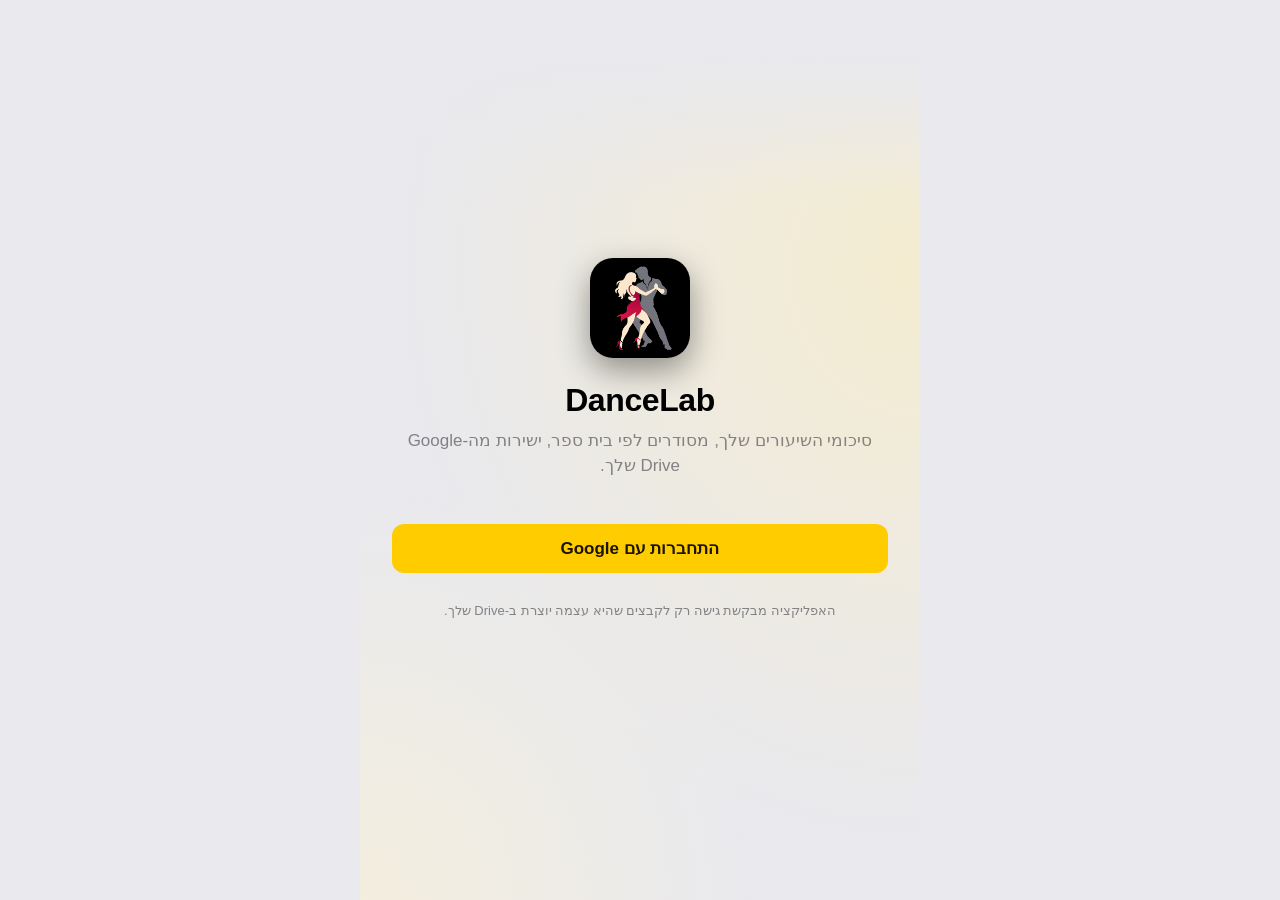
<file: index.html>
<!doctype html>
<html lang="he" dir="rtl">
<head>
<meta charset="utf-8">
<meta name="viewport" content="width=device-width, initial-scale=1, viewport-fit=cover">
<title>DanceLab</title>
<meta name="description" content="Organize, browse, and watch your dance lesson recap videos, stored in your own Google Drive.">
<link rel="manifest" href="./manifest.webmanifest">
<meta name="theme-color" content="#e9e9ee">
<meta name="color-scheme" content="light">
<script>document.documentElement.dataset.theme='light';try{var t=localStorage.getItem('bl_theme');if(t==='dark'||(t==='auto'&&matchMedia('(prefers-color-scheme: dark)').matches)){document.documentElement.dataset.theme='dark';document.querySelector('meta[name=theme-color]').content='#000000';document.querySelector('meta[name=color-scheme]').content='dark'}}catch(e){}</script>
<meta name="mobile-web-app-capable" content="yes">
<meta name="apple-mobile-web-app-capable" content="yes">
<meta name="apple-mobile-web-app-status-bar-style" content="default">
<meta name="apple-mobile-web-app-title" content="DanceLab">
<link rel="apple-touch-icon" href="./icons/apple-touch-icon.png?v=2.20.1">
<link rel="icon" type="image/png" sizes="192x192" href="./icons/icon-192.png?v=2.20.1">
<link rel="stylesheet" href="./styles.css?v=2.20.1">
</head>
<body>
<svg style="display:none" xmlns="http://www.w3.org/2000/svg">
  <symbol id="i-chev" viewBox="0 0 24 24"><path d="M9 5l7 7-7 7"/></symbol>
  <symbol id="i-gear" viewBox="0 0 24 24"><circle cx="12" cy="12" r="3"/><path d="M19.4 15a1.65 1.65 0 0 0 .33 1.82l.06.06a2 2 0 0 1 0 2.83 2 2 0 0 1-2.83 0l-.06-.06a1.65 1.65 0 0 0-1.82-.33 1.65 1.65 0 0 0-1 1.51V21a2 2 0 0 1-2 2 2 2 0 0 1-2-2v-.09A1.65 1.65 0 0 0 9 19.4a1.65 1.65 0 0 0-1.82.33l-.06.06a2 2 0 0 1-2.83 0 2 2 0 0 1 0-2.83l.06-.06a1.65 1.65 0 0 0 .33-1.82 1.65 1.65 0 0 0-1.51-1H3a2 2 0 0 1-2-2 2 2 0 0 1 2-2h.09A1.65 1.65 0 0 0 4.6 9a1.65 1.65 0 0 0-.33-1.82l-.06-.06a2 2 0 0 1 0-2.83 2 2 0 0 1 2.83 0l.06.06a1.65 1.65 0 0 0 1.82.33H9a1.65 1.65 0 0 0 1-1.51V3a2 2 0 0 1 2-2 2 2 0 0 1 2 2v.09a1.65 1.65 0 0 0 1 1.51 1.65 1.65 0 0 0 1.82-.33l.06-.06a2 2 0 0 1 2.83 0 2 2 0 0 1 0 2.83l-.06.06a1.65 1.65 0 0 0-.33 1.82V9a1.65 1.65 0 0 0 1.51 1H21a2 2 0 0 1 2 2 2 2 0 0 1-2 2h-.09a1.65 1.65 0 0 0-1.51 1z"/></symbol>
  <symbol id="i-plus" viewBox="0 0 24 24"><path d="M12 5v14M5 12h14"/></symbol>
  <symbol id="i-close" viewBox="0 0 24 24"><path d="M18 6L6 18M6 6l12 12"/></symbol>
  <symbol id="i-edit" viewBox="0 0 24 24"><path d="M17 3a2.828 2.828 0 1 1 4 4L7.5 21.5 2 23l1.5-5.5L17 3z"/></symbol>
  <symbol id="i-open" viewBox="0 0 24 24"><path d="M18 13v6a2 2 0 0 1-2 2H5a2 2 0 0 1-2-2V8a2 2 0 0 1 2-2h6M15 3h6v6M10 14L21 3"/></symbol>
  <symbol id="i-trash" viewBox="0 0 24 24"><path d="M3 6h18M19 6v14a2 2 0 0 1-2 2H7a2 2 0 0 1-2-2V6m3 0V4a2 2 0 0 1 2-2h4a2 2 0 0 1 2 2v2M10 11v6M14 11v6"/></symbol>
  <symbol id="i-mirror" viewBox="0 0 24 24"><path d="M12 3v18M8 7l-5 5 5 5M16 7l5 5-5 5"/></symbol>
  <symbol id="i-repeat" viewBox="0 0 24 24"><path d="M17 1l4 4-4 4M3 11V9a4 4 0 0 1 4-4h14M7 23l-4-4 4-4M21 13v2a4 4 0 0 1-4 4H3"/></symbol>
  <symbol id="i-fs" viewBox="0 0 24 24"><path d="M8 3H5a2 2 0 0 0-2 2v3m18 0V5a2 2 0 0 0-2-2h-3m0 18h3a2 2 0 0 0 2-2v-3M3 16v3a2 2 0 0 0 2 2h3"/></symbol>
  <symbol id="i-pip" viewBox="0 0 24 24"><rect x="2" y="4" width="20" height="16" rx="2"/><rect x="12" y="11" width="8" height="6" rx="1"/></symbol>
  <symbol id="i-play" viewBox="0 0 24 24"><path d="M7.5 4.6v14.8a1 1 0 0 0 1.52.85l11.9-7.4a1 1 0 0 0 0-1.7l-11.9-7.4A1 1 0 0 0 7.5 4.6z" fill="currentColor" stroke="none"/></symbol>
  <symbol id="i-pause" viewBox="0 0 24 24"><rect x="6" y="4" width="4.5" height="16" rx="1.2" fill="currentColor" stroke="none"/><rect x="13.5" y="4" width="4.5" height="16" rx="1.2" fill="currentColor" stroke="none"/></symbol>
  <symbol id="i-back5" viewBox="0 0 24 24"><path d="M8.25 6.5A7.5 7.5 0 1 1 4.95 10.43"/><path d="M8.25 2.6v3.9h3.85"/></symbol>
  <symbol id="i-fwd5" viewBox="0 0 24 24"><path d="M15.75 6.5A7.5 7.5 0 1 0 19.05 10.43"/><path d="M15.75 2.6v3.9H11.9"/></symbol>
  <symbol id="i-search" viewBox="0 0 24 24"><circle cx="11" cy="11" r="8"/><path d="M21 21l-4.35-4.35"/></symbol>
  <symbol id="i-sliders" viewBox="0 0 24 24"><path d="M4 6h8M16 6h4M4 12h2M10 12h10M4 18h10M18 18h2"/><circle cx="14" cy="6" r="2"/><circle cx="8" cy="12" r="2"/><circle cx="16" cy="18" r="2"/></symbol>
  <symbol id="i-lessons" viewBox="0 0 24 24"><rect x="2.5" y="4.5" width="19" height="15" rx="3"/><path d="M10 9l5 3-5 3z"/></symbol>
  <symbol id="i-cap" viewBox="0 0 24 24"><path d="M2 9.5L12 5l10 4.5L12 14 2 9.5z"/><path d="M6 11.4v4.3c0 1.5 2.7 2.8 6 2.8s6-1.3 6-2.8v-4.3M22 9.5v5"/></symbol>
  <symbol id="i-logout" viewBox="0 0 24 24"><path d="M9 21H5a2 2 0 0 1-2-2V5a2 2 0 0 1 2-2h4M16 17l5-5-5-5M21 12H9"/></symbol>
  <symbol id="i-refresh" viewBox="0 0 24 24"><path d="M23 4v6h-6M1 20v-6h6M3.51 9a9 9 0 0 1 14.85-3.36L23 10M1 14l4.64 4.36A9 9 0 0 0 20.49 15"/></symbol>
  <symbol id="i-check" viewBox="0 0 24 24"><path d="M20 6L9 17l-5-5"/></symbol>
  <symbol id="i-down" viewBox="0 0 24 24"><path d="M6 9l6 6 6-6"/></symbol>
  <symbol id="i-ai" viewBox="0 0 24 24"><path d="M12 3l1.8 5.2L19 10l-5.2 1.8L12 17l-1.8-5.2L5 10l5.2-1.8L12 3zM19 16l.8 2.2L22 19l-2.2.8L19 22l-.8-2.2L16 19l2.2-.8L19 16z"/></symbol>
  <symbol id="i-video" viewBox="0 0 24 24"><rect x="2.5" y="6" width="13.5" height="12" rx="2.5"/><path d="M16 10.5l5.5-3v9l-5.5-3z"/></symbol>
  <symbol id="i-audio" viewBox="0 0 24 24"><path d="M3 10v4M6.75 7v10M10.5 4v16M14.25 8v8M18 5.5v13M21.75 10v4"/></symbol>
  <symbol id="i-file" viewBox="0 0 24 24"><path d="M6 2.5h8l5 5v14H6zM14 2.5v5h5M9 13h6M9 17h6"/></symbol>
  <symbol id="i-link" viewBox="0 0 24 24"><path d="M10 14a4 4 0 0 0 5.7 0l3-3a4 4 0 0 0-5.7-5.7l-1 1M14 10a4 4 0 0 0-5.7 0l-3 3a4 4 0 0 0 5.7 5.7l1-1"/></symbol>
  <symbol id="i-camera" viewBox="0 0 24 24"><path d="M4 8h3l2-3h6l2 3h3v11H4z"/><circle cx="12" cy="13" r="3.5"/></symbol>
  <symbol id="i-photo" viewBox="0 0 24 24"><rect x="3" y="4" width="18" height="16" rx="2"/><path d="M3 16l5-5 4 4 3-3 6 6"/><circle cx="16" cy="9" r="1.5"/></symbol>
  <symbol id="i-share" viewBox="0 0 24 24"><path d="M4 12v7a1 1 0 0 0 1 1h14a1 1 0 0 0 1-1v-7M12 3v13M7 8l5-5 5 5"/></symbol>
  <symbol id="i-paste" viewBox="0 0 24 24"><path d="M9 4.5h6M9 4.5a1.5 1.5 0 0 1 1.5-1.5h3A1.5 1.5 0 0 1 15 4.5M9 4.5v2h6v-2M15 4.5h2a2 2 0 0 1 2 2v13a2 2 0 0 1-2 2H7a2 2 0 0 1-2-2v-13a2 2 0 0 1 2-2h2"/></symbol>
  <symbol id="i-notes" viewBox="0 0 24 24"><path d="M4 4h16M12 20V9M7 14l5-5 5 5"/></symbol>
  <symbol id="i-upload" viewBox="0 0 24 24"><path d="M16 16l-4-4-4 4M12 12v9M20.39 18.39A5 5 0 0 0 18 9h-1.26A8 8 0 1 0 3 16.3"/></symbol>
</svg>

<div class="app">

  <!-- SIGN IN -->
  <section class="screen" id="s-auth">
    <div class="auth">
      <img class="logo" src="./icons/icon-192.png?v=2.20.1" alt="">
      <h1>DanceLab</h1>
      <p class="sub" data-t="tagline"></p>
      <button class="primary" id="btn-signin" data-t="signin"></button>
      <p class="hint" id="auth-hint" data-t="signinHint"></p>
      <div class="setup" id="setup" hidden>
        <h3 data-t="setupTitle"></h3>
        <p data-t="setupBody"></p>
        <ol>
          <li data-t="setupStep1"></li>
          <li data-t="setupStep2"></li>
          <li><span data-t="setupStep3"></span><br><span data-t="origin"></span>: <code id="setup-origin"></code><br><span data-t="redirect"></span>: <code id="setup-redirect"></code></li>
        </ol>
        <div class="input"><input id="setup-client" autocapitalize="off" autocorrect="off" spellcheck="false" data-ph="pasteClient"></div>
        <button class="primary" id="btn-save-client" data-t="saveSignin"></button>
      </div>
    </div>
  </section>

  <!-- LIBRARY -->
  <section class="screen" id="s-library">
    <div class="topbar" id="topbar">
      <div class="searchwrap"><button class="fbtn" id="btn-add" data-aria="add"><svg class="i"><use href="#i-plus"/></svg></button><div class="search"><svg class="i"><use href="#i-search"/></svg><input id="search" type="search" autocomplete="off" aria-label="search" data-ph="search"></div><button class="fbtn" id="btn-filter" data-aria="filter"><svg class="i"><use href="#i-sliders"/></svg></button></div>
      <div class="actf" id="flt-active" hidden></div>
    </div>
    <div class="scroll" id="list"></div>
  </section>

  <!-- LESSON -->
  <section class="screen" id="s-detail">
    <button class="back ib" id="btn-back" data-aria="back"><svg class="i"><use href="#i-chev"/></svg></button>
    <div class="topctl" id="topctl">
      <button class="tb2" id="btn-loop" data-aria="repeat"><svg class="i"><use href="#i-repeat"/></svg><span class="bd" id="loop-bd">A</span></button>
      <button class="tb2" id="btn-mirror" data-aria="mirror"><svg class="i"><use href="#i-mirror"/></svg></button>
      <div class="speedwrap"><button class="tb2 speed" id="btn-speed" data-aria="speed">1×</button><div class="menu" id="speed-menu" hidden></div></div>
      <button class="tb2" id="btn-pip" data-aria="pip"><svg class="i"><use href="#i-pip"/></svg></button>
      <button class="tb2" id="btn-fs" data-aria="fullscreen"><svg class="i"><use href="#i-fs"/></svg></button>
    </div>
    <div class="player" id="player">
      <video id="video" playsinline preload="auto"></video>
      <div class="audioart" id="audioart"><svg class="i"><use href="#i-audio"/></svg></div>
      <div class="center" id="center">
        <button class="skip" id="btn-back5" data-aria="back5"><svg class="i"><use href="#i-back5"/></svg><b>5</b></button>
        <button class="bigplay" id="bigplay" data-aria="play"><svg class="i" id="playicon"><use href="#i-play"/></svg></button>
        <button class="skip" id="btn-fwd5" data-aria="fwd5"><svg class="i"><use href="#i-fwd5"/></svg><b>5</b></button>
      </div>
      <div class="vload" id="vload" hidden></div>
      <div class="pctl">
        <span class="time" id="time">0:00 / 0:00</span>
        <div class="scrub" id="scrub"><div class="track"></div><div class="ab" id="ab" hidden></div><div class="fill" id="fill"></div><div class="mk" id="mkA" data-l="A" hidden></div><div class="mk" id="mkB" data-l="B" hidden></div><div class="knob" id="knob"></div></div>
      </div>
    </div>
    <button class="mstrip" id="ministrip" hidden><span class="mt"><b id="ms-title"></b><span class="ms" id="ms-sub"></span></span><span class="msplay" id="ms-play"><svg class="i" id="ms-icon"><use href="#i-play"/></svg></span><i class="msbar" id="ms-bar"></i></button>
    <div class="scroll plain" id="detail-scroll">
      <div class="actrow">
        <button class="ib" id="btn-edit" data-aria="edit"><svg class="i"><use href="#i-edit"/></svg></button>
        <a class="ib" id="btn-drive" href="#" target="_blank" rel="noopener" data-aria="drive"><svg class="i"><use href="#i-open"/></svg></a>
        <button class="ib" id="detail-delete" data-aria="delete"><svg class="i"><use href="#i-trash"/></svg></button>
        <button class="ib" id="btn-notes" data-aria="notes"><svg class="i"><use href="#i-notes"/></svg></button>
      </div>
      <div id="detail-body"></div>
    </div>
  </section>

  <!-- ADD / EDIT -->
  <section class="screen" id="s-add">
    <div class="top row compact"><button class="ib round" id="btn-cancel" data-aria="close"><svg class="i"><use href="#i-close"/></svg></button></div>
    <div class="scroll plain">
      <div class="form">
        <label class="pick2" id="pickrow" for="f-file"><input type="file" id="f-file" class="vh" accept="video/*,audio/*,.mov,.mp4,.m4v,.webm,.m4a,.mp3,.wav,.aac,.caf,.aiff,.aif,.ogg,.oga,.opus,.flac,.amr"><span class="icons"><svg class="i"><use href="#i-video"/></svg><svg class="i"><use href="#i-audio"/></svg></span><span data-t="pickVideo"></span></label>
        <label class="pick" id="pick" for="f-file" hidden><div class="txt"></div></label>
        <button class="aibig" id="btn-ai" data-aria="ai" hidden><svg class="i"><use href="#i-ai"/></svg><span id="ai-hint" data-t="aiIdle"></span></button>

        <div class="field"><label data-t="style"></label>
          <div class="seg wrap" id="f-style"></div>
          <div class="input" id="f-style-new-wrap" hidden><input id="f-style-new" data-ph="styleName" autocomplete="off"></div></div>

        <div class="field"><label data-t="lessonType"></label>
          <div class="seg" id="f-type">
            <button type="button" class="on" data-type="group" data-t="groupLesson"></button>
            <button type="button" data-type="private" data-t="privateLesson"></button>
          </div></div>

        <div class="field"><label id="f-source-label" for="f-source"></label>
          <button type="button" class="input pickbtn" id="f-source"><span class="v" id="f-source-v"></span><svg class="i"><use href="#i-down"/></svg></button>
          <div class="input" id="f-new-wrap" hidden><input id="f-new" data-ph="name" autocomplete="off"></div>
          <div class="hint" id="f-source-hint"></div></div>

        <div class="field"><label for="f-date" data-t="date"></label>
          <div class="input"><input type="date" id="f-date"></div></div>

        <div class="field two">
          <div><label class="lbl" for="f-level" data-t="level"></label><div class="input"><input id="f-level" data-ph="levelPh" autocomplete="off" maxlength="40"></div></div>
          <div><label class="lbl" for="f-lessonno" data-t="lessonNo"></label><div class="input"><input id="f-lessonno" type="number" inputmode="numeric" min="1" step="1" data-ph="lessonNoPh" autocomplete="off"></div></div>
        </div>

        <div class="field"><label for="f-title" data-t="title"></label>
          <div class="input"><input id="f-title" autocomplete="off"></div></div>

        <div class="field"><label for="f-desc" data-t="desc"></label>
          <div class="input"><textarea id="f-desc"></textarea></div></div>

        <div class="field"><label data-t="tagsLabel"></label>
          <div class="tagpick" id="f-tags"></div></div>

        <div class="field" id="f-chapters-wrap" hidden><label data-t="figures"></label>
          <div id="f-chapters"></div></div>

        <div class="field"><label for="f-note" data-t="notesOptional"></label>
          <div class="input"><textarea id="f-note"></textarea></div></div>

        <div class="field" id="f-att-wrap" hidden><label data-t="attachments"></label>
          <div class="strip" id="f-att"></div></div>

        <button class="primary" id="btn-save"></button>
        <div class="progress" id="prog"><i></i></div>
        <div class="hint" id="prog-hint"></div>
        <div class="dangerrow" id="delete-row" hidden>
          <button class="ib danger" id="btn-delete" data-aria="delete"><svg class="i"><use href="#i-trash"/></svg></button>
          <span class="hint" id="delete-hint"></span>
        </div>
      </div>
    </div>
  </section>

  <!-- SCHOOLS -->
  <section class="screen" id="s-schools">
    <div class="top"><h1 data-t="schools"></h1><div class="sub" data-t="schoolsSub"></div></div>
    <div class="scroll" id="schools"></div>
  </section>

  <!-- SETTINGS -->
  <section class="screen" id="s-settings">
    <div class="top"><h1 data-t="settings"></h1><div class="sub" id="set-sub"></div></div>
    <div class="scroll" id="settings-body"></div>
  </section>

  <input type="file" id="att-camera" class="vh" accept="image/*" capture="environment" tabindex="-1">
  <input type="file" id="att-photo" class="vh" accept="image/*" tabindex="-1">
  <input type="file" id="att-file" class="vh" tabindex="-1">
  <div class="viewer" id="viewer" hidden>
    <div class="vtop"><button class="ib" id="vw-close" data-aria="close"><svg class="i"><use href="#i-close"/></svg></button><span class="vn" id="vw-count"></span><a class="ib" id="vw-drive" href="#" target="_blank" rel="noopener" data-aria="drive"><svg class="i"><use href="#i-open"/></svg></a></div>
    <div class="vimg" id="vw-img"><img id="vw-pic" alt=""><div class="vload" id="vw-load" hidden></div></div>
    <div class="vbot"><button class="ib danger" id="vw-delete" data-aria="delete"><svg class="i"><use href="#i-trash"/></svg></button><span class="vn" id="vw-name"></span><button class="ib" id="vw-share" data-aria="share"><svg class="i"><use href="#i-share"/></svg></button></div>
  </div>
  <div class="sheetwrap" id="sheet" hidden><div class="dim" id="sheet-dim"></div><div class="sheet" role="dialog"><div class="grab"></div><h4><button id="sheet-reset" data-t="reset"></button><span id="sheet-title"></span><button id="sheet-done" data-t="done"></button></h4><div id="sheet-body"></div></div></div>

  <div class="toast" id="toast" role="status"></div>

  <nav class="tabbar" id="tabbar">
    <button class="tab on" data-go="library"><svg class="i"><use href="#i-lessons"/></svg><span data-t="library"></span></button>
    <button class="tab" data-go="schools"><svg class="i"><use href="#i-cap"/></svg><span data-t="schools"></span></button>
    <button class="tab" data-go="settings"><svg class="i"><use href="#i-gear"/></svg><span data-t="settings"></span></button>
  </nav>
</div>
<script src="./config.js?v=2.20.1"></script>
<script src="./gemini.js?v=2.20.1"></script>
<script src="./app.js?v=2.20.1"></script>
</body>
</html>
</file>
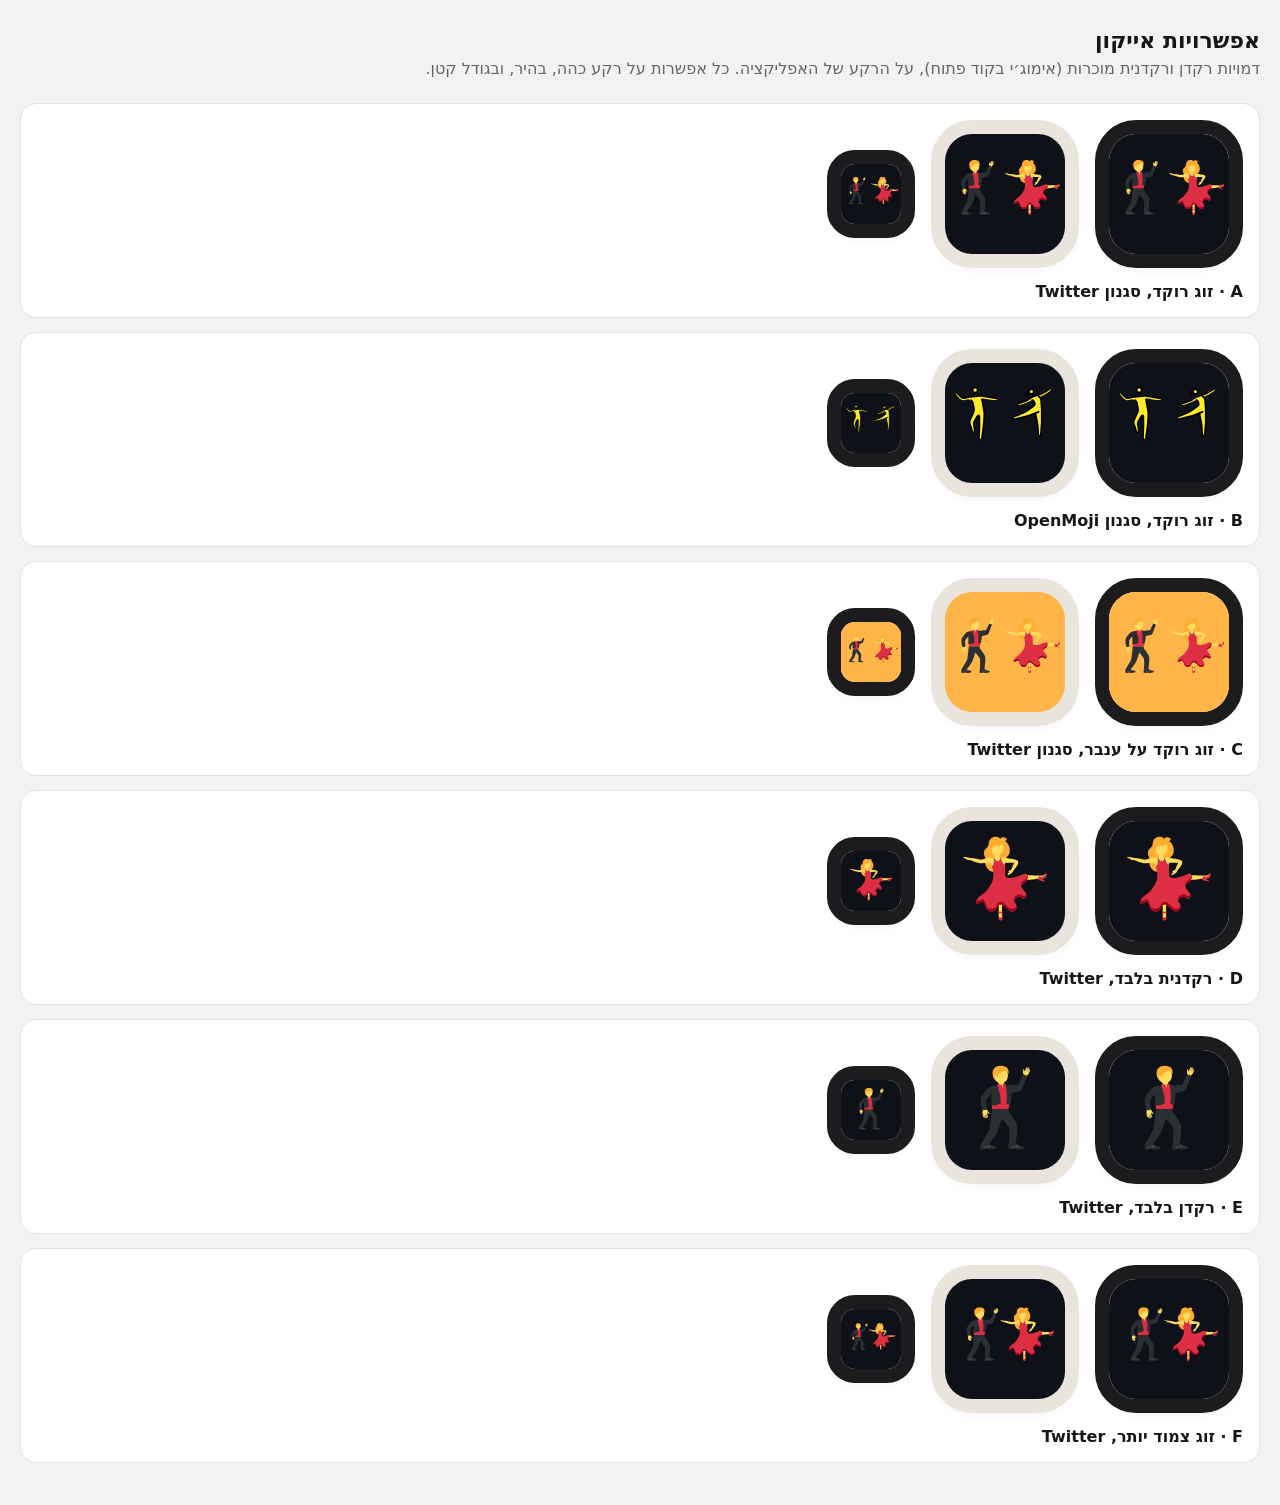
<file: mockup/icons/index.html>
<!doctype html><html lang="he" dir="rtl"><head><meta charset="utf-8"><meta name="viewport" content="width=device-width, initial-scale=1"><title>אפשרויות אייקון</title>
<style>body{margin:0;background:#f2f2f0;font-family:-apple-system,system-ui,sans-serif;color:#161616;padding:28px 20px}h1{font-size:22px;margin:0 0 4px}p{color:#666;margin:0 0 22px;line-height:1.5}
.opt{background:#fff;border:1px solid #e3e3df;border-radius:16px;padding:16px;margin-bottom:14px}.row{display:flex;gap:16px;align-items:center;flex-wrap:wrap}
.ios{width:120px;height:120px;border-radius:27px;overflow:hidden;box-shadow:0 6px 18px rgba(0,0,0,.18);margin:14px;position:relative;direction:ltr}.ios.small{width:60px;height:60px;border-radius:14px}
.ico{position:absolute;left:0;top:0;transform-origin:0 0;width:512px;height:512px;transform:scale(0.234375)}.ios.small .ico{transform:scale(0.1171875)}
.dark{outline:14px solid #1c1c1e}.light{outline:14px solid #e9e4dc}b{display:block;margin-top:14px;font-size:16px}</style></head><body>
<h1>אפשרויות אייקון</h1><p>דמויות רקדן ורקדנית מוכרות (אימוג׳י בקוד פתוח), על הרקע של האפליקציה. כל אפשרות על רקע כהה, בהיר, ובגודל קטן.</p><div class="opt"><div class="row"><div class="ios dark"><div class="ico" style="background:#0e1218"><img src="src/tw-man.svg" style="position:absolute;left:20px;top:110px;width:236px;height:236px"><img src="src/tw-woman.svg" style="position:absolute;left:256px;top:110px;width:236px;height:236px"></div></div><div class="ios light"><div class="ico" style="background:#0e1218"><img src="src/tw-man.svg" style="position:absolute;left:20px;top:110px;width:236px;height:236px"><img src="src/tw-woman.svg" style="position:absolute;left:256px;top:110px;width:236px;height:236px"></div></div><div class="ios small dark"><div class="ico" style="background:#0e1218"><img src="src/tw-man.svg" style="position:absolute;left:20px;top:110px;width:236px;height:236px"><img src="src/tw-woman.svg" style="position:absolute;left:256px;top:110px;width:236px;height:236px"></div></div></div><b>A · זוג רוקד, סגנון Twitter</b></div><div class="opt"><div class="row"><div class="ios dark"><div class="ico" style="background:#0e1218"><img src="src/om-man.svg" style="position:absolute;left:6px;top:86px;width:260px;height:260px"><img src="src/om-woman.svg" style="position:absolute;left:246px;top:86px;width:260px;height:260px"></div></div><div class="ios light"><div class="ico" style="background:#0e1218"><img src="src/om-man.svg" style="position:absolute;left:6px;top:86px;width:260px;height:260px"><img src="src/om-woman.svg" style="position:absolute;left:246px;top:86px;width:260px;height:260px"></div></div><div class="ios small dark"><div class="ico" style="background:#0e1218"><img src="src/om-man.svg" style="position:absolute;left:6px;top:86px;width:260px;height:260px"><img src="src/om-woman.svg" style="position:absolute;left:246px;top:86px;width:260px;height:260px"></div></div></div><b>B · זוג רוקד, סגנון OpenMoji</b></div><div class="opt"><div class="row"><div class="ios dark"><div class="ico" style="background:#ffb547"><img src="src/tw-man.svg" style="position:absolute;left:20px;top:110px;width:236px;height:236px"><img src="src/tw-woman.svg" style="position:absolute;left:256px;top:110px;width:236px;height:236px"></div></div><div class="ios light"><div class="ico" style="background:#ffb547"><img src="src/tw-man.svg" style="position:absolute;left:20px;top:110px;width:236px;height:236px"><img src="src/tw-woman.svg" style="position:absolute;left:256px;top:110px;width:236px;height:236px"></div></div><div class="ios small dark"><div class="ico" style="background:#ffb547"><img src="src/tw-man.svg" style="position:absolute;left:20px;top:110px;width:236px;height:236px"><img src="src/tw-woman.svg" style="position:absolute;left:256px;top:110px;width:236px;height:236px"></div></div></div><b>C · זוג רוקד על ענבר, סגנון Twitter</b></div><div class="opt"><div class="row"><div class="ios dark"><div class="ico" style="background:#0e1218"><img src="src/tw-woman.svg" style="position:absolute;left:76px;top:66px;width:360px;height:360px"></div></div><div class="ios light"><div class="ico" style="background:#0e1218"><img src="src/tw-woman.svg" style="position:absolute;left:76px;top:66px;width:360px;height:360px"></div></div><div class="ios small dark"><div class="ico" style="background:#0e1218"><img src="src/tw-woman.svg" style="position:absolute;left:76px;top:66px;width:360px;height:360px"></div></div></div><b>D · רקדנית בלבד, Twitter</b></div><div class="opt"><div class="row"><div class="ios dark"><div class="ico" style="background:#0e1218"><img src="src/tw-man.svg" style="position:absolute;left:76px;top:66px;width:360px;height:360px"></div></div><div class="ios light"><div class="ico" style="background:#0e1218"><img src="src/tw-man.svg" style="position:absolute;left:76px;top:66px;width:360px;height:360px"></div></div><div class="ios small dark"><div class="ico" style="background:#0e1218"><img src="src/tw-man.svg" style="position:absolute;left:76px;top:66px;width:360px;height:360px"></div></div></div><b>E · רקדן בלבד, Twitter</b></div><div class="opt"><div class="row"><div class="ios dark"><div class="ico" style="background:#0e1218"><img src="src/tw-man.svg" style="position:absolute;left:44px;top:120px;width:230px;height:230px"><img src="src/tw-woman.svg" style="position:absolute;left:236px;top:120px;width:230px;height:230px"></div></div><div class="ios light"><div class="ico" style="background:#0e1218"><img src="src/tw-man.svg" style="position:absolute;left:44px;top:120px;width:230px;height:230px"><img src="src/tw-woman.svg" style="position:absolute;left:236px;top:120px;width:230px;height:230px"></div></div><div class="ios small dark"><div class="ico" style="background:#0e1218"><img src="src/tw-man.svg" style="position:absolute;left:44px;top:120px;width:230px;height:230px"><img src="src/tw-woman.svg" style="position:absolute;left:236px;top:120px;width:230px;height:230px"></div></div></div><b>F · זוג צמוד יותר, Twitter</b></div></body></html>
</file>
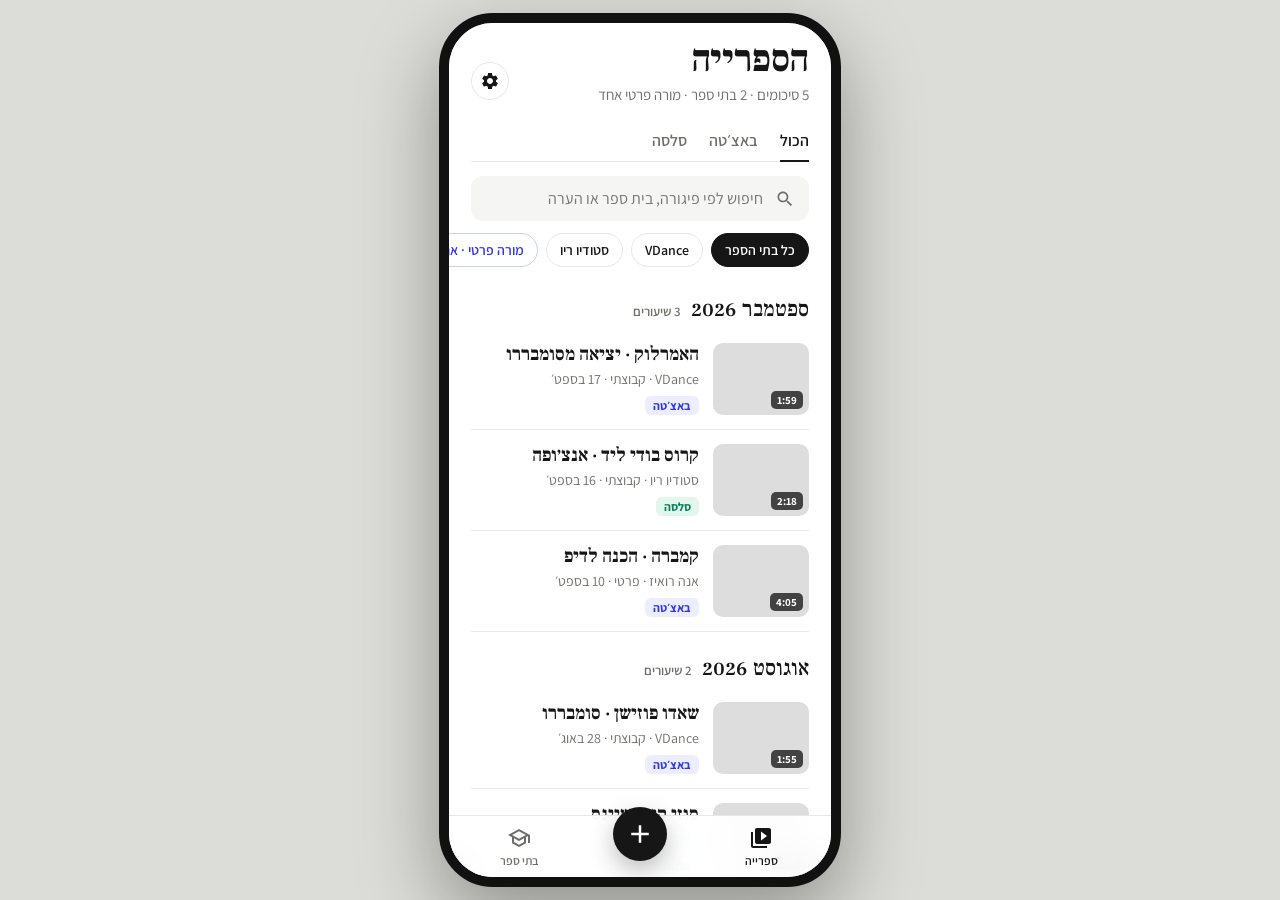
<file: mockup/v2-a/index.html>
<!doctype html>
<html lang="he" dir="rtl">
<head>
<meta charset="utf-8">
<meta name="viewport" content="width=device-width, initial-scale=1, viewport-fit=cover">
<title>אופציה א׳ · יומן הסטודיו</title>
<link rel="preconnect" href="https://fonts.googleapis.com">
<link href="https://fonts.googleapis.com/css2?family=Frank+Ruhl+Libre:wght@400;500;700;900&family=Assistant:wght@400;600;700&display=swap" rel="stylesheet">
<style>
:root{--bg:#fff;--bg2:#f5f5f3;--ink:#161616;--muted:#6f6f6a;--line:#e7e7e3;--accent:#2f36ea;--accent-soft:#eceeff;--sat:env(safe-area-inset-top,0px);--sab:env(safe-area-inset-bottom,0px);--serif:"Frank Ruhl Libre",Georgia,serif;--sans:"Assistant",-apple-system,system-ui,sans-serif}
*{box-sizing:border-box}
html,body{margin:0;height:100%;overflow:hidden;background:#dcdcd8;font-family:var(--sans);color:var(--ink);-webkit-text-size-adjust:100%}
body{position:fixed;inset:0}
button{font:inherit;color:inherit;background:none;border:0;padding:0;cursor:pointer}
input,select,textarea{font:inherit;font-size:16px}
.stage{position:absolute;inset:0;display:flex;align-items:center;justify-content:center}
.phone{position:relative;width:402px;height:874px;background:var(--bg);border-radius:54px;border:10px solid #111;overflow:hidden;box-shadow:0 30px 80px rgba(0,0,0,.35)}
@media (max-width:700px){.phone{width:100%;height:100%;border:0;border-radius:0;box-shadow:none}}
.screen{position:absolute;inset:0;display:none;flex-direction:column;background:var(--bg)}
.screen.active{display:flex}
.top{padding:max(18px,calc(var(--sat) + 6px)) 22px 0;flex:none}
.brand{display:flex;justify-content:space-between;align-items:flex-end}
h1{font-family:var(--serif);font-weight:700;font-size:38px;line-height:1;margin:0;letter-spacing:-.01em}
.count{font-size:15px;color:var(--muted);margin-top:6px}
.gear{width:38px;height:38px;border-radius:50%;border:1px solid var(--line);display:grid;place-items:center;font-size:17px;margin-bottom:4px}
.tabs{display:flex;gap:22px;margin-top:18px;border-bottom:1px solid var(--line)}
.tab{padding:8px 0 10px;font-weight:600;font-size:16px;color:var(--muted);position:relative}
.tab.on{color:var(--ink)}
.tab.on:after{content:"";position:absolute;inset-inline:0;bottom:-1px;height:2px;background:var(--ink)}
.search{margin:14px 22px 0;display:flex;gap:10px;align-items:center;background:var(--bg2);border-radius:12px;padding:11px 14px;color:var(--muted)}
.search input{border:0;outline:0;background:transparent;flex:1;color:var(--ink);min-width:0}
.chips{display:flex;gap:8px;overflow-x:auto;padding:12px 22px 2px;scrollbar-width:none;flex:none}
.chips::-webkit-scrollbar{display:none}
.chip{flex:none;padding:7px 13px;border-radius:999px;border:1px solid var(--line);font-size:14px;font-weight:600;color:var(--ink)}
.chip.on{background:var(--ink);color:#fff;border-color:var(--ink)}
.chip.teacher{color:var(--accent);border-color:#c9ccf7}
.chip.teacher.on{background:var(--accent);border-color:var(--accent);color:#fff}
.list{flex:1;overflow-y:auto;padding:4px 22px calc(90px + var(--sab));-webkit-overflow-scrolling:touch}
.month{font-family:var(--serif);font-size:22px;font-weight:500;margin:22px 0 6px;display:flex;align-items:baseline;gap:10px}
.month small{font-family:var(--sans);font-size:13px;color:var(--muted);font-weight:600}
.row{display:flex;gap:14px;padding:14px 0;border-bottom:1px solid var(--line);align-items:center}
.row:last-child{border-bottom:0}
.th{width:96px;height:72px;border-radius:10px;flex:none;background:#ddd center/cover no-repeat;position:relative;overflow:hidden}
.th .dur{position:absolute;bottom:6px;inset-inline-end:6px;background:rgba(0,0,0,.7);color:#fff;font-size:11px;font-weight:700;padding:2px 6px;border-radius:5px;direction:ltr}
.rt{flex:1;min-width:0}
.rt .ttl{font-family:var(--serif);font-size:19px;font-weight:700;line-height:1.2}
.rt .meta{font-size:14px;color:var(--muted);margin-top:4px}
.rt .style{display:inline-block;font-size:12px;font-weight:700;color:var(--accent);background:var(--accent-soft);padding:2px 8px;border-radius:6px;margin-top:8px}
.rt .style.salsa{color:#0a7d5a;background:#e3f6ee}
.tabbar{position:absolute;inset-inline:0;bottom:0;height:calc(62px + var(--sab));padding-bottom:var(--sab);border-top:1px solid var(--line);background:rgba(255,255,255,.94);backdrop-filter:blur(14px);-webkit-backdrop-filter:blur(14px);display:flex;justify-content:space-around;align-items:center}
.tb{display:flex;flex-direction:column;align-items:center;gap:3px;font-size:12px;font-weight:600;color:var(--muted);width:90px}
.tb.on{color:var(--ink)}
.tb .ic{width:22px;height:22px;border:2px solid currentColor;border-radius:6px}
.fab{width:54px;height:54px;border-radius:50%;background:var(--ink);color:#fff;font-size:30px;display:grid;place-items:center;margin-top:-26px;box-shadow:0 10px 24px rgba(0,0,0,.25)}
/* lesson */
.back{position:absolute;inset-inline-start:14px;top:max(12px,calc(var(--sat) + 6px));z-index:3;background:rgba(0,0,0,.5);color:#fff;border-radius:999px;padding:7px 12px;font-size:14px;font-weight:600}
.player{position:relative;background:#000;padding-top:var(--sat);flex:none;direction:ltr}
.player video{display:block;width:100%;aspect-ratio:16/9;max-height:46vh;object-fit:contain;background:#000;transition:transform .2s}
.player video.mirror{transform:scaleX(-1)}
.bigplay{position:absolute;left:50%;top:50%;transform:translate(-50%,-50%);width:64px;height:64px;border-radius:50%;background:rgba(255,255,255,.92)}
.bigplay:after{content:"";position:absolute;left:25px;top:19px;border-left:20px solid #111;border-top:13px solid transparent;border-bottom:13px solid transparent}
.bigplay.hide{display:none}
.pctl{position:absolute;left:0;right:0;bottom:0;padding:26px 14px 10px;background:linear-gradient(transparent,rgba(0,0,0,.65));color:#fff}
.scrub{position:relative;height:22px;display:flex;align-items:center;cursor:pointer}
.scrub .track{position:absolute;left:0;right:0;height:4px;border-radius:2px;background:rgba(255,255,255,.35)}
.scrub .fill{position:absolute;left:0;height:4px;border-radius:2px;background:#fff;width:0}
.scrub .knob{position:absolute;width:14px;height:14px;border-radius:50%;background:#fff;margin-left:-7px;left:0;box-shadow:0 1px 4px rgba(0,0,0,.4)}
.scrub .mk{position:absolute;top:1px;width:2px;height:20px;background:#ffd166;margin-left:-1px}
.scrub .mk:after{content:attr(data-l);position:absolute;top:-16px;left:-4px;font-size:10px;font-weight:700;color:#ffd166}
.scrub .ab{position:absolute;height:4px;background:rgba(255,209,102,.55)}
.prow{display:flex;justify-content:space-between;align-items:center;margin-top:4px}
.time{font-size:12px;font-variant-numeric:tabular-nums;opacity:.9}
.pbtns{display:flex;gap:6px}
.pb{padding:6px 10px;border-radius:8px;background:rgba(255,255,255,.14);font-size:12px;font-weight:700;color:#fff;font-family:var(--sans)}
.pb.on{background:#fff;color:#111}
.body{flex:1;overflow-y:auto;padding:0 22px calc(28px + var(--sab));-webkit-overflow-scrolling:touch}
.tools{display:flex;gap:8px;padding:14px 0 0;align-items:center}
.seg{display:flex;background:var(--bg2);border-radius:10px;padding:3px;direction:ltr}
.seg button{padding:7px 10px;border-radius:8px;font-size:13px;font-weight:700;color:var(--muted)}
.seg button.on{background:#fff;color:var(--ink);box-shadow:0 1px 3px rgba(0,0,0,.1)}
.tool{padding:9px 12px;border-radius:10px;border:1px solid var(--line);font-size:13px;font-weight:700}
.tool.on{background:var(--ink);color:#fff;border-color:var(--ink)}
.abbox{margin-top:12px;border:1px solid var(--line);border-radius:14px;padding:12px 14px;display:flex;justify-content:space-between;align-items:center;gap:12px}
.abbox.active{border-color:#e6c458;background:#fff9e6}
.abbox .t{font-weight:700;font-size:15px}
.abbox .h{font-size:13px;color:var(--muted);margin-top:2px}
.abbox button{flex:none;background:var(--ink);color:#fff;border-radius:10px;padding:9px 14px;font-weight:700;font-size:14px}
.abbox.active button{background:#8a6a00}
.ttl2{font-family:var(--serif);font-size:26px;font-weight:700;line-height:1.15;margin:22px 0 4px}
.meta2{color:var(--muted);font-size:15px;display:flex;gap:8px;align-items:center;flex-wrap:wrap}
.meta2 .edit{margin-inline-start:auto;color:var(--accent);font-weight:700}
h3{font-family:var(--serif);font-size:19px;font-weight:500;margin:24px 0 8px}
.fig{display:flex;justify-content:space-between;align-items:center;padding:12px 0;border-bottom:1px solid var(--line);font-size:16px}
.fig .tm{font-variant-numeric:tabular-nums;color:var(--accent);font-weight:700;direction:ltr}
.fig.add{color:var(--muted);border-bottom:0;padding-top:10px}
.note{font-size:16px;line-height:1.6;color:#333}
/* add */
.form{flex:1;overflow-y:auto;padding:0 22px calc(28px + var(--sab))}
.pick{margin-top:14px;border:1.5px dashed #cfcfca;border-radius:14px;height:120px;display:grid;place-items:center;text-align:center;color:var(--muted);font-size:15px}
.pick b{display:block;color:var(--ink);font-size:16px;margin-bottom:2px}
label.f{display:block;margin-top:16px;font-size:13px;font-weight:700;color:var(--muted)}
.in{margin-top:6px;background:var(--bg2);border-radius:12px;padding:12px 14px;display:flex;align-items:center;gap:8px}
.in input,.in select,.in textarea{border:0;outline:0;background:transparent;flex:1;min-width:0;color:var(--ink);-webkit-appearance:none;appearance:none}
.in textarea{height:64px;resize:none}
.segw{margin-top:6px;display:flex;background:var(--bg2);border-radius:12px;padding:4px}
.segw button{flex:1;padding:9px;border-radius:9px;font-weight:700;color:var(--muted)}
.segw button.on{background:#fff;color:var(--ink);box-shadow:0 1px 3px rgba(0,0,0,.08)}
.primary{margin-top:22px;width:100%;background:var(--accent);color:#fff;border-radius:14px;padding:15px;font-size:17px;font-weight:700}
.close{position:absolute;inset-inline-end:16px;top:max(16px,calc(var(--sat) + 8px));width:36px;height:36px;border-radius:50%;background:var(--bg2);font-size:16px;display:grid;place-items:center}
.toast{position:absolute;inset-inline:22px;bottom:calc(84px + var(--sab));background:var(--ink);color:#fff;padding:12px 14px;border-radius:12px;font-size:14px;opacity:0;transform:translateY(8px);transition:.2s;pointer-events:none;z-index:9}
.toast.show{opacity:1;transform:none}
.i{display:block}
.ib{width:40px;height:40px;border-radius:12px;display:grid;place-items:center;position:relative}
.ib .bd{position:absolute;top:-4px;inset-inline-end:-4px;font-size:10px;font-weight:800;padding:1px 5px;border-radius:6px;background:#ffd166;color:#111;line-height:1.3}
.pb{width:36px;height:36px;padding:0;display:grid;place-items:center;border-radius:10px}
.hint{font-size:13px;line-height:1.5;margin-top:10px}
.tb .i{width:24px;height:24px}
.gear{padding:0}
</style>
</head>
<body>
<div class="stage"><div class="phone">

<!-- LIBRARY -->
<section class="screen active" id="s-lib">
  <div class="top">
    <div class="brand"><div><h1>הספרייה</h1><div class="count" id="count"></div></div><button class="gear" aria-label="הגדרות"><svg class="i" width="20" height="20" viewBox="0 0 24 24" aria-hidden="true"><path fill="currentColor" d="M19.14 12.94c.04-.3.06-.61.06-.94 0-.32-.02-.64-.07-.94l2.03-1.58c.18-.14.23-.41.12-.61l-1.92-3.32c-.12-.22-.37-.29-.59-.22l-2.39.96c-.5-.38-1.03-.7-1.62-.94l-.36-2.54c-.04-.24-.24-.41-.48-.41h-3.84c-.24 0-.43.17-.47.41l-.36 2.54c-.59.24-1.13.57-1.62.94l-2.39-.96c-.22-.08-.47 0-.59.22L2.74 8.87c-.12.21-.08.47.12.61l2.03 1.58c-.05.3-.09.63-.09.94s.02.64.07.94l-2.03 1.58c-.18.14-.23.41-.12.61l1.92 3.32c.12.22.37.29.59.22l2.39-.96c.5.38 1.03.7 1.62.94l.36 2.54c.05.24.24.41.48.41h3.84c.24 0 .44-.17.47-.41l.36-2.54c.59-.24 1.13-.56 1.62-.94l2.39.96c.22.08.47 0 .59-.22l1.92-3.32c.12-.22.07-.47-.12-.61l-2.01-1.58zM12 15.6c-1.98 0-3.6-1.62-3.6-3.6s1.62-3.6 3.6-3.6 3.6 1.62 3.6 3.6-1.62 3.6-3.6 3.6z"/></svg></button></div>
    <div class="tabs" id="styles"></div>
  </div>
  <div class="search"><svg class="i" width="20" height="20" viewBox="0 0 24 24" aria-hidden="true"><path fill="currentColor" d="M15.5 14h-.79l-.28-.27C15.41 12.59 16 11.11 16 9.5 16 5.91 13.09 3 9.5 3S3 5.91 3 9.5 5.91 16 9.5 16c1.61 0 3.09-.59 4.23-1.57l.27.28v.79l5 4.99L20.49 19l-4.99-5zm-6 0C7.01 14 5 11.99 5 9.5S7.01 5 9.5 5 14 7.01 14 9.5 11.99 14 9.5 14z"/></svg><input placeholder="חיפוש לפי פיגורה, בית ספר או הערה"></div>
  <div class="chips" id="chips"></div>
  <div class="list" id="list"></div>
</section>

<!-- LESSON -->
<section class="screen" id="s-les">
  <button class="back ib" id="back" aria-label="חזרה"><svg class="i" width="24" height="24" viewBox="0 0 24 24" aria-hidden="true"><path fill="currentColor" d="M10 6L8.59 7.41 13.17 12l-4.58 4.59L10 18l6-6z"/></svg></button>
  <div class="player" id="player">
    <video id="video" playsinline preload="metadata" src="https://test-videos.co.uk/vids/bigbuckbunny/mp4/h264/360/Big_Buck_Bunny_360_10s_1MB.mp4"></video>
    <button class="bigplay" id="bigplay" aria-label="נגן"></button>
    <div class="pctl">
      <div class="scrub" id="scrub"><div class="track"></div><div class="ab" id="ab" hidden></div><div class="fill" id="fill"></div><div class="mk" id="mkA" data-l="A" hidden></div><div class="mk" id="mkB" data-l="B" hidden></div><div class="knob" id="knob"></div></div>
      <div class="prow"><span class="time" id="time">0:00 / 0:00</span>
        <div class="pbtns"><button class="pb" id="pip" aria-label="תמונה בתוך תמונה"><svg class="i" width="20" height="20" viewBox="0 0 24 24" aria-hidden="true"><path fill="currentColor" d="M19 11h-8v6h8v-6zm4 8V4.98C23 3.88 22.1 3 21 3H3c-1.1 0-2 .88-2 1.98V19c0 1.1.9 2 2 2h18c1.1 0 2-.9 2-2zm-2 .02H3V4.97h18v14.05z"/></svg></button><button class="pb" id="fs" aria-label="מסך מלא"><svg class="i" width="22" height="22" viewBox="0 0 24 24" aria-hidden="true"><path fill="currentColor" d="M7 14H5v5h5v-2H7v-3zm-2-4h2V7h3V5H5v5zm12 7h-3v2h5v-5h-2v3zM14 5v2h3v3h2V5h-5z"/></svg></button></div></div>
    </div>
  </div>
  <div class="body">
    <div class="tools">
      <div class="seg" id="speed"><button data-r="0.25">0.25×</button><button data-r="0.5">0.5×</button><button data-r="0.75">0.75×</button><button data-r="1" class="on">1×</button></div>
      <button class="tool ib" id="mirror" aria-label="מראה"><svg class="i" width="22" height="22" viewBox="0 0 24 24" aria-hidden="true"><path fill="currentColor" d="M15 21h2v-2h-2v2zm4-12h2V7h-2v2zM3 5v14c0 1.1.9 2 2 2h4v-2H5V5h4V3H5c-1.1 0-2 .9-2 2zm16-2v2h2c0-1.1-.9-2-2-2zm-8 20h2V1h-2v22zm8-6h2v-2h-2v2zM15 5h2V3h-2v2zm4 8h2v-2h-2v2zm0 8c1.1 0 2-.9 2-2h-2v2z"/></svg></button><button class="tool ib" id="abBtn" aria-label="חזרה על קטע"><svg class="i" width="22" height="22" viewBox="0 0 24 24" aria-hidden="true"><path fill="currentColor" d="M7 7h10v3l4-4-4-4v3H5v6h2V7zm10 10H7v-3l-4 4 4 4v-3h12v-6h-2v4z"/></svg><span class="bd" id="abBd" hidden>A</span></button>
    </div>
    <div class="hint" id="abH" style="color:var(--muted)"></div>
    <div class="ttl2" id="lTitle"></div>
    <div class="meta2" id="lMeta"></div>
    <h3>פיגורות בסיכום</h3>
    <div id="figs"></div>
    <h3>הערות</h3>
    <div class="note" id="lNote"></div>
  </div>
</section>

<!-- ADD -->
<section class="screen" id="s-add">
  <div class="top"><h1 style="font-size:30px">שיעור חדש</h1><div class="count">בוחרים סרטון, מתייגים, וזה עולה ל‑Drive.</div></div>
  <button class="close" id="close" aria-label="סגירה"><svg class="i" width="18" height="18" viewBox="0 0 24 24" aria-hidden="true"><path fill="currentColor" d="M19 6.41L17.59 5 12 10.59 6.41 5 5 6.41 10.59 12 5 17.59 6.41 19 12 13.41 17.59 19 19 17.59 13.41 12z"/></svg></button>
  <div class="form">
    <div class="pick"><div><b>בחירת סרטון</b>מהתמונות, מהקבצים או צילום עכשיו</div></div>
    <label class="f">סגנון</label>
    <div class="segw"><button class="on">באצ׳טה</button><button>סלסה</button><button>אחר…</button></div>
    <label class="f">סוג שיעור</label>
    <div class="segw"><button class="on">שיעור קבוצתי</button><button>שיעור פרטי</button></div>
    <label class="f">בית ספר</label>
    <div class="in"><select><option>VDance</option><option>סטודיו ריו</option><option>+ בית ספר חדש…</option></select></div>
    <label class="f">תאריך</label>
    <div class="in"><input type="date" value="2026-09-19"></div>
    <label class="f">פיגורות שנלמדו</label>
    <div class="in"><input placeholder="סומבררו, האמרלוק, בודי רול"></div>
    <label class="f">הערות</label>
    <div class="in"><textarea placeholder="מה לתרגל, תיקונים, שיעורי בית"></textarea></div>
    <button class="primary">שמירה והעלאה ל‑Drive</button>
  </div>
</section>

<div class="toast" id="toast"></div>
<nav class="tabbar"><button class="tb on"><svg class="i" width="24" height="24" viewBox="0 0 24 24" aria-hidden="true"><path fill="currentColor" d="M4 6H2v14c0 1.1.9 2 2 2h14v-2H4V6zm16-4H8c-1.1 0-2 .9-2 2v12c0 1.1.9 2 2 2h12c1.1 0 2-.9 2-2V4c0-1.1-.9-2-2-2zm-8 12.5v-9l6 4.5-6 4.5z"/></svg>ספרייה</button><button class="fab" id="fab" aria-label="שיעור חדש"><svg class="i" width="30" height="30" viewBox="0 0 24 24" aria-hidden="true"><path fill="currentColor" d="M19 13h-6v6h-2v-6H5v-2h6V5h2v6h6v2z"/></svg></button><button class="tb"><svg class="i" width="24" height="24" viewBox="0 0 24 24" aria-hidden="true"><path fill="currentColor" d="M12 3L1 9l4 2.18v6L12 21l7-3.82v-6l2-1.09V17h2V9L12 3zm6.82 6L12 12.72 5.18 9 12 5.28 18.82 9zM17 15.99l-5 2.73-5-2.73v-3.72L12 15l5-2.73v3.72z"/></svg>בתי ספר</button></nav>
</div></div>

<script>
const L = [
 {id:1,date:'2026-09-17',style:'באצ׳טה',source:'VDance',type:'group',dur:119,th:'https://picsum.photos/seed/bachata1/400/300',figs:[['האמרלוק',0],['יציאה מסומבררו',4],['בודי רול',7]],note:'להוריד את היד השמאלית בספירה 5. לשמור על פריים רך בכניסה לסומבררו.'},
 {id:2,date:'2026-09-16',style:'סלסה',source:'סטודיו ריו',type:'group',dur:138,th:'https://picsum.photos/seed/salsa2/400/300',figs:[['קרוס בודי ליד',0],['אנצ׳ופה',5]],note:'הקרוס בודי מתחיל על 1, לא על 5.'},
 {id:3,date:'2026-09-10',style:'באצ׳טה',source:'אנה רואיז',type:'private',dur:245,th:'https://picsum.photos/seed/bachata3/400/300',figs:[['קמברה',0],['הכנה לדיפ',4],['מוזיקליות: אקצנטים בגיטרה',9]],note:''},
 {id:4,date:'2026-08-28',style:'באצ׳טה',source:'VDance',type:'group',dur:115,th:'https://picsum.photos/seed/bachata4/400/300',figs:[['שאדו פוזישן',0],['סומבררו',6]],note:''},
 {id:5,date:'2026-08-21',style:'סלסה',source:'סטודיו ריו',type:'group',dur:190,th:'https://picsum.photos/seed/salsa5/400/300',figs:[['סוזי קיו',0],['שיינס',3]],note:'תרגול שיינס 10 דקות ביום.'},
];
const SOURCES=[{name:'VDance',kind:'school'},{name:'סטודיו ריו',kind:'school'},{name:'אנה רואיז',kind:'private'}];
let style='הכול', src=null, cur=null;
const $=id=>document.getElementById(id);
const fmt=s=>`${Math.floor(s/60)}:${String(Math.floor(s%60)).padStart(2,'0')}`;
const dLong=d=>new Date(d+'T12:00').toLocaleDateString('he-IL',{weekday:'long',day:'numeric',month:'long'});
const dShort=d=>new Date(d+'T12:00').toLocaleDateString('he-IL',{day:'numeric',month:'short'});
const month=d=>new Date(d+'T12:00').toLocaleDateString('he-IL',{month:'long',year:'numeric'});
function show(id){document.querySelectorAll('.screen').forEach(s=>s.classList.toggle('active',s.id===id)); if(id!=='s-les') video.pause();}
function toast(m){const t=$('toast');t.textContent=m;t.classList.add('show');clearTimeout(t._h);t._h=setTimeout(()=>t.classList.remove('show'),2800)}
function render(){
  $('styles').innerHTML=['הכול','באצ׳טה','סלסה'].map(s=>`<button class="tab ${style===s?'on':''}" data-s="${s}">${s}</button>`).join('');
  $('chips').innerHTML=`<button class="chip ${!src?'on':''}" data-src="">כל בתי הספר</button>`+SOURCES.map(s=>`<button class="chip ${s.kind==='private'?'teacher':''} ${src===s.name?'on':''}" data-src="${s.name}">${s.kind==='private'?'מורה פרטי · ':''}${s.name}</button>`).join('');
  let items=L.filter(l=>(style==='הכול'||l.style===style)&&(!src||l.source===src));
  $('count').textContent=`${L.length} סיכומים · ${SOURCES.filter(s=>s.kind==='school').length} בתי ספר · מורה פרטי אחד`;
  let h='',last='';
  items.forEach(l=>{const m=month(l.date); if(m!==last){h+=`<div class="month">${m}<small>${items.filter(x=>month(x.date)===m).length} שיעורים</small></div>`;last=m;}
    h+=`<div class="row" data-id="${l.id}"><div class="th" style="background-image:url(${l.th})"><span class="dur">${fmt(l.dur)}</span></div><div class="rt"><div class="ttl">${l.figs.map(f=>f[0]).slice(0,2).join(' · ')}</div><div class="meta">${l.source} · ${l.type==='private'?'פרטי':'קבוצתי'} · ${dShort(l.date)}</div><span class="style ${l.style==='סלסה'?'salsa':''}">${l.style}</span></div></div>`;});
  $('list').innerHTML=h||'<div class="count" style="padding:40px 0;text-align:center">אין סיכומים בסינון הזה.</div>';
}
$('styles').onclick=e=>{const b=e.target.closest('.tab');if(b){style=b.dataset.s;render();}};
$('chips').onclick=e=>{const b=e.target.closest('.chip');if(b){src=b.dataset.src||null;render();}};
$('list').onclick=e=>{const r=e.target.closest('.row');if(r)open(+r.dataset.id)};
$('back').onclick=()=>show('s-lib'); $('fab').onclick=()=>show('s-add'); $('close').onclick=()=>show('s-lib');
function open(id){cur=L.find(l=>l.id===id); show('s-les'); abReset();
  $('lTitle').textContent=cur.figs.map(f=>f[0]).join(' · ');
  $('lMeta').innerHTML=`<span>${cur.source}</span><span>·</span><span>${cur.type==='private'?'שיעור פרטי':'שיעור קבוצתי'}</span><span>·</span><span>${dLong(cur.date)}</span><span class="style ${cur.style==='סלסה'?'salsa':''}" style="margin:0">${cur.style}</span><button class="edit ib" aria-label="עריכה"><svg class="i" width="20" height="20" viewBox="0 0 24 24" aria-hidden="true"><path fill="currentColor" d="M3 17.25V21h3.75L17.81 9.94l-3.75-3.75L3 17.25zM20.71 7.04c.39-.39.39-1.02 0-1.41l-2.34-2.34c-.39-.39-1.02-.39-1.41 0l-1.83 1.83 3.75 3.75 1.83-1.83z"/></svg></button>`;
  $('figs').innerHTML=cur.figs.map(f=>`<div class="fig" data-t="${f[1]}"><span>${f[0]}</span><span class="tm">${fmt(f[1])}</span></div>`).join('')+`<button class="fig add ib" aria-label="סימון פיגורה בזמן הנוכחי"><svg class="i" width="22" height="22" viewBox="0 0 24 24" aria-hidden="true"><path fill="currentColor" d="M19 13h-6v6h-2v-6H5v-2h6V5h2v6h6v2z"/></svg></button>`;
  $('lNote').textContent=cur.note||'אין הערות עדיין. אפשר להוסיף דרך „עריכה”.'; $('lNote').style.color=cur.note?'':'var(--muted)';
  video.currentTime=0;}
$('figs').onclick=e=>{const f=e.target.closest('.fig[data-t]');if(f){video.currentTime=+f.dataset.t;video.play();}};
/* player */
const video=$('video'), fill=$('fill'), knob=$('knob');
$('bigplay').onclick=()=>video.play();
video.onclick=()=>video.paused?video.play():video.pause();
video.onplay=()=>$('bigplay').classList.add('hide'); video.onpause=()=>$('bigplay').classList.remove('hide');
video.ontimeupdate=()=>{const p=video.duration?video.currentTime/video.duration:0;fill.style.width=knob.style.left=(p*100)+'%';$('time').textContent=`${fmt(video.currentTime)} / ${fmt(video.duration||0)}`; if(B!==null&&video.currentTime>=B) video.currentTime=A;};
video.onloadedmetadata=()=>{$('time').textContent=`0:00 / ${fmt(video.duration)}`};
const scrub=$('scrub'); const seekAt=x=>{const r=scrub.getBoundingClientRect();video.currentTime=Math.max(0,Math.min(1,(x-r.left)/r.width))*video.duration;};
scrub.onpointerdown=e=>{seekAt(e.clientX);scrub.setPointerCapture(e.pointerId);scrub.onpointermove=ev=>seekAt(ev.clientX);}; scrub.onpointerup=()=>scrub.onpointermove=null;
$('speed').onclick=e=>{const b=e.target.closest('button');if(!b)return;video.playbackRate=+b.dataset.r;$('speed').querySelectorAll('button').forEach(x=>x.classList.toggle('on',x===b));};
$('mirror').onclick=()=>{video.classList.toggle('mirror');$('mirror').classList.toggle('on');};
$('fs').onclick=()=>{ if(video.webkitEnterFullscreen&&/iPhone/.test(navigator.userAgent)) video.webkitEnterFullscreen(); else if($('player').requestFullscreen) $('player').requestFullscreen(); else if(video.webkitEnterFullscreen) video.webkitEnterFullscreen(); };
$('pip').onclick=async()=>{ try{ if(video.requestPictureInPicture) await video.requestPictureInPicture(); else if(video.webkitSetPresentationMode) video.webkitSetPresentationMode('picture-in-picture'); else toast('הדפדפן הזה לא תומך בתמונה בתוך תמונה'); }catch(e){toast('צריך להתחיל לנגן קודם')} };
if(!(document.pictureInPictureEnabled||video.webkitSupportsPresentationMode)) $('pip').style.display='none';
/* A-B */
let A=null,B=null;
function abReset(){A=B=null;$('abBtn').classList.remove('on');$('abBd').hidden=false;$('abBd').textContent='A';$('abH').textContent='חזרה על קטע: לחיצה ראשונה מסמנת התחלה (A), שנייה מסמנת סוף (B), והקטע ינוגן שוב ושוב.';['mkA','mkB','ab'].forEach(i=>$(i).hidden=true);}
$('abBtn').onclick=()=>{ if(A===null){A=video.currentTime;$('abBd').textContent='B';$('abH').textContent=`התחלה סומנה ב‑${fmt(A)}. נגנו עד סוף הקטע ולחצו שוב.`;$('mkA').hidden=false;$('mkA').style.left=(A/video.duration*100)+'%'; if(video.paused) video.play(); }
  else if(B===null){B=Math.max(video.currentTime,A+0.5);$('abBtn').classList.add('on');$('abBd').hidden=true;$('abH').textContent=`חוזר על ${fmt(A)}–${fmt(B)}. לחיצה נוספת מבטלת.`;$('mkB').hidden=false;$('mkB').style.left=(B/video.duration*100)+'%';$('ab').hidden=false;$('ab').style.left=(A/video.duration*100)+'%';$('ab').style.width=((B-A)/video.duration*100)+'%';video.currentTime=A;video.play();}
  else abReset(); };
render();
</script>
</body>
</html>
</file>
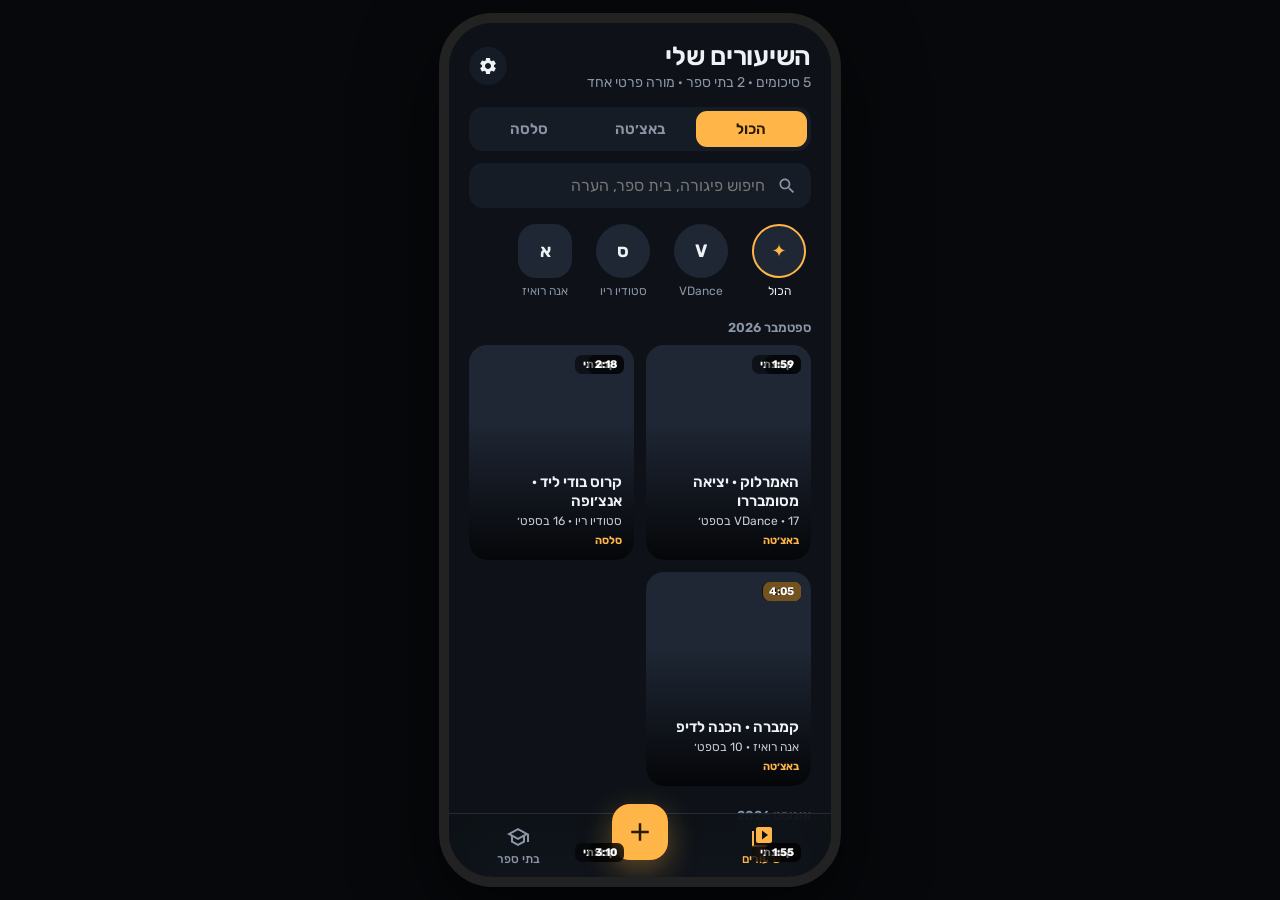
<file: mockup/v2-b/index.html>
<!doctype html>
<html lang="he" dir="rtl">
<head>
<meta charset="utf-8">
<meta name="viewport" content="width=device-width, initial-scale=1, viewport-fit=cover">
<title>אופציה ב׳ · הרחבה</title>
<link rel="preconnect" href="https://fonts.googleapis.com">
<link href="https://fonts.googleapis.com/css2?family=Rubik:wght@400;500;600;700&display=swap" rel="stylesheet">
<style>
:root{--bg:#0e1218;--surf:#161c25;--surf2:#1f2735;--text:#eef1f5;--muted:#8b95a5;--line:#232b38;--accent:#ffb547;--accent-ink:#2a1b00;--sat:env(safe-area-inset-top,0px);--sab:env(safe-area-inset-bottom,0px)}
*{box-sizing:border-box}
html,body{margin:0;height:100%;overflow:hidden;background:#06080b;font-family:"Rubik",-apple-system,system-ui,sans-serif;color:var(--text);-webkit-text-size-adjust:100%}
body{position:fixed;inset:0}
button{font:inherit;color:inherit;background:none;border:0;padding:0;cursor:pointer}
input,select,textarea{font:inherit;font-size:16px}
.stage{position:absolute;inset:0;display:flex;align-items:center;justify-content:center}
.phone{position:relative;width:402px;height:874px;background:var(--bg);border-radius:54px;border:10px solid #222;overflow:hidden;box-shadow:0 30px 80px rgba(0,0,0,.6)}
@media (max-width:700px){.phone{width:100%;height:100%;border:0;border-radius:0;box-shadow:none}}
.screen{position:absolute;inset:0;display:none;flex-direction:column;background:var(--bg)}
.screen.active{display:flex}
.top{padding:max(18px,calc(var(--sat) + 6px)) 20px 0;flex:none}
.brand{display:flex;justify-content:space-between;align-items:center}
h1{font-size:26px;font-weight:600;margin:0;letter-spacing:-.01em}
.count{font-size:14px;color:var(--muted);margin-top:2px}
.gear{width:38px;height:38px;border-radius:50%;background:var(--surf);display:grid;place-items:center;font-size:17px}
.pill{display:flex;background:var(--surf);border-radius:14px;padding:4px;margin-top:16px}
.pill button{flex:1;padding:9px;border-radius:11px;font-weight:600;font-size:15px;color:var(--muted)}
.pill button.on{background:var(--accent);color:var(--accent-ink)}
.search{margin:12px 20px 0;display:flex;gap:10px;align-items:center;background:var(--surf);border-radius:14px;padding:12px 14px;color:var(--muted)}
.search input{border:0;outline:0;background:transparent;flex:1;color:var(--text);min-width:0}
.schools{display:flex;gap:14px;overflow-x:auto;padding:16px 20px 4px;scrollbar-width:none;flex:none}
.schools::-webkit-scrollbar{display:none}
.sc{flex:none;display:flex;flex-direction:column;align-items:center;gap:6px;width:64px;font-size:12px;color:var(--muted);text-align:center}
.sc .av{width:54px;height:54px;border-radius:50%;background:var(--surf2);display:grid;place-items:center;font-weight:700;font-size:18px;color:var(--text);border:2px solid transparent}
.sc.on{color:var(--text)} .sc.on .av{border-color:var(--accent);color:var(--accent)}
.sc.teacher .av{border-radius:18px}
.grid{flex:1;overflow-y:auto;padding:8px 20px calc(92px + var(--sab));display:grid;grid-template-columns:1fr 1fr;gap:12px;align-content:start;-webkit-overflow-scrolling:touch}
.month{grid-column:1/-1;font-size:13px;font-weight:600;color:var(--muted);margin:10px 0 -2px}
.card{position:relative;height:0;padding-bottom:130%;border-radius:18px;overflow:hidden;background:var(--surf2) center/cover no-repeat}
.card:after{content:"";position:absolute;inset:0;background:linear-gradient(transparent 35%,rgba(0,0,0,.85))}
.card .tag{position:absolute;top:10px;inset-inline-start:10px;z-index:1;font-size:11px;font-weight:700;padding:3px 8px;border-radius:7px;background:rgba(0,0,0,.55);color:#fff;backdrop-filter:blur(6px)}
.card .tag.priv{background:var(--accent);color:var(--accent-ink)}
.card .dur{position:absolute;top:10px;inset-inline-end:10px;z-index:1;font-size:11px;font-weight:700;padding:3px 7px;border-radius:7px;background:rgba(0,0,0,.55);color:#fff;direction:ltr}
.card .txt{position:absolute;inset-inline:12px;bottom:12px;z-index:1}
.card .ttl{font-weight:600;font-size:15px;line-height:1.25}
.card .meta{font-size:12px;color:#c7cdd6;margin-top:3px}
.card .st{display:inline-block;margin-top:6px;font-size:11px;font-weight:700;color:var(--accent)}
.tabbar{position:absolute;inset-inline:0;bottom:0;height:calc(64px + var(--sab));padding-bottom:var(--sab);background:rgba(14,18,24,.9);backdrop-filter:blur(16px);-webkit-backdrop-filter:blur(16px);border-top:1px solid var(--line);display:flex;justify-content:space-around;align-items:center}
.tb{display:flex;flex-direction:column;align-items:center;gap:3px;font-size:12px;font-weight:500;color:var(--muted);width:90px}
.tb.on{color:var(--accent)}
.tb .ic{width:22px;height:22px;border:2px solid currentColor;border-radius:7px}
.fab{width:56px;height:56px;border-radius:18px;background:var(--accent);color:var(--accent-ink);font-size:30px;display:grid;place-items:center;margin-top:-28px;box-shadow:0 10px 30px rgba(255,181,71,.35)}
/* lesson */
.back{position:absolute;inset-inline-start:14px;top:max(12px,calc(var(--sat) + 6px));z-index:3;background:rgba(0,0,0,.5);color:#fff;border-radius:999px;padding:7px 12px;font-size:14px;font-weight:600}
.player{position:relative;background:#000;padding-top:var(--sat);flex:none;direction:ltr}
.player video{display:block;width:100%;aspect-ratio:16/9;max-height:46vh;object-fit:contain;background:#000;transition:transform .2s}
.player video.mirror{transform:scaleX(-1)}
.bigplay{position:absolute;left:50%;top:50%;transform:translate(-50%,-50%);width:64px;height:64px;border-radius:50%;background:var(--accent)}
.bigplay:after{content:"";position:absolute;left:25px;top:19px;border-left:20px solid #111;border-top:13px solid transparent;border-bottom:13px solid transparent}
.bigplay.hide{display:none}
.pctl{position:absolute;left:0;right:0;bottom:0;padding:26px 14px 10px;background:linear-gradient(transparent,rgba(0,0,0,.7));color:#fff}
.scrub{position:relative;height:22px;display:flex;align-items:center;cursor:pointer}
.scrub .track{position:absolute;left:0;right:0;height:4px;border-radius:2px;background:rgba(255,255,255,.3)}
.scrub .fill{position:absolute;left:0;height:4px;border-radius:2px;background:var(--accent);width:0}
.scrub .knob{position:absolute;width:14px;height:14px;border-radius:50%;background:var(--accent);margin-left:-7px;left:0}
.scrub .mk{position:absolute;top:1px;width:2px;height:20px;background:#fff;margin-left:-1px}
.scrub .mk:after{content:attr(data-l);position:absolute;top:-16px;left:-4px;font-size:10px;font-weight:700;color:#fff}
.scrub .ab{position:absolute;height:4px;background:rgba(255,255,255,.45)}
.prow{display:flex;justify-content:space-between;align-items:center;margin-top:4px}
.time{font-size:12px;font-variant-numeric:tabular-nums;opacity:.9}
.pbtns{display:flex;gap:6px}
.pb{padding:6px 10px;border-radius:8px;background:rgba(255,255,255,.14);font-size:12px;font-weight:600;color:#fff;font-family:"Rubik",sans-serif}
.body{flex:1;overflow-y:auto;padding:0 20px calc(28px + var(--sab));-webkit-overflow-scrolling:touch}
.tools{display:flex;gap:8px;padding:14px 0 0;overflow-x:auto;scrollbar-width:none}
.tools::-webkit-scrollbar{display:none}
.tool{flex:none;padding:10px 14px;border-radius:12px;background:var(--surf);font-size:14px;font-weight:600;color:var(--text)}
.tool.on{background:var(--accent);color:var(--accent-ink)}
.tool.speed{display:flex;gap:2px;padding:4px;direction:ltr}
.tool.speed button{padding:6px 9px;border-radius:9px;color:var(--muted);font-size:13px;font-weight:600}
.tool.speed button.on{background:var(--surf2);color:var(--text)}
.abbox{margin-top:12px;background:var(--surf);border-radius:16px;padding:14px;display:flex;justify-content:space-between;align-items:center;gap:12px;border:1px solid transparent}
.abbox.active{border-color:var(--accent)}
.abbox .t{font-weight:600;font-size:15px}
.abbox .h{font-size:13px;color:var(--muted);margin-top:3px;line-height:1.45}
.abbox button{flex:none;background:var(--accent);color:var(--accent-ink);border-radius:11px;padding:10px 14px;font-weight:700;font-size:14px}
.ttl2{font-size:22px;font-weight:600;line-height:1.2;margin:22px 0 6px}
.meta2{color:var(--muted);font-size:14px;display:flex;gap:8px;align-items:center;flex-wrap:wrap}
.meta2 .edit{margin-inline-start:auto;color:var(--accent);font-weight:600}
h3{font-size:14px;font-weight:600;color:var(--muted);margin:24px 0 10px}
.figs{display:flex;flex-wrap:wrap;gap:8px}
.figc{display:flex;align-items:center;gap:8px;background:var(--surf);border-radius:12px;padding:9px 12px;font-size:14px;font-weight:500}
.figc .tm{font-variant-numeric:tabular-nums;color:var(--accent);font-weight:700;direction:ltr}
.figc.add{color:var(--muted);border:1px dashed var(--line);background:none}
.note{font-size:15px;line-height:1.6;color:#d3d9e3;background:var(--surf);border-radius:14px;padding:14px}
/* add */
.form{flex:1;overflow-y:auto;padding:0 20px calc(28px + var(--sab))}
.pick{margin-top:14px;border:1.5px dashed #2e3848;border-radius:16px;height:120px;display:grid;place-items:center;text-align:center;color:var(--muted);font-size:14px}
.pick b{display:block;color:var(--text);font-size:16px;margin-bottom:2px}
label.f{display:block;margin-top:16px;font-size:13px;font-weight:600;color:var(--muted)}
.in{margin-top:6px;background:var(--surf);border-radius:12px;padding:12px 14px;display:flex;align-items:center;gap:8px}
.in input,.in select,.in textarea{border:0;outline:0;background:transparent;flex:1;min-width:0;color:var(--text);-webkit-appearance:none;appearance:none;color-scheme:dark}
.in textarea{height:64px;resize:none}
.segw{margin-top:6px;display:flex;background:var(--surf);border-radius:12px;padding:4px}
.segw button{flex:1;padding:9px;border-radius:9px;font-weight:600;color:var(--muted)}
.segw button.on{background:var(--surf2);color:var(--text)}
.primary{margin-top:22px;width:100%;background:var(--accent);color:var(--accent-ink);border-radius:14px;padding:15px;font-size:17px;font-weight:700}
.close{position:absolute;inset-inline-end:16px;top:max(16px,calc(var(--sat) + 8px));width:36px;height:36px;border-radius:50%;background:var(--surf);font-size:16px;display:grid;place-items:center}
.toast{position:absolute;inset-inline:20px;bottom:calc(84px + var(--sab));background:var(--text);color:#111;padding:12px 14px;border-radius:12px;font-size:14px;opacity:0;transform:translateY(8px);transition:.2s;pointer-events:none;z-index:9}
.toast.show{opacity:1;transform:none}
.i{display:block}
.ib{width:40px;height:40px;border-radius:12px;display:grid;place-items:center;position:relative}
.ib .bd{position:absolute;top:-4px;inset-inline-end:-4px;font-size:10px;font-weight:800;padding:1px 5px;border-radius:6px;background:#ffd166;color:#111;line-height:1.3}
.pb{width:36px;height:36px;padding:0;display:grid;place-items:center;border-radius:10px}
.hint{font-size:13px;line-height:1.5;margin-top:10px}
.tb .i{width:24px;height:24px}
.gear{padding:0}
</style>
</head>
<body>
<div class="stage"><div class="phone">

<section class="screen active" id="s-lib">
  <div class="top">
    <div class="brand"><div><h1>השיעורים שלי</h1><div class="count" id="count"></div></div><button class="gear" aria-label="הגדרות"><svg class="i" width="20" height="20" viewBox="0 0 24 24" aria-hidden="true"><path fill="currentColor" d="M19.14 12.94c.04-.3.06-.61.06-.94 0-.32-.02-.64-.07-.94l2.03-1.58c.18-.14.23-.41.12-.61l-1.92-3.32c-.12-.22-.37-.29-.59-.22l-2.39.96c-.5-.38-1.03-.7-1.62-.94l-.36-2.54c-.04-.24-.24-.41-.48-.41h-3.84c-.24 0-.43.17-.47.41l-.36 2.54c-.59.24-1.13.57-1.62.94l-2.39-.96c-.22-.08-.47 0-.59.22L2.74 8.87c-.12.21-.08.47.12.61l2.03 1.58c-.05.3-.09.63-.09.94s.02.64.07.94l-2.03 1.58c-.18.14-.23.41-.12.61l1.92 3.32c.12.22.37.29.59.22l2.39-.96c.5.38 1.03.7 1.62.94l.36 2.54c.05.24.24.41.48.41h3.84c.24 0 .44-.17.47-.41l.36-2.54c.59-.24 1.13-.56 1.62-.94l2.39.96c.22.08.47 0 .59-.22l1.92-3.32c.12-.22.07-.47-.12-.61l-2.01-1.58zM12 15.6c-1.98 0-3.6-1.62-3.6-3.6s1.62-3.6 3.6-3.6 3.6 1.62 3.6 3.6-1.62 3.6-3.6 3.6z"/></svg></button></div>
    <div class="pill" id="styles"></div>
  </div>
  <div class="search"><svg class="i" width="20" height="20" viewBox="0 0 24 24" aria-hidden="true"><path fill="currentColor" d="M15.5 14h-.79l-.28-.27C15.41 12.59 16 11.11 16 9.5 16 5.91 13.09 3 9.5 3S3 5.91 3 9.5 5.91 16 9.5 16c1.61 0 3.09-.59 4.23-1.57l.27.28v.79l5 4.99L20.49 19l-4.99-5zm-6 0C7.01 14 5 11.99 5 9.5S7.01 5 9.5 5 14 7.01 14 9.5 11.99 14 9.5 14z"/></svg><input placeholder="חיפוש פיגורה, בית ספר, הערה"></div>
  <div class="schools" id="schools"></div>
  <div class="grid" id="grid"></div>
</section>

<section class="screen" id="s-les">
  <button class="back ib" id="back" aria-label="חזרה"><svg class="i" width="24" height="24" viewBox="0 0 24 24" aria-hidden="true"><path fill="currentColor" d="M10 6L8.59 7.41 13.17 12l-4.58 4.59L10 18l6-6z"/></svg></button>
  <div class="player" id="player">
    <video id="video" playsinline preload="metadata" src="https://test-videos.co.uk/vids/bigbuckbunny/mp4/h264/360/Big_Buck_Bunny_360_10s_1MB.mp4"></video>
    <button class="bigplay" id="bigplay" aria-label="נגן"></button>
    <div class="pctl">
      <div class="scrub" id="scrub"><div class="track"></div><div class="ab" id="ab" hidden></div><div class="fill" id="fill"></div><div class="mk" id="mkA" data-l="A" hidden></div><div class="mk" id="mkB" data-l="B" hidden></div><div class="knob" id="knob"></div></div>
      <div class="prow"><span class="time" id="time">0:00 / 0:00</span>
        <div class="pbtns"><button class="pb" id="pip" aria-label="תמונה בתוך תמונה"><svg class="i" width="20" height="20" viewBox="0 0 24 24" aria-hidden="true"><path fill="currentColor" d="M19 11h-8v6h8v-6zm4 8V4.98C23 3.88 22.1 3 21 3H3c-1.1 0-2 .88-2 1.98V19c0 1.1.9 2 2 2h18c1.1 0 2-.9 2-2zm-2 .02H3V4.97h18v14.05z"/></svg></button><button class="pb" id="fs" aria-label="מסך מלא"><svg class="i" width="22" height="22" viewBox="0 0 24 24" aria-hidden="true"><path fill="currentColor" d="M7 14H5v5h5v-2H7v-3zm-2-4h2V7h3V5H5v5zm12 7h-3v2h5v-5h-2v3zM14 5v2h3v3h2V5h-5z"/></svg></button></div></div>
    </div>
  </div>
  <div class="body">
    <div class="tools">
      <div class="tool speed" id="speed"><button data-r="0.25">0.25×</button><button data-r="0.5">0.5×</button><button data-r="0.75">0.75×</button><button data-r="1" class="on">1×</button></div>
      <button class="tool ib" id="mirror" aria-label="מראה"><svg class="i" width="22" height="22" viewBox="0 0 24 24" aria-hidden="true"><path fill="currentColor" d="M15 21h2v-2h-2v2zm4-12h2V7h-2v2zM3 5v14c0 1.1.9 2 2 2h4v-2H5V5h4V3H5c-1.1 0-2 .9-2 2zm16-2v2h2c0-1.1-.9-2-2-2zm-8 20h2V1h-2v22zm8-6h2v-2h-2v2zM15 5h2V3h-2v2zm4 8h2v-2h-2v2zm0 8c1.1 0 2-.9 2-2h-2v2z"/></svg></button><button class="tool ib" id="abBtn" aria-label="חזרה על קטע"><svg class="i" width="22" height="22" viewBox="0 0 24 24" aria-hidden="true"><path fill="currentColor" d="M7 7h10v3l4-4-4-4v3H5v6h2V7zm10 10H7v-3l-4 4 4 4v-3h12v-6h-2v4z"/></svg><span class="bd" id="abBd" hidden>A</span></button>
    </div>
    <div class="hint" id="abH" style="color:var(--muted)"></div>
    <div class="ttl2" id="lTitle"></div>
    <div class="meta2" id="lMeta"></div>
    <h3>פיגורות בסיכום</h3>
    <div class="figs" id="figs"></div>
    <h3>הערות</h3>
    <div class="note" id="lNote"></div>
  </div>
</section>

<section class="screen" id="s-add">
  <div class="top"><h1>שיעור חדש</h1><div class="count">בוחרים סרטון, מתייגים, וזה עולה ל‑Drive.</div></div>
  <button class="close" id="close" aria-label="סגירה"><svg class="i" width="18" height="18" viewBox="0 0 24 24" aria-hidden="true"><path fill="currentColor" d="M19 6.41L17.59 5 12 10.59 6.41 5 5 6.41 10.59 12 5 17.59 6.41 19 12 13.41 17.59 19 19 17.59 13.41 12z"/></svg></button>
  <div class="form">
    <div class="pick"><div><b>בחירת סרטון</b>מהתמונות, מהקבצים או צילום עכשיו</div></div>
    <label class="f">סגנון</label>
    <div class="segw"><button class="on">באצ׳טה</button><button>סלסה</button><button>אחר…</button></div>
    <label class="f">סוג שיעור</label>
    <div class="segw"><button class="on">שיעור קבוצתי</button><button>שיעור פרטי</button></div>
    <label class="f">בית ספר</label>
    <div class="in"><select><option>VDance</option><option>סטודיו ריו</option><option>+ בית ספר חדש…</option></select></div>
    <label class="f">תאריך</label>
    <div class="in"><input type="date" value="2026-09-19"></div>
    <label class="f">פיגורות שנלמדו</label>
    <div class="in"><input placeholder="סומבררו, האמרלוק, בודי רול"></div>
    <label class="f">הערות</label>
    <div class="in"><textarea placeholder="מה לתרגל, תיקונים, שיעורי בית"></textarea></div>
    <button class="primary">שמירה והעלאה ל‑Drive</button>
  </div>
</section>

<div class="toast" id="toast"></div>
<nav class="tabbar"><button class="tb on"><svg class="i" width="24" height="24" viewBox="0 0 24 24" aria-hidden="true"><path fill="currentColor" d="M4 6H2v14c0 1.1.9 2 2 2h14v-2H4V6zm16-4H8c-1.1 0-2 .9-2 2v12c0 1.1.9 2 2 2h12c1.1 0 2-.9 2-2V4c0-1.1-.9-2-2-2zm-8 12.5v-9l6 4.5-6 4.5z"/></svg>שיעורים</button><button class="fab" id="fab" aria-label="שיעור חדש"><svg class="i" width="30" height="30" viewBox="0 0 24 24" aria-hidden="true"><path fill="currentColor" d="M19 13h-6v6h-2v-6H5v-2h6V5h2v6h6v2z"/></svg></button><button class="tb"><svg class="i" width="24" height="24" viewBox="0 0 24 24" aria-hidden="true"><path fill="currentColor" d="M12 3L1 9l4 2.18v6L12 21l7-3.82v-6l2-1.09V17h2V9L12 3zm6.82 6L12 12.72 5.18 9 12 5.28 18.82 9zM17 15.99l-5 2.73-5-2.73v-3.72L12 15l5-2.73v3.72z"/></svg>בתי ספר</button></nav>
</div></div>

<script>
const L = [
 {id:1,date:'2026-09-17',style:'באצ׳טה',source:'VDance',type:'group',dur:119,th:'https://picsum.photos/seed/bachata1/400/520',figs:[['האמרלוק',0],['יציאה מסומבררו',4],['בודי רול',7]],note:'להוריד את היד השמאלית בספירה 5. לשמור על פריים רך בכניסה לסומבררו.'},
 {id:2,date:'2026-09-16',style:'סלסה',source:'סטודיו ריו',type:'group',dur:138,th:'https://picsum.photos/seed/salsa2/400/520',figs:[['קרוס בודי ליד',0],['אנצ׳ופה',5]],note:'הקרוס בודי מתחיל על 1, לא על 5.'},
 {id:3,date:'2026-09-10',style:'באצ׳טה',source:'אנה רואיז',type:'private',dur:245,th:'https://picsum.photos/seed/bachata3/400/520',figs:[['קמברה',0],['הכנה לדיפ',4],['מוזיקליות: אקצנטים בגיטרה',9]],note:''},
 {id:4,date:'2026-08-28',style:'באצ׳טה',source:'VDance',type:'group',dur:115,th:'https://picsum.photos/seed/bachata4/400/520',figs:[['שאדו פוזישן',0],['סומבררו',6]],note:''},
 {id:5,date:'2026-08-21',style:'סלסה',source:'סטודיו ריו',type:'group',dur:190,th:'https://picsum.photos/seed/salsa5/400/520',figs:[['סוזי קיו',0],['שיינס',3]],note:'תרגול שיינס 10 דקות ביום.'},
];
const SOURCES=[{name:'VDance',kind:'school'},{name:'סטודיו ריו',kind:'school'},{name:'אנה רואיז',kind:'private'}];
let style='הכול', src=null, cur=null;
const $=id=>document.getElementById(id);
const fmt=s=>`${Math.floor(s/60)}:${String(Math.floor(s%60)).padStart(2,'0')}`;
const dLong=d=>new Date(d+'T12:00').toLocaleDateString('he-IL',{weekday:'long',day:'numeric',month:'long'});
const dShort=d=>new Date(d+'T12:00').toLocaleDateString('he-IL',{day:'numeric',month:'short'});
const month=d=>new Date(d+'T12:00').toLocaleDateString('he-IL',{month:'long',year:'numeric'});
function show(id){document.querySelectorAll('.screen').forEach(s=>s.classList.toggle('active',s.id===id)); if(id!=='s-les') video.pause();}
function toast(m){const t=$('toast');t.textContent=m;t.classList.add('show');clearTimeout(t._h);t._h=setTimeout(()=>t.classList.remove('show'),2800)}
function render(){
  $('styles').innerHTML=['הכול','באצ׳טה','סלסה'].map(s=>`<button class="${style===s?'on':''}" data-s="${s}">${s}</button>`).join('');
  $('schools').innerHTML=`<button class="sc ${!src?'on':''}" data-src=""><span class="av">✦</span>הכול</button>`+SOURCES.map(s=>`<button class="sc ${s.kind==='private'?'teacher':''} ${src===s.name?'on':''}" data-src="${s.name}"><span class="av">${s.name.slice(0,1)}</span>${s.name}</button>`).join('');
  let items=L.filter(l=>(style==='הכול'||l.style===style)&&(!src||l.source===src));
  $('count').textContent=`${L.length} סיכומים · ${SOURCES.filter(s=>s.kind==='school').length} בתי ספר · מורה פרטי אחד`;
  let h='',last='';
  items.forEach(l=>{const m=month(l.date); if(m!==last){h+=`<div class="month">${m}</div>`;last=m;}
    h+=`<div class="card" data-id="${l.id}" style="background-image:url(${l.th})"><span class="tag ${l.type==='private'?'priv':''}">${l.type==='private'?'פרטי':'קבוצתי'}</span><span class="dur">${fmt(l.dur)}</span><div class="txt"><div class="ttl">${l.figs.map(f=>f[0]).slice(0,2).join(' · ')}</div><div class="meta">${l.source} · ${dShort(l.date)}</div><span class="st">${l.style}</span></div></div>`;});
  $('grid').innerHTML=h||'<div class="count" style="grid-column:1/-1;padding:40px 0;text-align:center">אין סיכומים בסינון הזה.</div>';
}
$('styles').onclick=e=>{const b=e.target.closest('button');if(b){style=b.dataset.s;render();}};
$('schools').onclick=e=>{const b=e.target.closest('.sc');if(b){src=b.dataset.src||null;render();}};
$('grid').onclick=e=>{const r=e.target.closest('.card');if(r)open(+r.dataset.id)};
$('back').onclick=()=>show('s-lib'); $('fab').onclick=()=>show('s-add'); $('close').onclick=()=>show('s-lib');
function open(id){cur=L.find(l=>l.id===id); show('s-les'); abReset();
  $('lTitle').textContent=cur.figs.map(f=>f[0]).join(' · ');
  $('lMeta').innerHTML=`<span>${cur.source}</span><span>·</span><span>${cur.type==='private'?'שיעור פרטי':'שיעור קבוצתי'}</span><span>·</span><span>${dLong(cur.date)}</span><span style="color:var(--accent);font-weight:600">${cur.style}</span><button class="edit ib" aria-label="עריכה"><svg class="i" width="20" height="20" viewBox="0 0 24 24" aria-hidden="true"><path fill="currentColor" d="M3 17.25V21h3.75L17.81 9.94l-3.75-3.75L3 17.25zM20.71 7.04c.39-.39.39-1.02 0-1.41l-2.34-2.34c-.39-.39-1.02-.39-1.41 0l-1.83 1.83 3.75 3.75 1.83-1.83z"/></svg></button>`;
  $('figs').innerHTML=cur.figs.map(f=>`<button class="figc" data-t="${f[1]}"><span class="tm">${fmt(f[1])}</span><span>${f[0]}</span></button>`).join('')+`<button class="figc add" aria-label="סימון פיגורה"><svg class="i" width="18" height="18" viewBox="0 0 24 24" aria-hidden="true"><path fill="currentColor" d="M19 13h-6v6h-2v-6H5v-2h6V5h2v6h6v2z"/></svg></button>`;
  $('lNote').textContent=cur.note||'אין הערות עדיין. אפשר להוסיף דרך „עריכה”.'; $('lNote').style.color=cur.note?'':'var(--muted)';
  video.currentTime=0;}
$('figs').onclick=e=>{const f=e.target.closest('.figc[data-t]');if(f){video.currentTime=+f.dataset.t;video.play();}};
const video=$('video'), fill=$('fill'), knob=$('knob');
$('bigplay').onclick=()=>video.play();
video.onclick=()=>video.paused?video.play():video.pause();
video.onplay=()=>$('bigplay').classList.add('hide'); video.onpause=()=>$('bigplay').classList.remove('hide');
video.ontimeupdate=()=>{const p=video.duration?video.currentTime/video.duration:0;fill.style.width=knob.style.left=(p*100)+'%';$('time').textContent=`${fmt(video.currentTime)} / ${fmt(video.duration||0)}`; if(B!==null&&video.currentTime>=B) video.currentTime=A;};
video.onloadedmetadata=()=>{$('time').textContent=`0:00 / ${fmt(video.duration)}`};
const scrub=$('scrub'); const seekAt=x=>{const r=scrub.getBoundingClientRect();video.currentTime=Math.max(0,Math.min(1,(x-r.left)/r.width))*video.duration;};
scrub.onpointerdown=e=>{seekAt(e.clientX);scrub.setPointerCapture(e.pointerId);scrub.onpointermove=ev=>seekAt(ev.clientX);}; scrub.onpointerup=()=>scrub.onpointermove=null;
$('speed').onclick=e=>{const b=e.target.closest('button');if(!b)return;video.playbackRate=+b.dataset.r;$('speed').querySelectorAll('button').forEach(x=>x.classList.toggle('on',x===b));};
$('mirror').onclick=()=>{video.classList.toggle('mirror');$('mirror').classList.toggle('on');};
$('fs').onclick=()=>{ if(video.webkitEnterFullscreen&&/iPhone/.test(navigator.userAgent)) video.webkitEnterFullscreen(); else if($('player').requestFullscreen) $('player').requestFullscreen(); else if(video.webkitEnterFullscreen) video.webkitEnterFullscreen(); };
$('pip').onclick=async()=>{ try{ if(video.requestPictureInPicture) await video.requestPictureInPicture(); else if(video.webkitSetPresentationMode) video.webkitSetPresentationMode('picture-in-picture'); else toast('הדפדפן הזה לא תומך בתמונה בתוך תמונה'); }catch(e){toast('צריך להתחיל לנגן קודם')} };
if(!(document.pictureInPictureEnabled||video.webkitSupportsPresentationMode)) $('pip').style.display='none';
let A=null,B=null;
function abReset(){A=B=null;$('abBtn').classList.remove('on');$('abBd').hidden=false;$('abBd').textContent='A';$('abH').textContent='חזרה על קטע: לחיצה ראשונה מסמנת התחלה (A), שנייה מסמנת סוף (B), והקטע ינוגן שוב ושוב.';['mkA','mkB','ab'].forEach(i=>$(i).hidden=true);}
$('abBtn').onclick=()=>{ if(A===null){A=video.currentTime;$('abBd').textContent='B';$('abH').textContent=`התחלה סומנה ב‑${fmt(A)}. נגנו עד סוף הקטע ולחצו שוב.`;$('mkA').hidden=false;$('mkA').style.left=(A/video.duration*100)+'%'; if(video.paused) video.play(); }
  else if(B===null){B=Math.max(video.currentTime,A+0.5);$('abBtn').classList.add('on');$('abBd').hidden=true;$('abH').textContent=`חוזר על ${fmt(A)}–${fmt(B)}. לחיצה נוספת מבטלת.`;$('mkB').hidden=false;$('mkB').style.left=(B/video.duration*100)+'%';$('ab').hidden=false;$('ab').style.left=(A/video.duration*100)+'%';$('ab').style.width=((B-A)/video.duration*100)+'%';video.currentTime=A;video.play();}
  else abReset(); };
render();
</script>
</body>
</html>
</file>
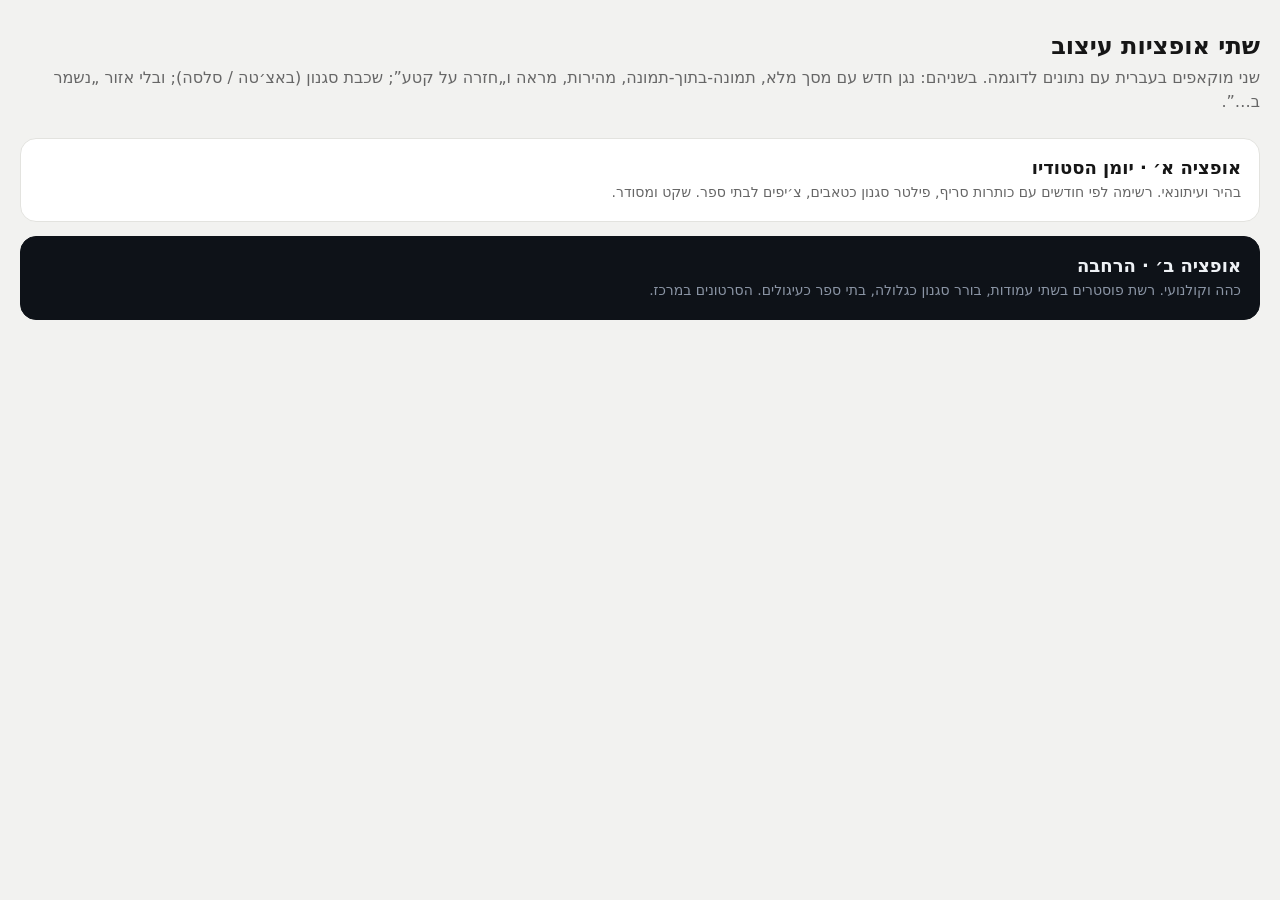
<file: mockup/v2/index.html>
<!doctype html>
<html lang="he" dir="rtl">
<head>
<meta charset="utf-8">
<meta name="viewport" content="width=device-width, initial-scale=1">
<title>שתי אופציות עיצוב</title>
<style>
body{margin:0;background:#f2f2f0;font-family:-apple-system,system-ui,sans-serif;color:#161616;padding:32px 20px}
h1{font-size:24px;margin:0 0 6px}
p{color:#666;line-height:1.5;margin:0 0 24px}
a.opt{display:block;background:#fff;border:1px solid #e3e3df;border-radius:16px;padding:18px;margin-bottom:14px;text-decoration:none;color:inherit}
a.opt b{display:block;font-size:18px;margin-bottom:4px}
a.opt span{color:#666;font-size:14px;line-height:1.5}
a.opt.dark{background:#0e1218;color:#eef1f5;border-color:#0e1218} a.opt.dark span{color:#8b95a5}
</style>
</head>
<body>
<h1>שתי אופציות עיצוב</h1>
<p>שני מוקאפים בעברית עם נתונים לדוגמה. בשניהם: נגן חדש עם מסך מלא, תמונה‑בתוך‑תמונה, מהירות, מראה ו„חזרה על קטע”; שכבת סגנון (באצ׳טה / סלסה); ובלי אזור „נשמר ב…”.</p>
<a class="opt" href="../v2-a/"><b>אופציה א׳ · יומן הסטודיו</b><span>בהיר ועיתונאי. רשימה לפי חודשים עם כותרות סריף, פילטר סגנון כטאבים, צ׳יפים לבתי ספר. שקט ומסודר.</span></a>
<a class="opt dark" href="../v2-b/"><b>אופציה ב׳ · הרחבה</b><span>כהה וקולנועי. רשת פוסטרים בשתי עמודות, בורר סגנון כגלולה, בתי ספר כעיגולים. הסרטונים במרכז.</span></a>
</body>
</html>
</file>
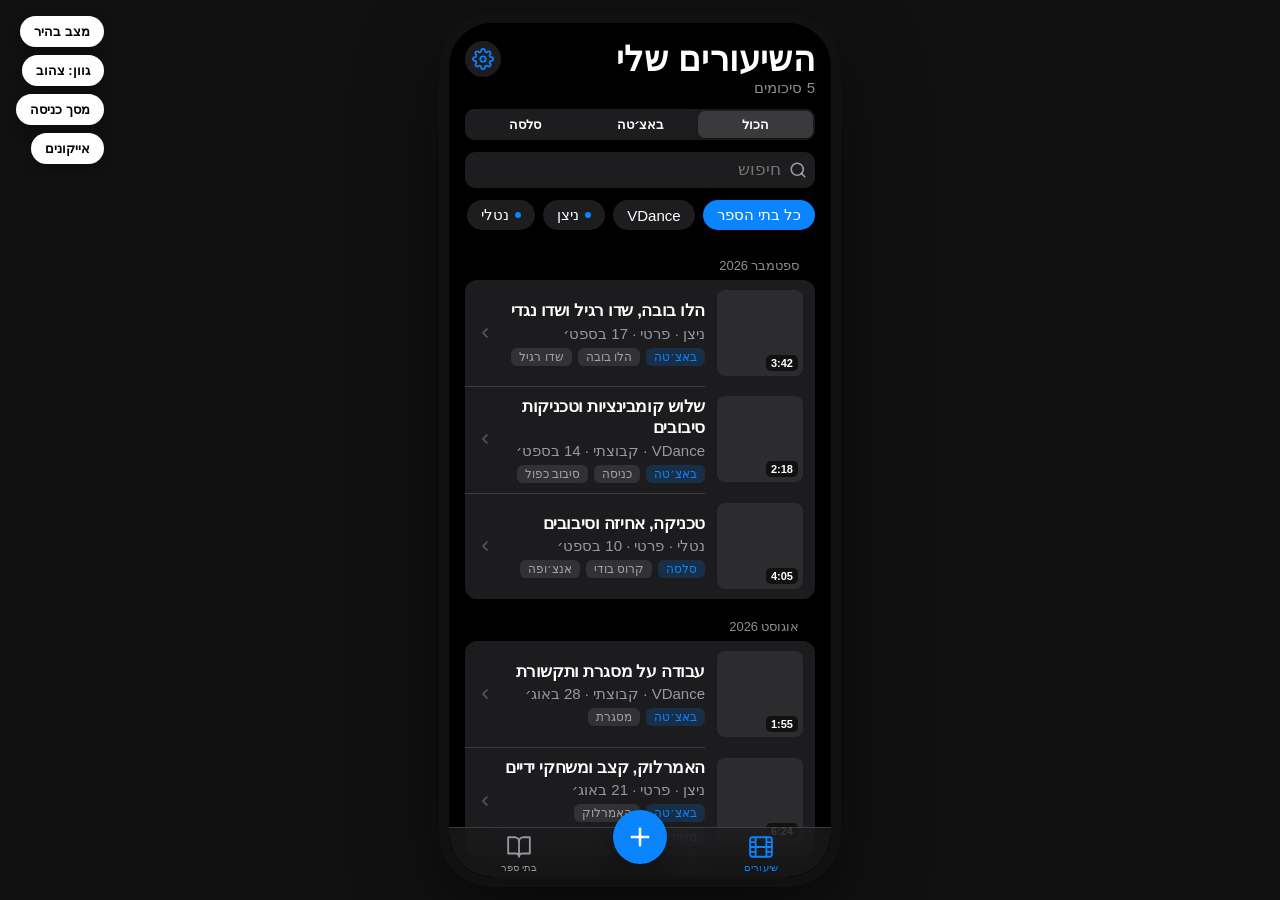
<file: mockup/v3-apple/index.html>
<!doctype html>
<html lang="he" dir="rtl">
<head>
<meta charset="utf-8">
<meta name="viewport" content="width=device-width, initial-scale=1, viewport-fit=cover">
<title>DanceLab · מוקאפ סגנון Apple</title>
<style>
/* ---- Apple HIG tokens (dark, with a light variant) ---- */
:root{
  --bg:#000; --grp:#1c1c1e; --grp2:#2c2c2e; --grp3:#3a3a3c;
  --label:#fff; --label2:rgba(235,235,245,.6); --label3:rgba(235,235,245,.3);
  --sep:rgba(84,84,88,.6); --fill:rgba(120,120,128,.24); --fill2:rgba(120,120,128,.32);
  --tint:#0a84ff; --tint-soft:rgba(10,132,255,.18); --on-tint:#fff; --red:#ff453a; --green:#30d158;
  --bar:rgba(28,28,30,.72);
  --sat:env(safe-area-inset-top,0px); --sab:env(safe-area-inset-bottom,0px);
  --font:-apple-system,BlinkMacSystemFont,"SF Pro Text","SF Pro Display","Helvetica Neue",Arial,sans-serif;
}
[data-theme=light]{
  --bg:#f2f2f7; --grp:#fff; --grp2:#f2f2f7; --grp3:#e5e5ea;
  --label:#000; --label2:rgba(60,60,67,.6); --label3:rgba(60,60,67,.3);
  --sep:rgba(60,60,67,.29); --fill:rgba(118,118,128,.12); --fill2:rgba(118,118,128,.2);
  --tint:#007aff; --tint-soft:rgba(0,122,255,.14); --red:#ff3b30; --green:#34c759;
  --bar:rgba(249,249,249,.8);
}
[data-tint=yellow]{--tint:#ffd60a;--tint-soft:rgba(255,214,10,.16);--on-tint:#1a1400}
[data-theme=light][data-tint=yellow]{--tint:#e0b300;--tint-soft:rgba(255,204,0,.18)}
*{box-sizing:border-box}
html,body{margin:0;height:100%;overflow:hidden;background:#111;font-family:var(--font);color:var(--label);-webkit-text-size-adjust:100%;-webkit-font-smoothing:antialiased}
body{position:fixed;inset:0}
button{font:inherit;color:inherit;background:none;border:0;padding:0;cursor:pointer;-webkit-tap-highlight-color:transparent}
input,select,textarea{font:inherit;font-size:17px;color:var(--label)}
svg.i{width:22px;height:22px;fill:none;stroke:currentColor;stroke-width:1.9;stroke-linecap:round;stroke-linejoin:round;display:block;flex:none}
.stage{position:absolute;inset:0;display:flex;align-items:center;justify-content:center}
.phone{position:relative;width:402px;height:874px;background:var(--bg);border-radius:54px;border:10px solid #111;overflow:hidden;box-shadow:0 30px 80px rgba(0,0,0,.5)}
@media (max-width:700px){.phone{width:100%;height:100%;border:0;border-radius:0;box-shadow:none}}
.screen{position:absolute;inset:0;display:none;flex-direction:column;background:var(--bg)}
.screen.active{display:flex}
.tools{position:fixed;left:16px;top:16px;z-index:50;display:flex;flex-direction:column;gap:8px;align-items:flex-start}
.tools button,.tools a{background:#fff;color:#000;border-radius:999px;padding:8px 14px;font-size:13px;font-weight:600;box-shadow:0 4px 14px rgba(0,0,0,.3);text-decoration:none}
@media (max-width:700px){.tools{left:auto;right:12px;top:auto;bottom:calc(88px + var(--sab));opacity:.92;align-items:flex-end}}
.auth{flex:1;display:flex;flex-direction:column;align-items:center;justify-content:center;text-align:center;padding:0 32px calc(40px + var(--sab))}
.applogo{width:100px;height:100px;border-radius:23px;box-shadow:0 12px 32px rgba(0,0,0,.4);margin-bottom:22px;display:block}
.auth h1{font-size:32px;letter-spacing:-.4px}
.auth .sub{margin-top:8px;line-height:1.45}
.auth .fine{font-size:13px;color:var(--label2);margin-top:16px;line-height:1.45}

/* ---- Navigation area: large title ---- */
.top{padding:max(14px,calc(var(--sat) + 4px)) 16px 0;flex:none}
.navrow{display:flex;justify-content:space-between;align-items:center;min-height:44px}
h1{font-size:34px;font-weight:700;letter-spacing:.37px;margin:0;line-height:41px}
.sub{font-size:15px;color:var(--label2);margin-top:-2px}
.navbtn{width:36px;height:36px;border-radius:50%;background:var(--fill);color:var(--tint);display:grid;place-items:center}
.seg{display:flex;background:var(--fill);border-radius:9px;padding:2px;margin-top:12px}
.seg button{flex:1;padding:6px 0;border-radius:7px;font-size:13px;font-weight:600;color:var(--label);position:relative}
.seg button.on{background:var(--grp3);box-shadow:0 3px 8px rgba(0,0,0,.12),0 3px 1px rgba(0,0,0,.04)}
[data-theme=light] .seg button.on{background:#fff}
.search{margin:12px 16px 0;display:flex;gap:6px;align-items:center;background:var(--fill);border-radius:10px;padding:7px 8px;color:var(--label2);min-height:36px}
.search input{border:0;outline:0;background:transparent;flex:1;min-width:0;font-size:17px}
.search .i{width:18px;height:18px;stroke-width:2.2}
.chips{display:flex;gap:8px;overflow-x:auto;padding:12px 16px 2px;scrollbar-width:none;flex:none}
.chips::-webkit-scrollbar{display:none}
.chip{flex:none;padding:6px 14px;border-radius:999px;background:var(--fill);font-size:15px;font-weight:500;color:var(--label);white-space:nowrap;display:flex;align-items:center;gap:6px}
.chip.on{background:var(--tint);color:var(--on-tint)}
.chip.priv:before{content:"";width:6px;height:6px;border-radius:50%;background:var(--tint)}
.chip.priv.on:before{background:var(--on-tint)}

/* ---- Lists ---- */
.scroll{flex:1;overflow-y:auto;-webkit-overflow-scrolling:touch;padding:6px 16px calc(96px + var(--sab));overscroll-behavior:contain}
.scroll.plain{padding-bottom:calc(28px + var(--sab))}
.hdr{font-size:13px;color:var(--label2);text-transform:none;margin:20px 16px 7px;letter-spacing:-.08px}
.group{background:var(--grp);border-radius:12px;overflow:hidden}
.row{display:flex;gap:12px;padding:10px 12px;align-items:center;position:relative;width:100%;text-align:start;color:var(--label)}
.row+.row:before{content:"";position:absolute;top:0;inset-inline-start:110px;inset-inline-end:0;height:.5px;background:var(--sep)}
.thumb{width:86px;height:86px;border-radius:8px;flex:none;position:relative;overflow:hidden;background:#2c2c2e center/cover no-repeat}
.thumb .dur{position:absolute;inset-inline-end:5px;bottom:5px;background:rgba(0,0,0,.6);color:#fff;font-size:11px;font-weight:600;padding:2px 5px;border-radius:5px;direction:ltr;backdrop-filter:blur(6px)}
.meta{flex:1;min-width:0;display:flex;flex-direction:column;gap:3px}
.ttl{font-size:17px;font-weight:600;line-height:1.25;letter-spacing:-.4px;display:-webkit-box;-webkit-line-clamp:2;-webkit-box-orient:vertical;overflow:hidden}
.who{font-size:15px;color:var(--label2)}
.badges{display:flex;gap:6px;flex-wrap:wrap;margin-top:2px}
.tag{font-size:12px;padding:2px 8px;border-radius:6px;background:var(--fill);color:var(--label2)}
.tag.tint{color:var(--tint);background:var(--tint-soft)}
.chev{color:var(--label3);flex:none}
.chev .i{width:16px;height:16px;stroke-width:2.4}
.empty{color:var(--label2);font-size:15px;line-height:1.5;padding:44px 10px;text-align:center}

/* ---- Tab bar ---- */
.tabbar{position:absolute;inset-inline:0;bottom:0;height:calc(50px + var(--sab));padding:6px 0 var(--sab);background:var(--bar);backdrop-filter:saturate(180%) blur(20px);-webkit-backdrop-filter:saturate(180%) blur(20px);border-top:.5px solid var(--sep);display:flex;justify-content:space-around;align-items:flex-start}
.tab{display:flex;flex-direction:column;align-items:center;gap:2px;font-size:10px;font-weight:500;color:var(--label2);width:92px;letter-spacing:.1px}
.tab.on{color:var(--tint)}
.tab .i{width:26px;height:26px;stroke-width:1.7}
.fab{width:54px;height:54px;border-radius:50%;background:var(--tint);color:var(--on-tint);display:grid;place-items:center;margin-top:-24px;box-shadow:0 8px 20px rgba(0,0,0,.3)}
.fab .i{width:28px;height:28px;stroke-width:2.2}

/* ---- Player ---- */
.back{position:absolute;inset-inline-start:10px;top:max(8px,calc(var(--sat) + 2px));z-index:3;width:36px;height:36px;border-radius:50%;background:rgba(0,0,0,.45);color:#fff;display:grid;place-items:center;backdrop-filter:blur(10px)}
.topctl{position:absolute;left:8px;top:max(8px,calc(var(--sat) + 2px));z-index:3;display:flex;gap:2px;direction:ltr}
.tb2{position:relative;width:36px;height:36px;border-radius:50%;display:grid;place-items:center;color:#fff;background:rgba(0,0,0,.35);backdrop-filter:blur(10px)}
.tb2 .i{width:19px;height:19px}
.tb2.on{background:var(--tint);color:var(--on-tint)}
.tb2 .bd{position:absolute;top:-2px;right:-2px;font-size:9px;font-weight:800;padding:0 4px;border-radius:6px;background:#fff;color:#000;line-height:1.5}
.tb2.speed{width:auto;min-width:40px;padding:0 8px;font-size:13px;font-weight:600;font-variant-numeric:tabular-nums}
.player{position:relative;background:#000;padding-top:var(--sat);flex:none;direction:ltr}
.player:before{content:"";position:absolute;left:0;right:0;top:0;height:calc(var(--sat) + 80px);background:linear-gradient(rgba(0,0,0,.55),transparent);pointer-events:none;z-index:1}
.player video{display:block;width:100%;height:min(48vh,470px);object-fit:contain;background:#000}
.center{position:absolute;left:50%;top:calc(50% + var(--sat)/2);transform:translate(-50%,-50%);display:flex;align-items:center;gap:30px;z-index:2}
.bigplay{width:66px;height:66px;border-radius:50%;background:rgba(255,255,255,.22);backdrop-filter:blur(14px);color:#fff;display:grid;place-items:center}
.bigplay .i{width:30px;height:30px;fill:#fff;stroke:none}
.skip{position:relative;width:44px;height:44px;border-radius:50%;background:rgba(0,0,0,.35);backdrop-filter:blur(10px);color:#fff;display:grid;place-items:center}
.skip .i{width:22px;height:22px;fill:#fff;stroke:none}
.skip b{position:absolute;left:50%;top:50%;transform:translate(-50%,-50%);font-size:8px;font-weight:800;color:#000}
.pctl{position:absolute;left:0;right:0;bottom:0;padding:22px 14px 8px;background:linear-gradient(transparent,rgba(0,0,0,.6));color:#fff;z-index:2}
.time{display:block;font-size:12px;font-variant-numeric:tabular-nums;opacity:.85;margin-bottom:2px;font-weight:500}
.scrub{position:relative;height:22px;display:flex;align-items:center}
.scrub .track{position:absolute;left:0;right:0;height:4px;border-radius:2px;background:rgba(255,255,255,.3)}
.scrub .fill{position:absolute;left:0;height:4px;border-radius:2px;background:#fff;width:34%}
.scrub .knob{position:absolute;width:12px;height:12px;border-radius:50%;background:#fff;left:34%;margin-left:-6px;box-shadow:0 1px 3px rgba(0,0,0,.4)}
.scrub .mk{position:absolute;top:2px;width:2px;height:18px;background:var(--tint);margin-left:-1px}
.scrub .mk:after{content:attr(data-l);position:absolute;top:-15px;left:-4px;font-size:10px;font-weight:700;color:var(--tint)}
.scrub .ab{position:absolute;height:4px;background:rgba(10,132,255,.6)}
.actrow{display:flex;gap:2px;padding:6px 0 0;margin:0 -6px}
.actrow .ib{width:40px;height:40px;border-radius:50%;display:grid;place-items:center;color:var(--tint)}
.actrow .ib.danger{color:var(--red)}
.ttl2{font-size:22px;font-weight:700;line-height:1.25;letter-spacing:-.26px;margin:8px 0 4px}
.meta2{display:flex;gap:6px;align-items:center;flex-wrap:wrap;color:var(--label2);font-size:15px}
.meta2 .stl{color:var(--tint);font-weight:600}
.desc{font-size:17px;line-height:1.45;color:var(--label);margin-top:12px;letter-spacing:-.4px}
h3{font-size:13px;font-weight:400;color:var(--label2);margin:22px 16px 6px}
.list{background:var(--grp);border-radius:12px;overflow:hidden}
.fig{display:flex;align-items:center;gap:10px;padding:11px 14px;font-size:17px;width:100%;text-align:start;color:var(--label);position:relative}
.fig+.fig:before{content:"";position:absolute;top:0;inset-inline-start:14px;inset-inline-end:0;height:.5px;background:var(--sep)}
.fig .fname{flex:1;min-width:0}
.fig .tm{font-variant-numeric:tabular-nums;color:var(--tint);font-size:15px;direction:ltr;flex:none;font-weight:500}
.fig .x{width:28px;height:28px;color:var(--label3);display:grid;place-items:center}
.fig .x .i{width:18px;height:18px}
.fig.add{color:var(--tint);justify-content:flex-start}
.note{font-size:17px;line-height:1.45;color:var(--label);background:var(--grp);border-radius:12px;padding:12px 14px;letter-spacing:-.4px}

/* ---- Forms ---- */
.pick{position:relative;margin-top:14px;height:120px;border-radius:12px;background:var(--grp);display:grid;place-items:center;color:var(--label2);font-size:15px;text-align:center;padding:0 20px}
.pick b{display:block;color:var(--tint);font-size:17px;font-weight:600;margin-bottom:2px}
.frow{display:flex;align-items:center;gap:10px;min-height:44px;padding:0 14px;background:var(--grp);position:relative;font-size:17px}
.frow+.frow:before{content:"";position:absolute;top:0;inset-inline-start:14px;inset-inline-end:0;height:.5px;background:var(--sep)}
.frow label{flex:none;color:var(--label);min-width:78px}
.frow input,.frow select,.frow textarea{flex:1;min-width:0;border:0;outline:0;background:transparent;text-align:start;-webkit-appearance:none;appearance:none;padding:11px 0;color:var(--label)}
.frow textarea{height:92px;resize:none;line-height:1.4}
.frow .val{flex:1;text-align:end;color:var(--label2);display:flex;justify-content:flex-end;align-items:center;gap:6px}
.frow .val .i{width:16px;height:16px;color:var(--label3)}
.segw{display:flex;background:var(--fill);border-radius:9px;padding:2px}
.segw button{flex:1;padding:7px;border-radius:7px;font-size:13px;font-weight:600;color:var(--label)}
.segw button.on{background:var(--grp3)}
[data-theme=light] .segw button.on{background:#fff}
.primary{margin-top:22px;width:100%;background:var(--tint);color:var(--on-tint);border-radius:12px;padding:14px;font-size:17px;font-weight:600}
.aibtn{display:flex;align-items:center;gap:10px;margin-top:10px;color:var(--tint);font-size:15px}
.aibtn .ib{width:36px;height:36px;border-radius:50%;background:var(--tint-soft);display:grid;place-items:center}
.close{position:absolute;inset-inline-end:14px;top:max(14px,calc(var(--sat) + 6px));z-index:3;color:var(--tint);font-size:17px;padding:8px}
.srow{display:flex;justify-content:space-between;align-items:center;gap:12px;min-height:44px;padding:10px 14px;background:var(--grp);position:relative}
.srow+.srow:before{content:"";position:absolute;top:0;inset-inline-start:14px;inset-inline-end:0;height:.5px;background:var(--sep)}
.srow .lbl2{font-size:17px}
.srow .sm{font-size:13px;color:var(--label2);margin-top:2px;line-height:1.4}
.srow .ib{color:var(--tint);width:32px;height:32px;display:grid;place-items:center;flex:none}
.switch{width:51px;height:31px;border-radius:16px;background:var(--green);position:relative;flex:none}
.switch:after{content:"";position:absolute;top:2px;right:2px;width:27px;height:27px;border-radius:50%;background:#fff;box-shadow:0 3px 8px rgba(0,0,0,.25)}
.toast{position:absolute;inset-inline:20px;bottom:calc(84px + var(--sab));background:var(--grp2);color:var(--label);padding:12px 14px;border-radius:14px;font-size:15px;box-shadow:0 10px 30px rgba(0,0,0,.35);opacity:0;pointer-events:none;transition:.2s}
.toast.show{opacity:1}
</style>
</head>
<body>
<svg style="display:none" xmlns="http://www.w3.org/2000/svg">
  <symbol id="chev" viewBox="0 0 24 24"><path d="M9 18l6-6-6-6"/></symbol>
  <symbol id="chevl" viewBox="0 0 24 24"><path d="M15 18l-6-6 6-6"/></symbol>
  <symbol id="gear" viewBox="0 0 24 24"><circle cx="12" cy="12" r="3"/><path d="M19.4 15a1.65 1.65 0 0 0 .33 1.82l.06.06a2 2 0 0 1 0 2.83 2 2 0 0 1-2.83 0l-.06-.06a1.65 1.65 0 0 0-1.82-.33 1.65 1.65 0 0 0-1 1.51V21a2 2 0 0 1-2 2 2 2 0 0 1-2-2v-.09A1.65 1.65 0 0 0 9 19.4a1.65 1.65 0 0 0-1.82.33l-.06.06a2 2 0 0 1-2.83 0 2 2 0 0 1 0-2.83l.06-.06a1.65 1.65 0 0 0 .33-1.82 1.65 1.65 0 0 0-1.51-1H3a2 2 0 0 1-2-2 2 2 0 0 1 2-2h.09A1.65 1.65 0 0 0 4.6 9a1.65 1.65 0 0 0-.33-1.82l-.06-.06a2 2 0 0 1 0-2.83 2 2 0 0 1 2.83 0l.06.06a1.65 1.65 0 0 0 1.82.33H9a1.65 1.65 0 0 0 1-1.51V3a2 2 0 0 1 2-2 2 2 0 0 1 2 2v.09a1.65 1.65 0 0 0 1 1.51 1.65 1.65 0 0 0 1.82-.33l.06-.06a2 2 0 0 1 2.83 0 2 2 0 0 1 0 2.83l-.06.06a1.65 1.65 0 0 0-.33 1.82V9a1.65 1.65 0 0 0 1.51 1H21a2 2 0 0 1 2 2 2 2 0 0 1-2 2h-.09a1.65 1.65 0 0 0-1.51 1z"/></symbol>
  <symbol id="search" viewBox="0 0 24 24"><circle cx="11" cy="11" r="8"/><path d="M21 21l-4.35-4.35"/></symbol>
  <symbol id="plus" viewBox="0 0 24 24"><path d="M12 5v14M5 12h14"/></symbol>
  <symbol id="x" viewBox="0 0 24 24"><path d="M18 6L6 18M6 6l12 12"/></symbol>
  <symbol id="edit" viewBox="0 0 24 24"><path d="M17 3a2.828 2.828 0 1 1 4 4L7.5 21.5 2 23l1.5-5.5L17 3z"/></symbol>
  <symbol id="trash" viewBox="0 0 24 24"><path d="M3 6h18M19 6v14a2 2 0 0 1-2 2H7a2 2 0 0 1-2-2V6m3 0V4a2 2 0 0 1 2-2h4a2 2 0 0 1 2 2v2M10 11v6M14 11v6"/></symbol>
  <symbol id="ext" viewBox="0 0 24 24"><path d="M18 13v6a2 2 0 0 1-2 2H5a2 2 0 0 1-2-2V8a2 2 0 0 1 2-2h6M15 3h6v6M10 14L21 3"/></symbol>
  <symbol id="play" viewBox="0 0 24 24"><path d="M6 3l14 9-14 9V3z"/></symbol>
  <symbol id="rew" viewBox="0 0 24 24"><path d="M11 19L2 12l9-7v14zM22 19l-9-7 9-7v14z"/></symbol>
  <symbol id="ffw" viewBox="0 0 24 24"><path d="M13 19l9-7-9-7v14zM2 19l9-7-9-7v14z"/></symbol>
  <symbol id="max" viewBox="0 0 24 24"><path d="M8 3H5a2 2 0 0 0-2 2v3m18 0V5a2 2 0 0 0-2-2h-3m0 18h3a2 2 0 0 0 2-2v-3M3 16v3a2 2 0 0 0 2 2h3"/></symbol>
  <symbol id="repeat" viewBox="0 0 24 24"><path d="M17 1l4 4-4 4M3 11V9a4 4 0 0 1 4-4h14M7 23l-4-4 4-4M21 13v2a4 4 0 0 1-4 4H3"/></symbol>
  <symbol id="mirror" viewBox="0 0 24 24"><path d="M12 3v18M8 7l-5 5 5 5M16 7l5 5-5 5"/></symbol>
  <symbol id="pip" viewBox="0 0 24 24"><rect x="2" y="4" width="20" height="16" rx="2"/><rect x="12" y="11" width="8" height="6" rx="1"/></symbol>
  <symbol id="ai" viewBox="0 0 24 24"><path d="M12 3l1.8 5.2L19 10l-5.2 1.8L12 17l-1.8-5.2L5 10l5.2-1.8L12 3zM19 16l.8 2.2L22 19l-2.2.8L19 22l-.8-2.2L16 19l2.2-.8L19 16z"/></symbol>
  <symbol id="film" viewBox="0 0 24 24"><rect x="2" y="3" width="20" height="18" rx="2"/><path d="M7 3v18M17 3v18M2 12h20M2 7.5h5M2 16.5h5M17 7.5h5M17 16.5h5"/></symbol>
  <symbol id="book" viewBox="0 0 24 24"><path d="M2 3h6a4 4 0 0 1 4 4v14a3 3 0 0 0-3-3H2zM22 3h-6a4 4 0 0 0-4 4v14a3 3 0 0 1 3-3h7z"/></symbol>
  <symbol id="check" viewBox="0 0 24 24"><path d="M20 6L9 17l-5-5"/></symbol>
  <symbol id="refresh" viewBox="0 0 24 24"><path d="M23 4v6h-6M1 20v-6h6M3.51 9a9 9 0 0 1 14.85-3.36L23 10M1 14l4.64 4.36A9 9 0 0 0 20.49 15"/></symbol>
  <symbol id="logout" viewBox="0 0 24 24"><path d="M9 21H5a2 2 0 0 1-2-2V5a2 2 0 0 1 2-2h4M16 17l5-5-5-5M21 12H9"/></symbol>
</svg>
<div class="tools"><button id="theme">מצב בהיר</button><button id="tint">גוון: צהוב</button><button id="showauth">מסך כניסה</button><a href="icons.html">אייקונים</a></div>
<div class="stage"><div class="phone" id="phone">

<!-- SIGN IN -->
<section class="screen" id="s-auth">
  <div class="auth"><img class="applogo" src="icons/dancelab-yellow.png" alt=""><h1>DanceLab</h1><p class="sub">סיכומי שיעורי הריקוד שלך, בתיקייה משלהם ב‑Google Drive שלך.</p><button class="primary" id="signin">התחברות עם Google</button><p class="fine">האפליקציה רואה רק את הקבצים שהיא עצמה יצרה. בלי שרת, בלי חשבון נוסף.</p></div>
</section>

<!-- LIBRARY -->
<section class="screen active" id="s-lib">
  <div class="top">
    <div class="navrow"><h1>השיעורים שלי</h1><button class="navbtn"><svg class="i"><use href="#gear"/></svg></button></div>
    <div class="sub" id="count"></div>
    <div class="seg" id="styles"></div>
  </div>
  <div class="search"><svg class="i"><use href="#search"/></svg><input placeholder="חיפוש"></div>
  <div class="chips" id="chips"></div>
  <div class="scroll" id="list"></div>
</section>

<!-- LESSON -->
<section class="screen" id="s-les">
  <button class="back" id="back"><svg class="i"><use href="#chev"/></svg></button>
  <div class="topctl">
    <button class="tb2"><svg class="i"><use href="#repeat"/></svg><span class="bd">A</span></button>
    <button class="tb2"><svg class="i"><use href="#mirror"/></svg></button>
    <button class="tb2 speed">1×</button>
    <button class="tb2"><svg class="i"><use href="#pip"/></svg></button>
    <button class="tb2"><svg class="i"><use href="#max"/></svg></button>
  </div>
  <div class="player">
    <video playsinline preload="metadata" poster="" style="background:linear-gradient(160deg,#1a2130,#0b0d12)"></video>
    <div class="center"><button class="skip"><svg class="i"><use href="#rew"/></svg></button><button class="bigplay"><svg class="i"><use href="#play"/></svg></button><button class="skip"><svg class="i"><use href="#ffw"/></svg></button></div>
    <div class="pctl"><span class="time">1:12 / 3:42</span><div class="scrub"><div class="track"></div><div class="ab" style="left:20%;width:18%"></div><div class="fill"></div><div class="mk" data-l="A" style="left:20%"></div><div class="mk" data-l="B" style="left:38%"></div><div class="knob"></div></div></div>
  </div>
  <div class="scroll plain" id="lbody"></div>
</section>

<!-- ADD / EDIT -->
<section class="screen" id="s-add">
  <div class="top"><div class="navrow"><h1 style="font-size:28px">עריכת שיעור</h1><button class="close" style="position:static;padding:0" id="close">ביטול</button></div></div>
  <div class="scroll plain">
    <div class="pick"><div><b>2026-09-17 ניצן.mov</b>3:42 · כבר ב‑Drive</div></div>
    <div class="aibtn"><span class="ib"><svg class="i" style="width:18px;height:18px"><use href="#ai"/></svg></span>מילוי כותרת, תיאור ופרקים מהסרטון עם Gemini</div>
    <div class="hdr">סגנון</div>
    <div class="segw"><button class="on">באצ׳טה</button><button>סלסה</button><button>אחר…</button></div>
    <div class="hdr">שיעור</div>
    <div class="list">
      <div class="frow"><label>סוג</label><div class="val">שיעור פרטי <svg class="i"><use href="#chev"/></svg></div></div>
      <div class="frow"><label>מורה</label><div class="val">ניצן <svg class="i"><use href="#chev"/></svg></div></div>
      <div class="frow"><label>תאריך</label><div class="val">17 בספט׳ 2026</div></div>
    </div>
    <div class="hdr">כותרת</div>
    <div class="list"><div class="frow"><input value="הלו בובה, שדו רגיל ושדו נגדי"></div></div>
    <div class="hdr">תיאור</div>
    <div class="list"><div class="frow"><textarea>עבודה על „הלו בובה” עם דגש על הובלה רכה מהמסגרת, ואז שדו רגיל ושדו נגדי. תיקון: היד השמאלית נמוכה יותר בספירה 5.</textarea></div></div>
    <div class="hdr">פרקים</div>
    <div class="list">
      <div class="fig"><span class="fname">הלו בובה</span><span class="tm">0:12</span><button class="x"><svg class="i"><use href="#x"/></svg></button></div>
      <div class="fig"><span class="fname">שדו רגיל</span><span class="tm">1:40</span><button class="x"><svg class="i"><use href="#x"/></svg></button></div>
      <div class="fig"><span class="fname">שדו נגדי</span><span class="tm">2:35</span><button class="x"><svg class="i"><use href="#x"/></svg></button></div>
    </div>
    <div class="hdr">הערות</div>
    <div class="list"><div class="frow"><textarea></textarea></div></div>
    <button class="primary">שמירת שינויים</button>
  </div>
</section>

<!-- SETTINGS -->
<section class="screen" id="s-set">
  <div class="top"><div class="navrow"><h1>הגדרות</h1><button class="close" style="position:static;padding:0" id="close2">סיום</button></div><div class="sub">מחובר בתור jonathan.gold86@gmail.com</div></div>
  <div class="scroll plain">
    <div class="hdr">אחסון</div>
    <div class="list"><div class="srow"><div><div class="lbl2">פתיחת התיקייה ב‑Drive</div><div class="sm">Bachata Library · תת‑תיקייה לכל בית ספר או מורה</div></div><span class="ib"><svg class="i"><use href="#ext"/></svg></span></div>
      <div class="srow"><div><div class="lbl2">סריקת Drive ותיקון האינדקס</div><div class="sm">מוסיף סיכומים חסרים, מסיר רשומות שנמחקו</div></div><span class="ib"><svg class="i"><use href="#refresh"/></svg></span></div></div>
    <div class="hdr">Gemini</div>
    <div class="list"><div class="srow"><div><div class="lbl2">מפתח Gemini API</div><div class="sm">נשמר ב‑Drive ומסתנכרן בין המכשירים</div></div><span class="ib"><svg class="i"><use href="#ext"/></svg></span></div>
      <div class="frow"><input type="password" value="AIzaSyD••••••••••••••" dir="ltr"></div>
      <div class="frow"><input placeholder="gemini-3.6-flash" dir="ltr"></div></div>
    <div class="hdr">שפה</div>
    <div class="segw"><button class="on">עברית</button><button>English</button></div>
    <div class="hdr">חשבון</div>
    <div class="list"><div class="srow"><div><div class="lbl2">התנתקות</div><div class="sm">במכשיר הזה בלבד</div></div><span class="ib" style="color:var(--red)"><svg class="i"><use href="#logout"/></svg></span></div></div>
    <div class="hdr" style="text-align:center">DanceLab 2.7.0</div>
  </div>
</section>

<div class="toast" id="toast"></div>
<nav class="tabbar"><button class="tab on" data-go="s-lib"><svg class="i"><use href="#film"/></svg>שיעורים</button><button class="fab" id="fab"><svg class="i"><use href="#plus"/></svg></button><button class="tab" data-go="s-lib"><svg class="i"><use href="#book"/></svg>בתי ספר</button></nav>
</div></div>

<script>
const L=[
 {id:1,date:'2026-09-17',source:'ניצן',type:'private',style:'באצ׳טה',dur:'3:42',th:'https://picsum.photos/seed/b1/300/300',title:'הלו בובה, שדו רגיל ושדו נגדי',figs:['הלו בובה','שדו רגיל']},
 {id:2,date:'2026-09-14',source:'VDance',type:'group',style:'באצ׳טה',dur:'2:18',th:'https://picsum.photos/seed/b2/300/300',title:'שלוש קומבינציות וטכניקות סיבובים',figs:['כניסה','סיבוב כפול']},
 {id:3,date:'2026-09-10',source:'נטלי',type:'private',style:'סלסה',dur:'4:05',th:'https://picsum.photos/seed/b3/300/300',title:'טכניקה, אחיזה וסיבובים',figs:['קרוס בודי','אנצ׳ופה']},
 {id:4,date:'2026-08-28',source:'VDance',type:'group',style:'באצ׳טה',dur:'1:55',th:'https://picsum.photos/seed/b4/300/300',title:'עבודה על מסגרת ותקשורת',figs:['מסגרת']},
 {id:5,date:'2026-08-21',source:'ניצן',type:'private',style:'באצ׳טה',dur:'6:24',th:'https://picsum.photos/seed/b5/300/300',title:'האמרלוק, קצב ומשחקי ידיים',figs:['האמרלוק','משחקי ידיים']},
];
const $=id=>document.getElementById(id);
const ic=n=>`<svg class="i"><use href="#${n}"/></svg>`;
const dShort=d=>new Date(d+'T12:00').toLocaleDateString('he-IL',{day:'numeric',month:'short'});
const month=d=>new Date(d+'T12:00').toLocaleDateString('he-IL',{month:'long',year:'numeric'});
let style='הכול', src=null;
function render(){
  $('count').textContent=`${L.length} סיכומים`;
  $('styles').innerHTML=['הכול','באצ׳טה','סלסה'].map(s=>`<button class="${style===s?'on':''}" data-s="${s}">${s}</button>`).join('');
  const srcs=[['כל בתי הספר',null,''],['VDance','VDance',''],['ניצן','ניצן','priv'],['נטלי','נטלי','priv']];
  $('chips').innerHTML=srcs.map(([n,v,c])=>`<button class="chip ${c} ${src===v?'on':''}" data-src="${v||''}">${n}</button>`).join('');
  const items=L.filter(l=>(style==='הכול'||l.style===style)&&(!src||l.source===src));
  let h='',last='';
  items.forEach(l=>{const m=month(l.date); if(m!==last){ if(last) h+='</div>'; h+=`<div class="hdr">${m}</div><div class="group">`; last=m; }
    h+=`<button class="row" data-id="${l.id}"><div class="thumb" style="background-image:url(${l.th})"><span class="dur">${l.dur}</span></div><div class="meta"><div class="ttl">${l.title}</div><div class="who">${l.source} · ${l.type==='private'?'פרטי':'קבוצתי'} · ${dShort(l.date)}</div><div class="badges"><span class="tag tint">${l.style}</span>${l.figs.map(f=>`<span class="tag">${f}</span>`).join('')}</div></div><span class="chev">${ic('chevl')}</span></button>`;});
  if(last) h+='</div>';
  $('list').innerHTML=h||'<div class="empty">אין תוצאות.</div>';
}
$('styles').onclick=e=>{const b=e.target.closest('button');if(b){style=b.dataset.s;render();}};
$('chips').onclick=e=>{const b=e.target.closest('.chip');if(b){src=b.dataset.src||null;render();}};
$('list').onclick=e=>{const r=e.target.closest('.row');if(r) openLesson(+r.dataset.id)};
function show(id){document.querySelectorAll('.screen').forEach(s=>s.classList.toggle('active',s.id===id)); document.querySelector('.tabbar').style.display = id==='s-auth' ? 'none' : '';}
function openLesson(id){const l=L.find(x=>x.id===id);
  $('lbody').innerHTML=`<div class="actrow"><button class="ib">${ic('edit')}</button><button class="ib">${ic('ext')}</button><button class="ib danger">${ic('trash')}</button><button class="ib">${ic('ai')}</button></div>
  <div class="ttl2">${l.title}</div><div class="meta2"><span>${l.source}</span><span>·</span><span>${l.type==='private'?'שיעור פרטי':'שיעור קבוצתי'}</span><span>·</span><span>${new Date(l.date+'T12:00').toLocaleDateString('he-IL',{weekday:'long',day:'numeric',month:'long'})}</span><span class="stl">${l.style}</span></div>
  <div class="desc">עבודה על „הלו בובה” עם דגש על הובלה רכה מהמסגרת, ואז שדו רגיל ושדו נגדי. תיקון: היד השמאלית נמוכה יותר בספירה 5, והמובלת שומרת על משקל קדימה בכניסה.</div>
  <h3>פרקים</h3><div class="list">${[['הלו בובה','0:12'],['שדו רגיל','1:40'],['שדו נגדי','2:35']].map(([n,t])=>`<div class="fig"><span class="fname">${n}</span><span class="tm">${t}</span><button class="x">${ic('x')}</button></div>`).join('')}<button class="fig add">${ic('plus')}</button></div>
  <h3>הערות</h3><div class="note">לתרגל את הכניסה לשדו נגדי לאט, עם דגש על הזמן של סיבוב הכתפיים.</div>`;
  show('s-les');}
$('back').onclick=()=>show('s-lib'); $('fab').onclick=()=>show('s-add'); $('close').onclick=()=>show('s-lib'); $('close2').onclick=()=>show('s-lib');
document.querySelector('.navbtn').onclick=()=>show('s-set');
$('theme').onclick=()=>{const p=$('phone'); const light=p.getAttribute('data-theme')!=='light'; p.setAttribute('data-theme', light?'light':'dark'); $('theme').textContent=light?'מצב כהה':'מצב בהיר';};
$('tint').onclick=()=>{const p=$('phone'); const y=p.getAttribute('data-tint')!=='yellow'; if(y) p.setAttribute('data-tint','yellow'); else p.removeAttribute('data-tint'); $('tint').textContent=y?'גוון: כחול':'גוון: צהוב';};
$('showauth').onclick=()=>show('s-auth'); $('signin').onclick=()=>show('s-lib');
render();
</script>
</body>
</html>
</file>
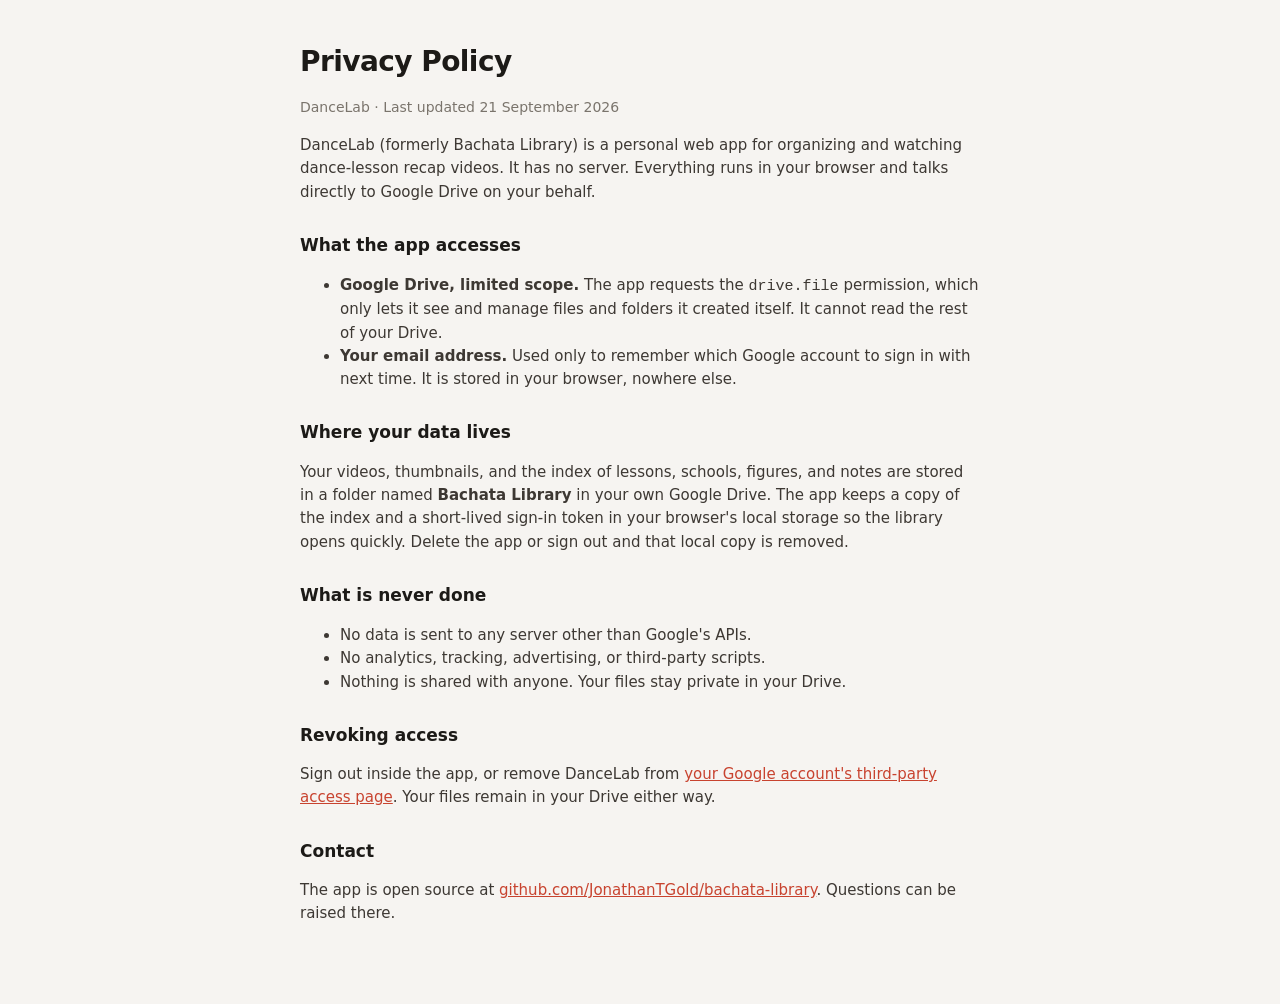
<file: privacy.html>
<!doctype html>
<html lang="en">
<head>
<meta charset="utf-8">
<meta name="viewport" content="width=device-width, initial-scale=1">
<title>Privacy Policy · DanceLab</title>
<style>
body{margin:0;background:#f6f4f1;color:#1c1a17;font-family:-apple-system,BlinkMacSystemFont,"SF Pro Text",Inter,system-ui,sans-serif;line-height:1.55}
main{max-width:680px;margin:0 auto;padding:40px 24px 64px}
h1{font-size:28px;letter-spacing:-.02em;margin:0 0 6px}
h2{font-size:17px;margin:28px 0 8px}
p,li{font-size:15px;color:#3d3833}
.muted{color:#7a746c;font-size:14px}
a{color:#c8432f}
</style>
</head>
<body>
<main>
  <h1>Privacy Policy</h1>
  <p class="muted">DanceLab · Last updated 21 September 2026</p>

  <p>DanceLab (formerly Bachata Library) is a personal web app for organizing and watching dance-lesson recap videos. It has no server. Everything runs in your browser and talks directly to Google Drive on your behalf.</p>

  <h2>What the app accesses</h2>
  <ul>
    <li><b>Google Drive, limited scope.</b> The app requests the <code>drive.file</code> permission, which only lets it see and manage files and folders it created itself. It cannot read the rest of your Drive.</li>
    <li><b>Your email address.</b> Used only to remember which Google account to sign in with next time. It is stored in your browser, nowhere else.</li>
  </ul>

  <h2>Where your data lives</h2>
  <p>Your videos, thumbnails, and the index of lessons, schools, figures, and notes are stored in a folder named <b>Bachata Library</b> in your own Google Drive. The app keeps a copy of the index and a short-lived sign-in token in your browser's local storage so the library opens quickly. Delete the app or sign out and that local copy is removed.</p>

  <h2>What is never done</h2>
  <ul>
    <li>No data is sent to any server other than Google's APIs.</li>
    <li>No analytics, tracking, advertising, or third-party scripts.</li>
    <li>Nothing is shared with anyone. Your files stay private in your Drive.</li>
  </ul>

  <h2>Revoking access</h2>
  <p>Sign out inside the app, or remove DanceLab from <a href="https://myaccount.google.com/permissions">your Google account's third-party access page</a>. Your files remain in your Drive either way.</p>

  <h2>Contact</h2>
  <p>The app is open source at <a href="https://github.com/JonathanTGold/bachata-library">github.com/JonathanTGold/bachata-library</a>. Questions can be raised there.</p>
</main>
</body>
</html>
</file>
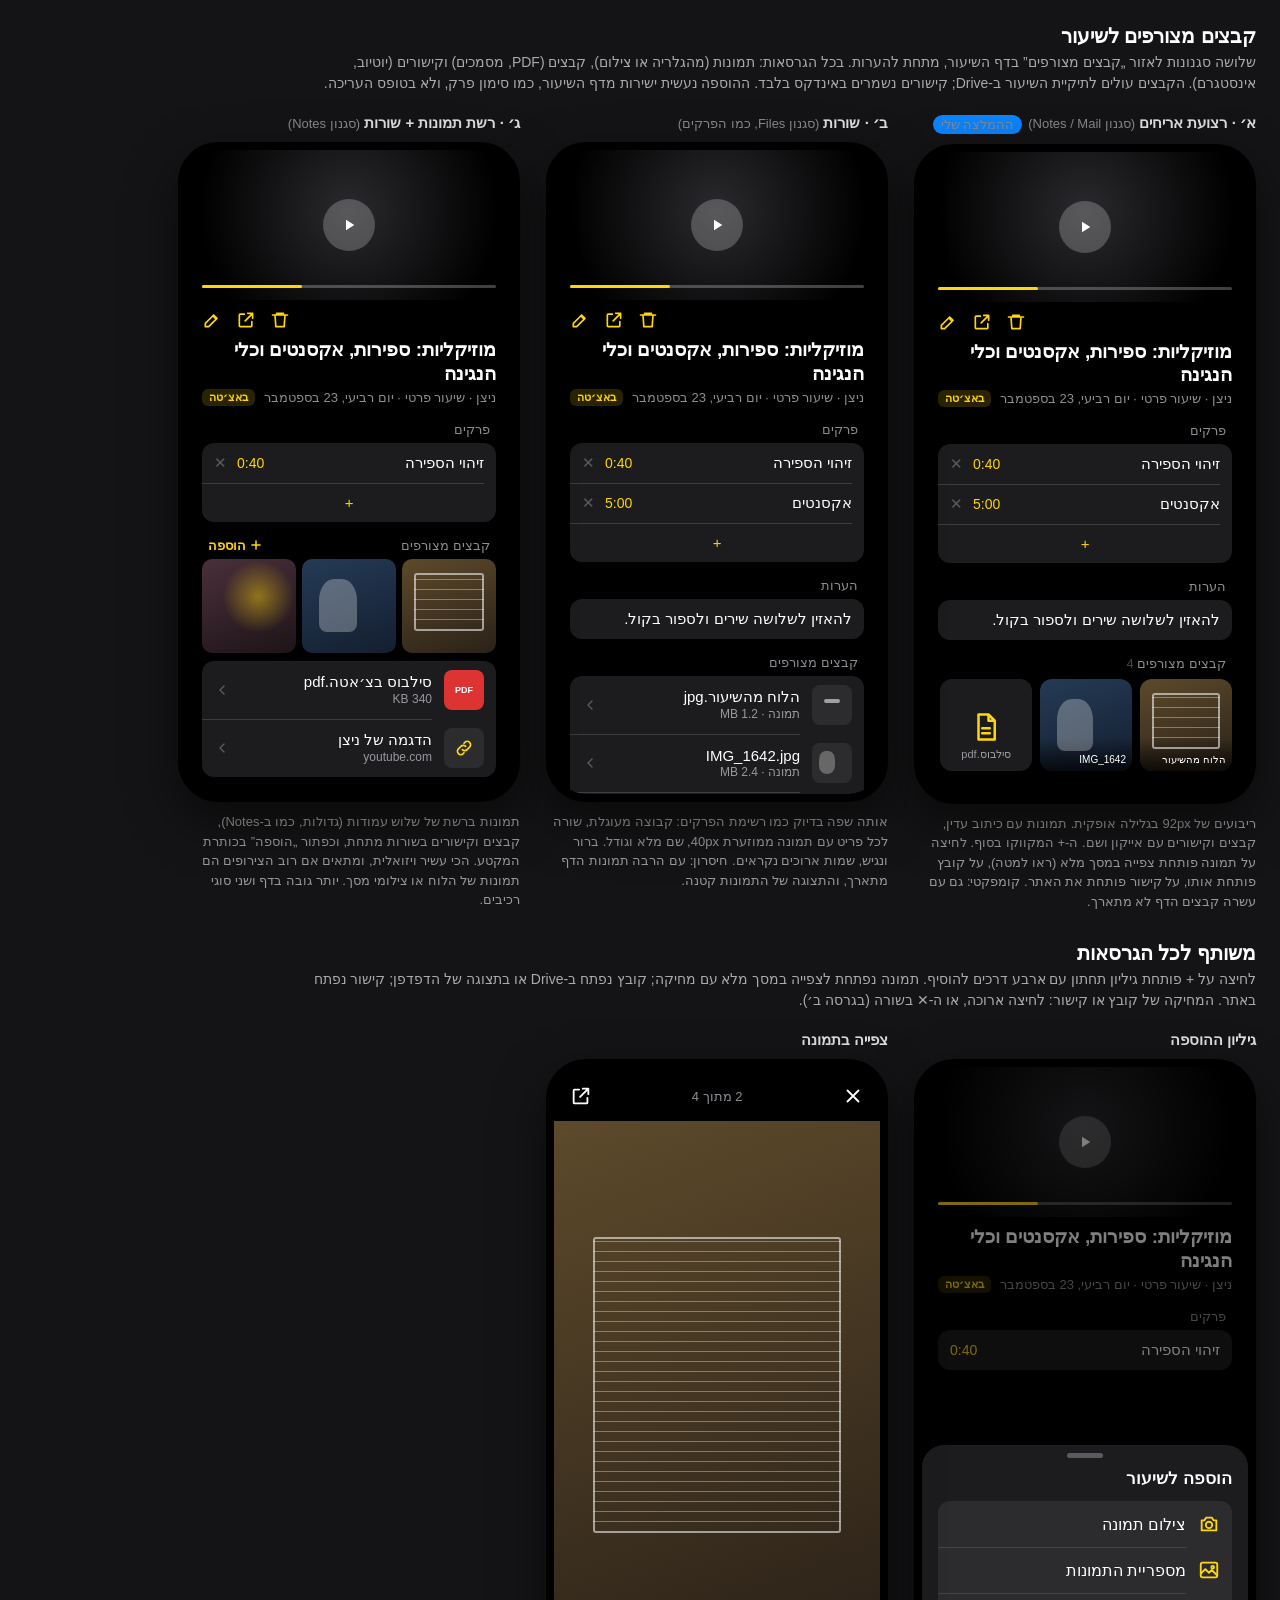
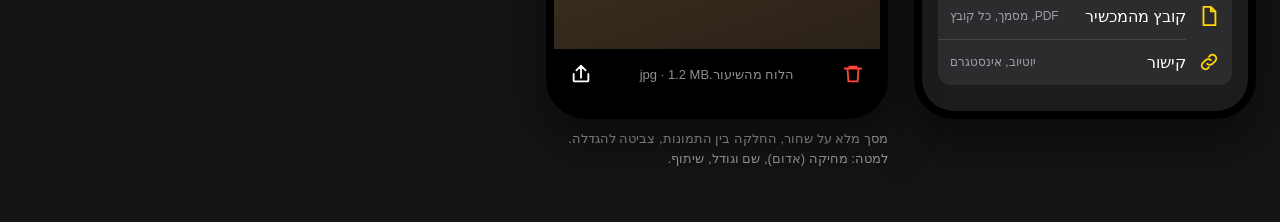
<file: mockup/v3-apple/attachments.html>
<!doctype html>
<html lang="he" dir="rtl">
<head>
<meta charset="utf-8">
<meta name="viewport" content="width=device-width, initial-scale=1">
<title>DanceLab · קבצים מצורפים</title>
<style>
:root{--bg:#000;--grp:#1c1c1e;--grp2:#2c2c2e;--grp3:#3a3a3c;--label:#fff;--label2:rgba(235,235,245,.6);--label3:rgba(235,235,245,.3);--sep:rgba(84,84,88,.6);--fill:rgba(120,120,128,.24);--tint:#ffd60a;--on-tint:#1a1400;--tint-soft:rgba(255,214,10,.16);--font:-apple-system,BlinkMacSystemFont,"SF Pro Text","Helvetica Neue",Arial,sans-serif}
*{box-sizing:border-box}
body{margin:0;background:#141416;color:var(--label);font-family:var(--font);-webkit-font-smoothing:antialiased;padding:24px}
h1{font-size:20px;margin:0 0 4px}
p.lead{color:#aaa;margin:0 0 20px;font-size:14px;max-width:960px;line-height:1.5}
.row{display:flex;gap:26px;flex-wrap:wrap;align-items:flex-start;margin-bottom:30px}
.opt{width:342px}
.opt h2{font-size:15px;margin:0 0 10px;color:#ddd}
.opt h2 span{color:#888;font-weight:400;font-size:13px}
.phone{position:relative;width:342px;height:660px;background:var(--bg);border-radius:40px;border:8px solid #000;overflow:hidden;box-shadow:0 20px 50px rgba(0,0,0,.5)}
button{font:inherit;color:inherit;background:none;border:0;padding:0;cursor:pointer}
svg.i{width:18px;height:18px;fill:none;stroke:currentColor;stroke-width:2;stroke-linecap:round;stroke-linejoin:round;display:block;flex:none}
.note{font-size:13px;color:#999;margin-top:10px;line-height:1.5}
.rec{display:inline-block;font-size:11px;font-weight:700;padding:2px 8px;border-radius:999px;background:#0a84ff;color:#fff;margin-inline-start:6px;vertical-align:middle}

/* detail screen skeleton */
.player{height:150px;background:radial-gradient(circle at 50% 40%,#2a2a2e,#000 80%);position:relative}
.player .pb{position:absolute;left:50%;top:50%;width:52px;height:52px;border-radius:50%;background:rgba(255,255,255,.22);transform:translate(-50%,-50%);display:grid;place-items:center;color:#fff}
.player .bar{position:absolute;left:16px;right:16px;bottom:12px;height:3px;background:rgba(255,255,255,.25);border-radius:2px}
.player .bar i{position:absolute;left:0;top:0;height:100%;width:34%;background:#ffd60a;border-radius:2px}
.body{padding:8px 16px 16px;overflow:hidden}
.actrow{display:flex;justify-content:flex-end;gap:14px;color:var(--tint);padding:2px 0 8px}
.actrow .i{width:20px;height:20px}
.ttl2{font-size:19px;font-weight:700;line-height:1.25}
.meta2{font-size:13px;color:var(--label2);margin-top:3px;display:flex;justify-content:space-between;align-items:center}
.stl{font-size:11px;font-weight:600;color:var(--tint);background:var(--tint-soft);padding:2px 7px;border-radius:6px}
h3{font-size:13px;font-weight:400;color:var(--label2);margin:16px 6px 6px;display:flex;justify-content:space-between;align-items:center}
h3 .cnt{color:var(--label3)}
h3 .hplus{color:var(--tint);display:flex;align-items:center;gap:3px;font-size:13px;font-weight:600}
.group{background:var(--grp);border-radius:12px;overflow:hidden}
.fig{display:flex;align-items:center;padding:11px 12px;font-size:15px;position:relative;gap:10px}
.fig+.fig:before{content:"";position:absolute;top:0;inset-inline-start:12px;inset-inline-end:0;height:.5px;background:var(--sep)}
.fig .tm{color:var(--tint);font-variant-numeric:tabular-nums;font-size:14px}
.fig .n{flex:1}
.fig .x{color:var(--label3)}
.fig.add{justify-content:center;color:var(--tint)}
.desc{font-size:14px;color:var(--label2);line-height:1.45;margin-top:8px}

/* A: strip of tiles */
.strip{display:flex;gap:8px;overflow:hidden;padding:2px 0}
.tile{width:92px;height:92px;border-radius:12px;flex:none;position:relative;overflow:hidden;background:var(--grp);display:grid;place-items:center}
.tile .cap{position:absolute;inset-inline:0;bottom:0;padding:16px 6px 5px;font-size:10px;line-height:1.2;background:linear-gradient(transparent,rgba(0,0,0,.75));color:#fff;white-space:nowrap;overflow:hidden;text-overflow:ellipsis;text-align:start}
.tile.doc,.tile.link{color:var(--label2);font-size:11px;grid-template-rows:1fr auto;place-items:center;padding-bottom:0}
.tile.doc .i,.tile.link .i{width:30px;height:30px;color:var(--tint);align-self:end;margin-bottom:6px}
.tile.doc span,.tile.link span{align-self:start;padding:0 6px 10px;white-space:nowrap;overflow:hidden;text-overflow:ellipsis;max-width:92px}
.tile.add{border:1.5px dashed var(--label3);background:none;color:var(--tint)}
.tile.add .i{width:26px;height:26px;stroke-width:2.4}
.tile.more{background:var(--grp2);color:var(--label2);font-size:15px;font-weight:600}
/* photo stand-ins */
.ph1{background:linear-gradient(160deg,#5d4a2b,#2a2118);}
.ph1:after{content:"";position:absolute;inset:14px 12px 22px;border:2px solid rgba(255,255,255,.55);border-radius:3px;background:repeating-linear-gradient(0deg,transparent 0 9px,rgba(255,255,255,.35) 9px 10px)}
.ph2{background:linear-gradient(160deg,#243b55,#141e30)}
.ph2:after{content:"";position:absolute;left:18%;top:22%;width:40%;height:56%;background:rgba(255,255,255,.28);border-radius:40% 40% 8px 8px}
.ph3{background:linear-gradient(160deg,#4a2f3a,#1d1418)}
.ph3:after{content:"";position:absolute;inset:0;background:radial-gradient(circle at 60% 40%,rgba(255,214,10,.45),transparent 45%)}

/* B: rows */
.arow{display:flex;align-items:center;gap:12px;padding:9px 12px;position:relative;font-size:15px}
.arow+.arow:before{content:"";position:absolute;top:0;inset-inline-start:64px;inset-inline-end:0;height:.5px;background:var(--sep)}
.ath{width:40px;height:40px;border-radius:8px;flex:none;position:relative;overflow:hidden;display:grid;place-items:center;background:var(--grp2)}
.ath .i{width:20px;height:20px;color:var(--tint)}
.ath.pdf{font-size:9px;font-weight:800;color:#fff;background:#d33}
.an{flex:1;min-width:0;display:flex;flex-direction:column;gap:1px}
.an b{font-weight:500;white-space:nowrap;overflow:hidden;text-overflow:ellipsis}
.an span{font-size:12px;color:var(--label2)}
.arow .chev{color:var(--label3);width:16px;height:16px}
.arow.add{color:var(--tint);gap:8px;padding:12px}
.arow.add:before{inset-inline-start:12px}

/* C: photo grid + rows */
.grid{display:grid;grid-template-columns:repeat(3,1fr);gap:6px;margin-bottom:8px}
.grid .tile{width:auto;height:auto;aspect-ratio:1;border-radius:10px}

/* add sheet */
.dim{position:absolute;inset:0;background:rgba(0,0,0,.5)}
.sheet{position:absolute;inset-inline:0;bottom:0;background:var(--grp);border-radius:22px 22px 0 0;padding:8px 16px 26px;box-shadow:0 -10px 40px rgba(0,0,0,.5)}
.grab{width:36px;height:5px;border-radius:3px;background:var(--label3);margin:0 auto 10px}
.sheet h4{font-size:17px;font-weight:600;margin:4px 0 12px}
.srows{background:var(--grp2);border-radius:12px;overflow:hidden}
.srow{display:flex;align-items:center;gap:12px;padding:12px;font-size:16px;position:relative}
.srow+.srow:before{content:"";position:absolute;top:0;inset-inline-start:46px;inset-inline-end:0;height:.5px;background:var(--sep)}
.srow .i{width:22px;height:22px;color:var(--tint)}
.srow .hint{margin-inline-start:auto;font-size:12px;color:var(--label2)}

/* viewer */
.viewer{position:absolute;inset:0;background:#000;display:flex;flex-direction:column}
.viewer .vt{display:flex;justify-content:space-between;align-items:center;padding:18px 16px 0;color:#fff}
.viewer .vt .i{width:22px;height:22px}
.viewer .vimg{flex:1;margin:14px 0;position:relative;overflow:hidden}
.viewer .vimg .ph1:after{inset:22% 12%}
.viewer .vb{display:flex;justify-content:space-between;align-items:center;padding:0 16px 26px;color:#fff}
.viewer .vb .i{width:22px;height:22px}
.viewer .vb .del{color:#ff453a}
.viewer .vn{font-size:13px;color:var(--label2)}
</style>
</head>
<body>
<h1>קבצים מצורפים לשיעור</h1>
<p class="lead">שלושה סגנונות לאזור „קבצים מצורפים” בדף השיעור, מתחת להערות. בכל הגרסאות: תמונות (מהגלריה או צילום), קבצים (PDF, מסמכים) וקישורים (יוטיוב, אינסטגרם). הקבצים עולים לתיקיית השיעור ב‑Drive; קישורים נשמרים באינדקס בלבד. ההוספה נעשית ישירות מדף השיעור, כמו סימון פרק, ולא בטופס העריכה.</p>

<div class="row">
  <div class="opt">
    <h2>א׳ · רצועת אריחים <span>(סגנון Notes / Mail)</span><span class="rec">ההמלצה שלי</span></h2>
    <div class="phone">
      <div class="player"><div class="pb"><svg class="i" viewBox="0 0 24 24"><path d="M8 5v14l11-7z" fill="currentColor" stroke="none"/></svg></div><div class="bar"><i></i></div></div>
      <div class="body">
        <div class="actrow"><svg class="i" viewBox="0 0 24 24"><path d="M3 6h18M8 6V4h8v2M6 6l1 14h10l1-14"/></svg><svg class="i" viewBox="0 0 24 24"><path d="M14 4h6v6M20 4l-9 9M19 14v5a1 1 0 0 1-1 1H5a1 1 0 0 1-1-1V6a1 1 0 0 1 1-1h5"/></svg><svg class="i" viewBox="0 0 24 24"><path d="M4 20h4l10-10-4-4L4 16v4zM13 7l4 4"/></svg></div>
        <div class="ttl2">מוזיקליות: ספירות, אקסנטים וכלי הנגינה</div>
        <div class="meta2"><span>ניצן · שיעור פרטי · יום רביעי, 23 בספטמבר</span><span class="stl">באצ׳טה</span></div>
        <h3>פרקים</h3>
        <div class="group">
          <div class="fig"><span class="n">זיהוי הספירה</span><span class="tm">0:40</span><span class="x">✕</span></div>
          <div class="fig"><span class="n">אקסנטים</span><span class="tm">5:00</span><span class="x">✕</span></div>
          <div class="fig add">+</div>
        </div>
        <h3>הערות</h3>
        <div class="group"><div class="fig">להאזין לשלושה שירים ולספור בקול.</div></div>
        <h3><span>קבצים מצורפים <span class="cnt">4</span></span></h3>
        <div class="strip">
          <div class="tile ph1"><div class="cap">הלוח מהשיעור</div></div>
          <div class="tile ph2"><div class="cap">IMG_1642</div></div>
          <div class="tile doc"><svg class="i" viewBox="0 0 24 24"><path d="M6 2h8l5 5v15H6zM14 2v5h5M9 13h6M9 17h6"/></svg><span>סילבוס.pdf</span></div>
          <div class="tile link"><svg class="i" viewBox="0 0 24 24"><path d="M10 14a4 4 0 0 0 5.7 0l3-3a4 4 0 0 0-5.7-5.7l-1 1M14 10a4 4 0 0 0-5.7 0l-3 3a4 4 0 0 0 5.7 5.7l1-1"/></svg><span>youtube.com</span></div>
          <div class="tile add"><svg class="i" viewBox="0 0 24 24"><path d="M12 5v14M5 12h14"/></svg></div>
        </div>
      </div>
    </div>
    <div class="note">ריבועים של 92px בגלילה אופקית. תמונות עם כיתוב עדין, קבצים וקישורים עם אייקון ושם. ה‑+ המקווקו בסוף. לחיצה על תמונה פותחת צפייה במסך מלא (ראו למטה), על קובץ פותחת אותו, על קישור פותחת את האתר. קומפקטי: גם עם עשרה קבצים הדף לא מתארך.</div>
  </div>

  <div class="opt">
    <h2>ב׳ · שורות <span>(סגנון Files, כמו הפרקים)</span></h2>
    <div class="phone">
      <div class="player"><div class="pb"><svg class="i" viewBox="0 0 24 24"><path d="M8 5v14l11-7z" fill="currentColor" stroke="none"/></svg></div><div class="bar"><i></i></div></div>
      <div class="body">
        <div class="actrow"><svg class="i" viewBox="0 0 24 24"><path d="M3 6h18M8 6V4h8v2M6 6l1 14h10l1-14"/></svg><svg class="i" viewBox="0 0 24 24"><path d="M14 4h6v6M20 4l-9 9M19 14v5a1 1 0 0 1-1 1H5a1 1 0 0 1-1-1V6a1 1 0 0 1 1-1h5"/></svg><svg class="i" viewBox="0 0 24 24"><path d="M4 20h4l10-10-4-4L4 16v4zM13 7l4 4"/></svg></div>
        <div class="ttl2">מוזיקליות: ספירות, אקסנטים וכלי הנגינה</div>
        <div class="meta2"><span>ניצן · שיעור פרטי · יום רביעי, 23 בספטמבר</span><span class="stl">באצ׳טה</span></div>
        <h3>פרקים</h3>
        <div class="group">
          <div class="fig"><span class="n">זיהוי הספירה</span><span class="tm">0:40</span><span class="x">✕</span></div>
          <div class="fig"><span class="n">אקסנטים</span><span class="tm">5:00</span><span class="x">✕</span></div>
          <div class="fig add">+</div>
        </div>
        <h3>הערות</h3>
        <div class="group"><div class="fig">להאזין לשלושה שירים ולספור בקול.</div></div>
        <h3>קבצים מצורפים</h3>
        <div class="group">
          <div class="arow"><div class="ath ph1"></div><div class="an"><b>הלוח מהשיעור.jpg</b><span>תמונה · 1.2 MB</span></div><svg class="i chev" viewBox="0 0 24 24"><path d="M15 6l-6 6 6 6"/></svg></div>
          <div class="arow"><div class="ath ph2"></div><div class="an"><b>IMG_1642.jpg</b><span>תמונה · 2.4 MB</span></div><svg class="i chev" viewBox="0 0 24 24"><path d="M15 6l-6 6 6 6"/></svg></div>
          <div class="arow"><div class="ath pdf">PDF</div><div class="an"><b>סילבוס בצ׳אטה.pdf</b><span>340 KB</span></div><svg class="i chev" viewBox="0 0 24 24"><path d="M15 6l-6 6 6 6"/></svg></div>
          <div class="arow"><div class="ath"><svg class="i" viewBox="0 0 24 24"><path d="M10 14a4 4 0 0 0 5.7 0l3-3a4 4 0 0 0-5.7-5.7l-1 1M14 10a4 4 0 0 0-5.7 0l-3 3a4 4 0 0 0 5.7 5.7l1-1"/></svg></div><div class="an"><b>הדגמה של ניצן</b><span>youtube.com</span></div><svg class="i chev" viewBox="0 0 24 24"><path d="M15 6l-6 6 6 6"/></svg></div>
          <div class="arow add"><svg class="i" viewBox="0 0 24 24"><path d="M12 5v14M5 12h14"/></svg>הוספת תמונה, קובץ או קישור</div>
        </div>
      </div>
    </div>
    <div class="note">אותה שפה בדיוק כמו רשימת הפרקים: קבוצה מעוגלת, שורה לכל פריט עם תמונה ממוזערת 40px, שם מלא וגודל. ברור ונגיש, שמות ארוכים נקראים. חיסרון: עם הרבה תמונות הדף מתארך, והתצוגה של התמונות קטנה.</div>
  </div>

  <div class="opt">
    <h2>ג׳ · רשת תמונות + שורות <span>(סגנון Notes)</span></h2>
    <div class="phone">
      <div class="player"><div class="pb"><svg class="i" viewBox="0 0 24 24"><path d="M8 5v14l11-7z" fill="currentColor" stroke="none"/></svg></div><div class="bar"><i></i></div></div>
      <div class="body">
        <div class="actrow"><svg class="i" viewBox="0 0 24 24"><path d="M3 6h18M8 6V4h8v2M6 6l1 14h10l1-14"/></svg><svg class="i" viewBox="0 0 24 24"><path d="M14 4h6v6M20 4l-9 9M19 14v5a1 1 0 0 1-1 1H5a1 1 0 0 1-1-1V6a1 1 0 0 1 1-1h5"/></svg><svg class="i" viewBox="0 0 24 24"><path d="M4 20h4l10-10-4-4L4 16v4zM13 7l4 4"/></svg></div>
        <div class="ttl2">מוזיקליות: ספירות, אקסנטים וכלי הנגינה</div>
        <div class="meta2"><span>ניצן · שיעור פרטי · יום רביעי, 23 בספטמבר</span><span class="stl">באצ׳טה</span></div>
        <h3>פרקים</h3>
        <div class="group">
          <div class="fig"><span class="n">זיהוי הספירה</span><span class="tm">0:40</span><span class="x">✕</span></div>
          <div class="fig add">+</div>
        </div>
        <h3><span>קבצים מצורפים</span><span class="hplus"><svg class="i" viewBox="0 0 24 24" style="width:14px;height:14px;stroke-width:2.6"><path d="M12 5v14M5 12h14"/></svg>הוספה</span></h3>
        <div class="grid">
          <div class="tile ph1"></div>
          <div class="tile ph2"></div>
          <div class="tile ph3"></div>
        </div>
        <div class="group">
          <div class="arow"><div class="ath pdf">PDF</div><div class="an"><b>סילבוס בצ׳אטה.pdf</b><span>340 KB</span></div><svg class="i chev" viewBox="0 0 24 24"><path d="M15 6l-6 6 6 6"/></svg></div>
          <div class="arow"><div class="ath"><svg class="i" viewBox="0 0 24 24"><path d="M10 14a4 4 0 0 0 5.7 0l3-3a4 4 0 0 0-5.7-5.7l-1 1M14 10a4 4 0 0 0-5.7 0l-3 3a4 4 0 0 0 5.7 5.7l1-1"/></svg></div><div class="an"><b>הדגמה של ניצן</b><span>youtube.com</span></div><svg class="i chev" viewBox="0 0 24 24"><path d="M15 6l-6 6 6 6"/></svg></div>
        </div>
        <h3>הערות</h3>
        <div class="group"><div class="fig">להאזין לשלושה שירים ולספור בקול.</div></div>
      </div>
    </div>
    <div class="note">תמונות ברשת של שלוש עמודות (גדולות, כמו ב‑Notes), קבצים וקישורים בשורות מתחת, וכפתור „הוספה” בכותרת המקטע. הכי עשיר ויזואלית, ומתאים אם רוב הצירופים הם תמונות של הלוח או צילומי מסך. יותר גובה בדף ושני סוגי רכיבים.</div>
  </div>
</div>

<h1 style="margin-top:10px">משותף לכל הגרסאות</h1>
<p class="lead">לחיצה על + פותחת גיליון תחתון עם ארבע דרכים להוסיף. תמונה נפתחת לצפייה במסך מלא עם מחיקה; קובץ נפתח ב‑Drive או בתצוגה של הדפדפן; קישור נפתח באתר. המחיקה של קובץ או קישור: לחיצה ארוכה, או ה‑✕ בשורה (בגרסה ב׳).</p>
<div class="row">
  <div class="opt">
    <h2>גיליון ההוספה</h2>
    <div class="phone">
      <div class="player"><div class="pb"><svg class="i" viewBox="0 0 24 24"><path d="M8 5v14l11-7z" fill="currentColor" stroke="none"/></svg></div><div class="bar"><i></i></div></div>
      <div class="body">
        <div class="ttl2">מוזיקליות: ספירות, אקסנטים וכלי הנגינה</div>
        <div class="meta2"><span>ניצן · שיעור פרטי · יום רביעי, 23 בספטמבר</span><span class="stl">באצ׳טה</span></div>
        <h3>פרקים</h3>
        <div class="group"><div class="fig"><span class="n">זיהוי הספירה</span><span class="tm">0:40</span></div></div>
      </div>
      <div class="dim"></div>
      <div class="sheet">
        <div class="grab"></div>
        <h4>הוספה לשיעור</h4>
        <div class="srows">
          <div class="srow"><svg class="i" viewBox="0 0 24 24"><path d="M4 8h3l2-3h6l2 3h3v11H4z"/><circle cx="12" cy="13" r="3.5"/></svg>צילום תמונה</div>
          <div class="srow"><svg class="i" viewBox="0 0 24 24"><rect x="3" y="4" width="18" height="16" rx="2"/><path d="M3 16l5-5 4 4 3-3 6 6"/><circle cx="16" cy="9" r="1.5"/></svg>מספריית התמונות</div>
          <div class="srow"><svg class="i" viewBox="0 0 24 24"><path d="M6 2h8l5 5v15H6zM14 2v5h5"/></svg>קובץ מהמכשיר<span class="hint">PDF, מסמך, כל קובץ</span></div>
          <div class="srow"><svg class="i" viewBox="0 0 24 24"><path d="M10 14a4 4 0 0 0 5.7 0l3-3a4 4 0 0 0-5.7-5.7l-1 1M14 10a4 4 0 0 0-5.7 0l-3 3a4 4 0 0 0 5.7 5.7l1-1"/></svg>קישור<span class="hint">יוטיוב, אינסטגרם</span></div>
        </div>
      </div>
    </div>
  </div>

  <div class="opt">
    <h2>צפייה בתמונה</h2>
    <div class="phone">
      <div class="viewer">
        <div class="vt"><svg class="i" viewBox="0 0 24 24"><path d="M6 6l12 12M18 6L6 18"/></svg><span class="vn">2 מתוך 4</span><svg class="i" viewBox="0 0 24 24"><path d="M14 4h6v6M20 4l-9 9M19 14v5a1 1 0 0 1-1 1H5a1 1 0 0 1-1-1V6a1 1 0 0 1 1-1h5"/></svg></div>
        <div class="vimg"><div class="tile ph1" style="width:100%;height:100%;border-radius:0"></div></div>
        <div class="vb"><svg class="i del" viewBox="0 0 24 24"><path d="M3 6h18M8 6V4h8v2M6 6l1 14h10l1-14"/></svg><span class="vn">הלוח מהשיעור.jpg · 1.2 MB</span><svg class="i" viewBox="0 0 24 24"><path d="M4 12v7a1 1 0 0 0 1 1h14a1 1 0 0 0 1-1v-7M12 3v13M7 8l5-5 5 5"/></svg></div>
      </div>
    </div>
    <div class="note">מסך מלא על שחור, החלקה בין התמונות, צביטה להגדלה. למטה: מחיקה (אדום), שם וגודל, שיתוף.</div>
  </div>
</div>
</body>
</html>
</file>
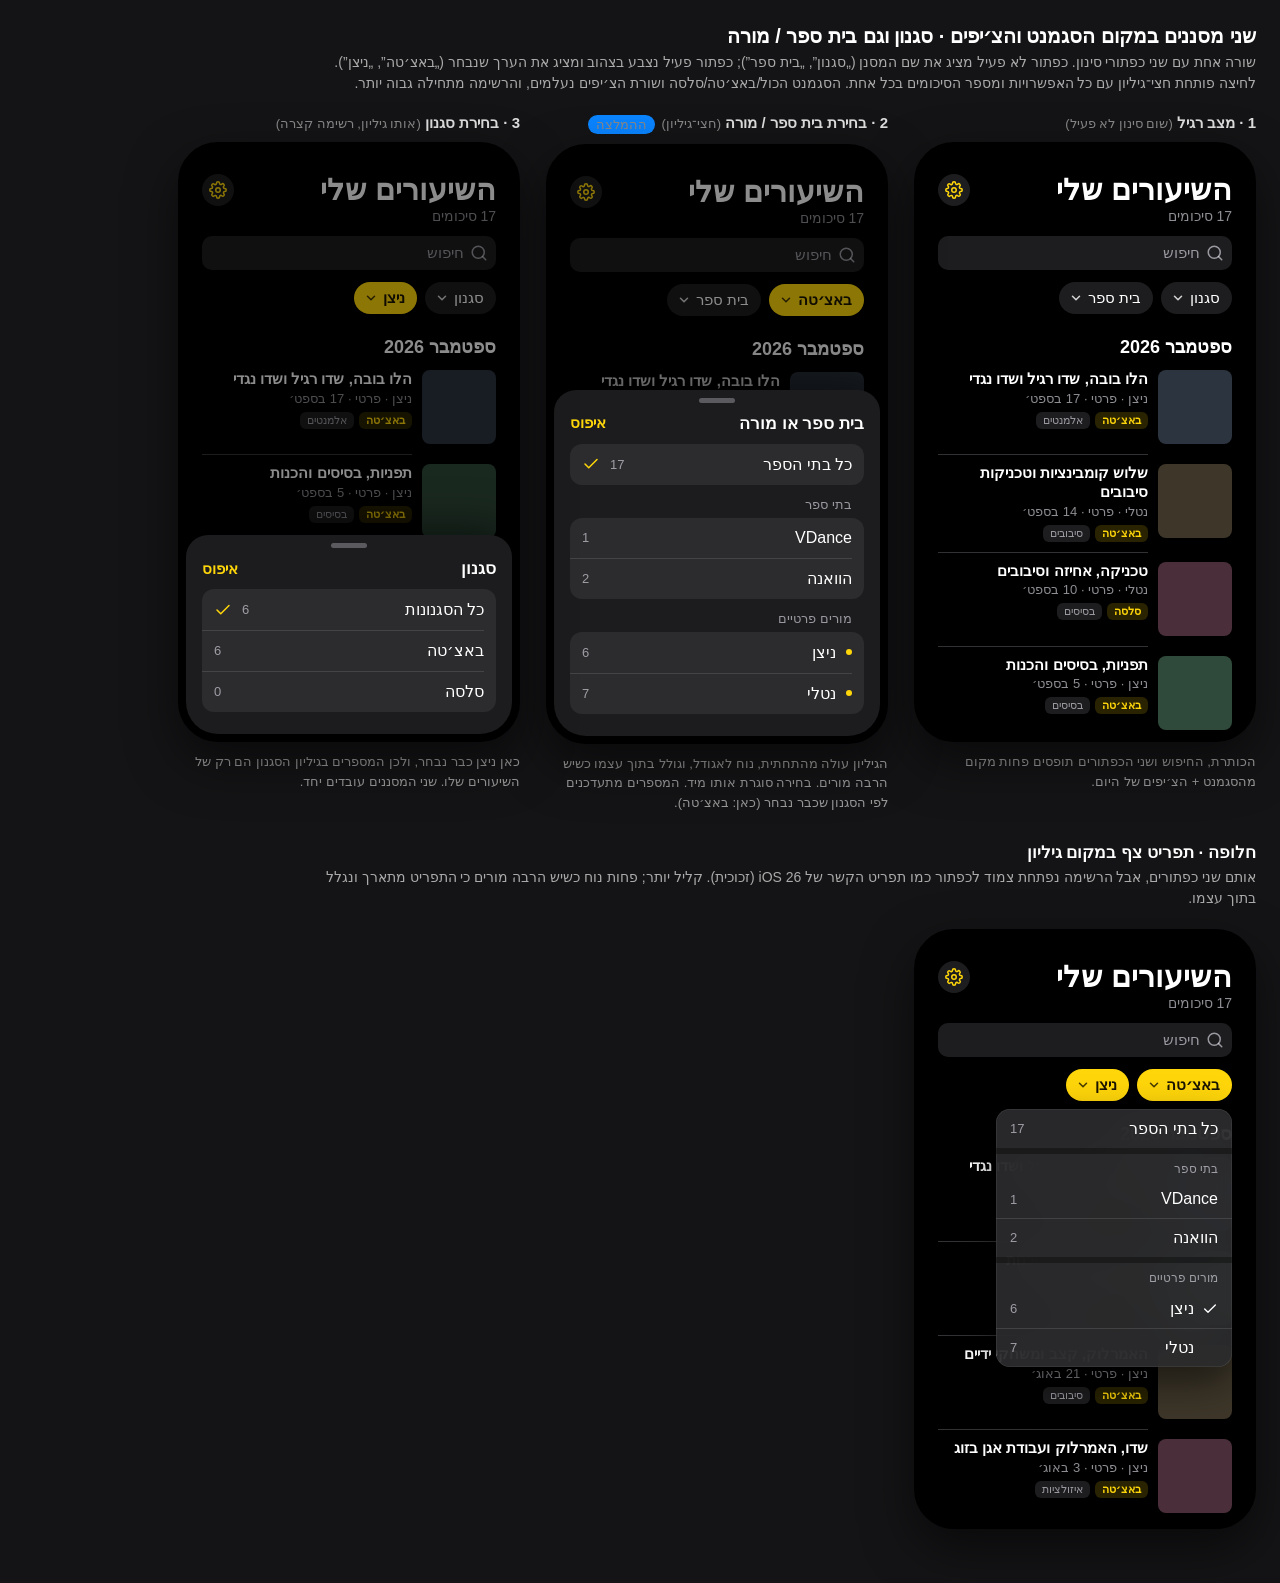
<file: mockup/v3-apple/filters.html>
<!doctype html>
<html lang="he" dir="rtl">
<head>
<meta charset="utf-8">
<meta name="viewport" content="width=device-width, initial-scale=1">
<title>DanceLab · שני מסננים</title>
<style>
:root{--bg:#000;--grp:#1c1c1e;--grp2:#2c2c2e;--grp3:#3a3a3c;--label:#fff;--label2:rgba(235,235,245,.6);--label3:rgba(235,235,245,.3);--sep:rgba(84,84,88,.6);--fill:rgba(120,120,128,.24);--tint:#ffd60a;--on-tint:#1a1400;--tint-soft:rgba(255,214,10,.16);--font:-apple-system,BlinkMacSystemFont,"SF Pro Text","Helvetica Neue",Arial,sans-serif}
*{box-sizing:border-box}
body{margin:0;background:#141416;color:var(--label);font-family:var(--font);-webkit-font-smoothing:antialiased;padding:24px}
h1{font-size:20px;margin:0 0 4px}
p.lead{color:#aaa;margin:0 0 20px;font-size:14px;max-width:960px;line-height:1.5}
.row{display:flex;gap:26px;flex-wrap:wrap;align-items:flex-start;margin-bottom:30px}
.opt{width:342px}
.opt h2{font-size:15px;margin:0 0 10px;color:#ddd}
.opt h2 span{color:#888;font-weight:400;font-size:13px}
.phone{position:relative;width:342px;height:600px;background:var(--bg);border-radius:40px;border:8px solid #000;overflow:hidden;box-shadow:0 20px 50px rgba(0,0,0,.5)}
button{font:inherit;color:inherit;background:none;border:0;padding:0;cursor:pointer}
svg.i{width:18px;height:18px;fill:none;stroke:currentColor;stroke-width:2;stroke-linecap:round;stroke-linejoin:round;display:block;flex:none}
.top{padding:22px 16px 0}
.navrow{display:flex;justify-content:space-between;align-items:center}
h3{font-size:30px;font-weight:700;margin:0;letter-spacing:.3px;line-height:36px}
.sub{font-size:14px;color:var(--label2)}
.gear{width:32px;height:32px;border-radius:50%;background:var(--fill);color:var(--tint);display:grid;place-items:center}
.search{margin:12px 16px 0;display:flex;gap:6px;align-items:center;background:var(--fill);border-radius:10px;padding:7px 8px;color:var(--label2);min-height:34px;font-size:15px}
.filters{display:flex;gap:8px;padding:12px 16px 14px;align-items:center}
.pillbtn{display:flex;align-items:center;gap:5px;padding:7px 12px 7px 10px;border-radius:999px;background:var(--fill);font-size:15px;font-weight:500;color:var(--label);white-space:nowrap}
.pillbtn.on{background:var(--tint);color:var(--on-tint);font-weight:600}
.pillbtn .i{width:14px;height:14px;stroke-width:2.6;opacity:.8}
.pillbtn .badge{margin-inline-start:2px;font-size:11px;font-weight:700;background:var(--tint);color:var(--on-tint);border-radius:999px;padding:1px 6px}
.list{padding:0 16px}
.month{font-size:18px;font-weight:700;margin:8px 0 2px}
.card{display:flex;gap:10px;padding:10px 0;position:relative}
.card+.card:before{content:"";position:absolute;top:0;inset-inline-start:84px;inset-inline-end:0;height:.5px;background:var(--sep)}
.thumb{width:74px;height:74px;border-radius:8px;flex:none;background:#2c3440}
.thumb.b{background:#3d3629}.thumb.c{background:#2f4a3a}.thumb.d{background:#4a2f3a}
.meta{flex:1;min-width:0}
.ttl{font-size:15px;font-weight:600;line-height:1.25}
.who{font-size:13px;color:var(--label2);margin-top:2px}
.tags{display:flex;gap:5px;margin-top:6px}
.tag{font-size:11px;padding:2px 7px;border-radius:6px;background:var(--fill);color:var(--label2)}
.tag.stl{color:var(--tint);background:var(--tint-soft);font-weight:600}
/* half sheet */
.dim{position:absolute;inset:0;background:rgba(0,0,0,.45)}
.sheet{position:absolute;inset-inline:0;bottom:0;background:var(--grp);border-radius:22px 22px 0 0;padding:8px 16px 22px;box-shadow:0 -10px 40px rgba(0,0,0,.5)}
.grab{width:36px;height:5px;border-radius:3px;background:var(--label3);margin:0 auto 10px}
.sheet h4{font-size:17px;font-weight:600;margin:4px 0 10px;display:flex;justify-content:space-between;align-items:center}
.sheet h4 button{color:var(--tint);font-size:15px;font-weight:600}
.shead{font-size:13px;color:var(--label2);margin:12px 12px 6px}
.srows{background:var(--grp2);border-radius:12px;overflow:hidden}
.srow{display:flex;align-items:center;gap:10px;padding:11px 12px;font-size:16px;position:relative}
.srow+.srow:before{content:"";position:absolute;top:0;inset-inline-start:12px;inset-inline-end:0;height:.5px;background:var(--sep)}
.srow .n{flex:1}
.srow .c{font-size:13px;color:var(--label2)}
.srow .ck{width:18px;color:var(--tint)}
.srow .dot{width:6px;height:6px;border-radius:50%;background:var(--tint)}
.srow.warn .n{color:var(--tint)}
/* iOS menu */
.menu{position:absolute;top:172px;inset-inline-start:16px;width:236px;background:rgba(44,44,46,.92);backdrop-filter:blur(24px);-webkit-backdrop-filter:blur(24px);border-radius:14px;box-shadow:0 14px 40px rgba(0,0,0,.55),inset 0 0 0 .5px rgba(255,255,255,.12);overflow:hidden;z-index:5}
.mhead{font-size:12px;color:var(--label2);padding:8px 14px 4px}
.mrow{display:flex;align-items:center;gap:8px;padding:10px 14px;font-size:16px;position:relative}
.mrow+.mrow:before{content:"";position:absolute;top:0;inset-inline:0;height:.5px;background:var(--sep)}
.mrow .n{flex:1}
.mrow .c{font-size:13px;color:var(--label2)}
.mrow .ck{width:16px;color:var(--label)}
.mgroup+.mgroup{border-top:6px solid rgba(0,0,0,.35)}
.note{font-size:13px;color:#999;margin-top:10px;line-height:1.5}
.rec{display:inline-block;font-size:11px;font-weight:700;padding:2px 8px;border-radius:999px;background:#0a84ff;color:#fff;margin-inline-start:6px;vertical-align:middle}
</style>
</head>
<body>
<h1>שני מסננים במקום הסגמנט והצ׳יפים · סגנון וגם בית ספר / מורה</h1>
<p class="lead">שורה אחת עם שני כפתורי סינון. כפתור לא פעיל מציג את שם המסנן („סגנון”, „בית ספר”); כפתור פעיל נצבע בצהוב ומציג את הערך שנבחר („באצ׳טה”, „ניצן”). לחיצה פותחת חצי־גיליון עם כל האפשרויות ומספר הסיכומים בכל אחת. הסגמנט הכול/באצ׳טה/סלסה ושורת הצ׳יפים נעלמים, והרשימה מתחילה גבוה יותר.</p>

<div class="row">
<div class="opt"><h2>1 · מצב רגיל <span>(שום סינון לא פעיל)</span></h2>
<div class="phone">
  <div class="top"><div class="navrow"><h3>השיעורים שלי</h3><div class="gear"><svg class="i"><use href="#gear"/></svg></div></div><div class="sub">17 סיכומים</div></div>
  <div class="search"><svg class="i"><use href="#search"/></svg>חיפוש</div>
  <div class="filters"><button class="pillbtn">סגנון<svg class="i"><use href="#chev"/></svg></button><button class="pillbtn">בית ספר<svg class="i"><use href="#chev"/></svg></button></div>
  <div class="list"><div class="month">ספטמבר 2026</div>
    <div class="card"><div class="thumb"></div><div class="meta"><div class="ttl">הלו בובה, שדו רגיל ושדו נגדי</div><div class="who">ניצן · פרטי · 17 בספט׳</div><div class="tags"><span class="tag stl">באצ׳טה</span><span class="tag">אלמנטים</span></div></div></div>
    <div class="card"><div class="thumb b"></div><div class="meta"><div class="ttl">שלוש קומבינציות וטכניקות סיבובים</div><div class="who">נטלי · פרטי · 14 בספט׳</div><div class="tags"><span class="tag stl">באצ׳טה</span><span class="tag">סיבובים</span></div></div></div>
    <div class="card"><div class="thumb d"></div><div class="meta"><div class="ttl">טכניקה, אחיזה וסיבובים</div><div class="who">נטלי · פרטי · 10 בספט׳</div><div class="tags"><span class="tag stl">סלסה</span><span class="tag">בסיסים</span></div></div></div>
    <div class="card"><div class="thumb c"></div><div class="meta"><div class="ttl">תפניות, בסיסים והכנות</div><div class="who">ניצן · פרטי · 5 בספט׳</div><div class="tags"><span class="tag stl">באצ׳טה</span><span class="tag">בסיסים</span></div></div></div>
  </div>
</div>
<div class="note">הכותרת, החיפוש ושני הכפתורים תופסים פחות מקום מהסגמנט + הצ׳יפים של היום.</div>
</div>

<div class="opt"><h2>2 · בחירת בית ספר / מורה <span>(חצי־גיליון)</span><span class="rec">ההמלצה</span></h2>
<div class="phone">
  <div class="top"><div class="navrow"><h3>השיעורים שלי</h3><div class="gear"><svg class="i"><use href="#gear"/></svg></div></div><div class="sub">17 סיכומים</div></div>
  <div class="search"><svg class="i"><use href="#search"/></svg>חיפוש</div>
  <div class="filters"><button class="pillbtn on">באצ׳טה<svg class="i"><use href="#chev"/></svg></button><button class="pillbtn">בית ספר<svg class="i"><use href="#chev"/></svg></button></div>
  <div class="list"><div class="month">ספטמבר 2026</div>
    <div class="card"><div class="thumb"></div><div class="meta"><div class="ttl">הלו בובה, שדו רגיל ושדו נגדי</div><div class="who">ניצן · פרטי · 17 בספט׳</div><div class="tags"><span class="tag stl">באצ׳טה</span><span class="tag">אלמנטים</span></div></div></div>
    <div class="card"><div class="thumb b"></div><div class="meta"><div class="ttl">שלוש קומבינציות וטכניקות סיבובים</div><div class="who">נטלי · פרטי · 14 בספט׳</div><div class="tags"><span class="tag stl">באצ׳טה</span><span class="tag">סיבובים</span></div></div></div>
  </div>
  <div class="dim"></div>
  <div class="sheet"><div class="grab"></div><h4>בית ספר או מורה <button>איפוס</button></h4>
    <div class="srows"><div class="srow"><span class="n">כל בתי הספר</span><span class="c">17</span><svg class="i ck"><use href="#check"/></svg></div></div>
    <div class="shead">בתי ספר</div>
    <div class="srows"><div class="srow"><span class="n">VDance</span><span class="c">1</span></div><div class="srow"><span class="n">הוואנה</span><span class="c">2</span></div></div>
    <div class="shead">מורים פרטיים</div>
    <div class="srows"><div class="srow"><span class="dot"></span><span class="n">ניצן</span><span class="c">6</span></div><div class="srow"><span class="dot"></span><span class="n">נטלי</span><span class="c">7</span></div></div>
  </div>
</div>
<div class="note">הגיליון עולה מהתחתית, נוח לאגודל, וגולל בתוך עצמו כשיש הרבה מורים. בחירה סוגרת אותו מיד. המספרים מתעדכנים לפי הסגנון שכבר נבחר (כאן: באצ׳טה).</div>
</div>

<div class="opt"><h2>3 · בחירת סגנון <span>(אותו גיליון, רשימה קצרה)</span></h2>
<div class="phone">
  <div class="top"><div class="navrow"><h3>השיעורים שלי</h3><div class="gear"><svg class="i"><use href="#gear"/></svg></div></div><div class="sub">17 סיכומים</div></div>
  <div class="search"><svg class="i"><use href="#search"/></svg>חיפוש</div>
  <div class="filters"><button class="pillbtn">סגנון<svg class="i"><use href="#chev"/></svg></button><button class="pillbtn on">ניצן<svg class="i"><use href="#chev"/></svg></button></div>
  <div class="list"><div class="month">ספטמבר 2026</div>
    <div class="card"><div class="thumb"></div><div class="meta"><div class="ttl">הלו בובה, שדו רגיל ושדו נגדי</div><div class="who">ניצן · פרטי · 17 בספט׳</div><div class="tags"><span class="tag stl">באצ׳טה</span><span class="tag">אלמנטים</span></div></div></div>
    <div class="card"><div class="thumb c"></div><div class="meta"><div class="ttl">תפניות, בסיסים והכנות</div><div class="who">ניצן · פרטי · 5 בספט׳</div><div class="tags"><span class="tag stl">באצ׳טה</span><span class="tag">בסיסים</span></div></div></div>
    <div class="card"><div class="thumb b"></div><div class="meta"><div class="ttl">האמרלוק, קצב ומשחקי ידיים</div><div class="who">ניצן · פרטי · 21 באוג׳</div><div class="tags"><span class="tag stl">באצ׳טה</span><span class="tag">סיבובים</span></div></div></div>
    <div class="card"><div class="thumb d"></div><div class="meta"><div class="ttl">שדו, האמרלוק ועבודת אגן בזוג</div><div class="who">ניצן · פרטי · 3 באוג׳</div><div class="tags"><span class="tag stl">באצ׳טה</span><span class="tag">איזולציות</span></div></div></div>
  </div>
  <div class="dim"></div>
  <div class="sheet"><div class="grab"></div><h4>סגנון <button>איפוס</button></h4>
    <div class="srows"><div class="srow"><span class="n">כל הסגנונות</span><span class="c">6</span><svg class="i ck"><use href="#check"/></svg></div><div class="srow"><span class="n">באצ׳טה</span><span class="c">6</span></div><div class="srow"><span class="n">סלסה</span><span class="c">0</span></div></div>
  </div>
</div>
<div class="note">כאן ניצן כבר נבחר, ולכן המספרים בגיליון הסגנון הם רק של השיעורים שלו. שני המסננים עובדים יחד.</div>
</div>
</div>

<h1 style="font-size:17px">חלופה · תפריט צף במקום גיליון</h1>
<p class="lead">אותם שני כפתורים, אבל הרשימה נפתחת צמוד לכפתור כמו תפריט הקשר של iOS 26 (זכוכית). קליל יותר; פחות נוח כשיש הרבה מורים כי התפריט מתארך ונגלל בתוך עצמו.</p>
<div class="row">
<div class="opt">
<div class="phone">
  <div class="top"><div class="navrow"><h3>השיעורים שלי</h3><div class="gear"><svg class="i"><use href="#gear"/></svg></div></div><div class="sub">17 סיכומים</div></div>
  <div class="search"><svg class="i"><use href="#search"/></svg>חיפוש</div>
  <div class="filters"><button class="pillbtn on">באצ׳טה<svg class="i"><use href="#chev"/></svg></button><button class="pillbtn on">ניצן<svg class="i"><use href="#chev"/></svg></button></div>
  <div class="menu">
    <div class="mgroup"><div class="mrow"><span class="n">כל בתי הספר</span><span class="c">17</span></div></div>
    <div class="mgroup"><div class="mhead">בתי ספר</div><div class="mrow"><span class="n">VDance</span><span class="c">1</span></div><div class="mrow"><span class="n">הוואנה</span><span class="c">2</span></div></div>
    <div class="mgroup"><div class="mhead">מורים פרטיים</div><div class="mrow"><svg class="i ck"><use href="#check"/></svg><span class="n">ניצן</span><span class="c">6</span></div><div class="mrow"><span class="ck"></span><span class="n">נטלי</span><span class="c">7</span></div></div>
  </div>
  <div class="list"><div class="month">ספטמבר 2026</div>
    <div class="card"><div class="thumb"></div><div class="meta"><div class="ttl">הלו בובה, שדו רגיל ושדו נגדי</div><div class="who">ניצן · פרטי · 17 בספט׳</div><div class="tags"><span class="tag stl">באצ׳טה</span><span class="tag">אלמנטים</span></div></div></div>
    <div class="card"><div class="thumb c"></div><div class="meta"><div class="ttl">תפניות, בסיסים והכנות</div><div class="who">ניצן · פרטי · 5 בספט׳</div><div class="tags"><span class="tag stl">באצ׳טה</span><span class="tag">בסיסים</span></div></div></div>
    <div class="card"><div class="thumb b"></div><div class="meta"><div class="ttl">האמרלוק, קצב ומשחקי ידיים</div><div class="who">ניצן · פרטי · 21 באוג׳</div><div class="tags"><span class="tag stl">באצ׳טה</span><span class="tag">סיבובים</span></div></div></div>
    <div class="card"><div class="thumb d"></div><div class="meta"><div class="ttl">שדו, האמרלוק ועבודת אגן בזוג</div><div class="who">ניצן · פרטי · 3 באוג׳</div><div class="tags"><span class="tag stl">באצ׳טה</span><span class="tag">איזולציות</span></div></div></div>
  </div>
</div>
</div>
</div>

<svg style="display:none" xmlns="http://www.w3.org/2000/svg">
  <symbol id="gear" viewBox="0 0 24 24"><circle cx="12" cy="12" r="3"/><path d="M19.4 15a1.65 1.65 0 0 0 .33 1.82l.06.06a2 2 0 0 1-2.83 2.83l-.06-.06a1.65 1.65 0 0 0-1.82-.33 1.65 1.65 0 0 0-1 1.51V21a2 2 0 0 1-4 0v-.09A1.65 1.65 0 0 0 9 19.4a1.65 1.65 0 0 0-1.82.33l-.06.06a2 2 0 0 1-2.83-2.83l.06-.06a1.65 1.65 0 0 0 .33-1.82 1.65 1.65 0 0 0-1.51-1H3a2 2 0 0 1 0-4h.09A1.65 1.65 0 0 0 4.6 9a1.65 1.65 0 0 0-.33-1.82l-.06-.06a2 2 0 0 1 2.83-2.83l.06.06a1.65 1.65 0 0 0 1.82.33H9a1.65 1.65 0 0 0 1-1.51V3a2 2 0 0 1 4 0v.09a1.65 1.65 0 0 0 1 1.51 1.65 1.65 0 0 0 1.82-.33l.06-.06a2 2 0 0 1 2.83 2.83l-.06.06a1.65 1.65 0 0 0-.33 1.82V9a1.65 1.65 0 0 0 1.51 1H21a2 2 0 0 1 0 4h-.09a1.65 1.65 0 0 0-1.51 1z"/></symbol>
  <symbol id="search" viewBox="0 0 24 24"><circle cx="11" cy="11" r="8"/><path d="M21 21l-4.35-4.35"/></symbol>
  <symbol id="chev" viewBox="0 0 24 24"><path d="M6 9l6 6 6-6"/></symbol>
  <symbol id="check" viewBox="0 0 24 24"><path d="M20 6L9 17l-5-5"/></symbol>
</svg>
</body>
</html>
</file>
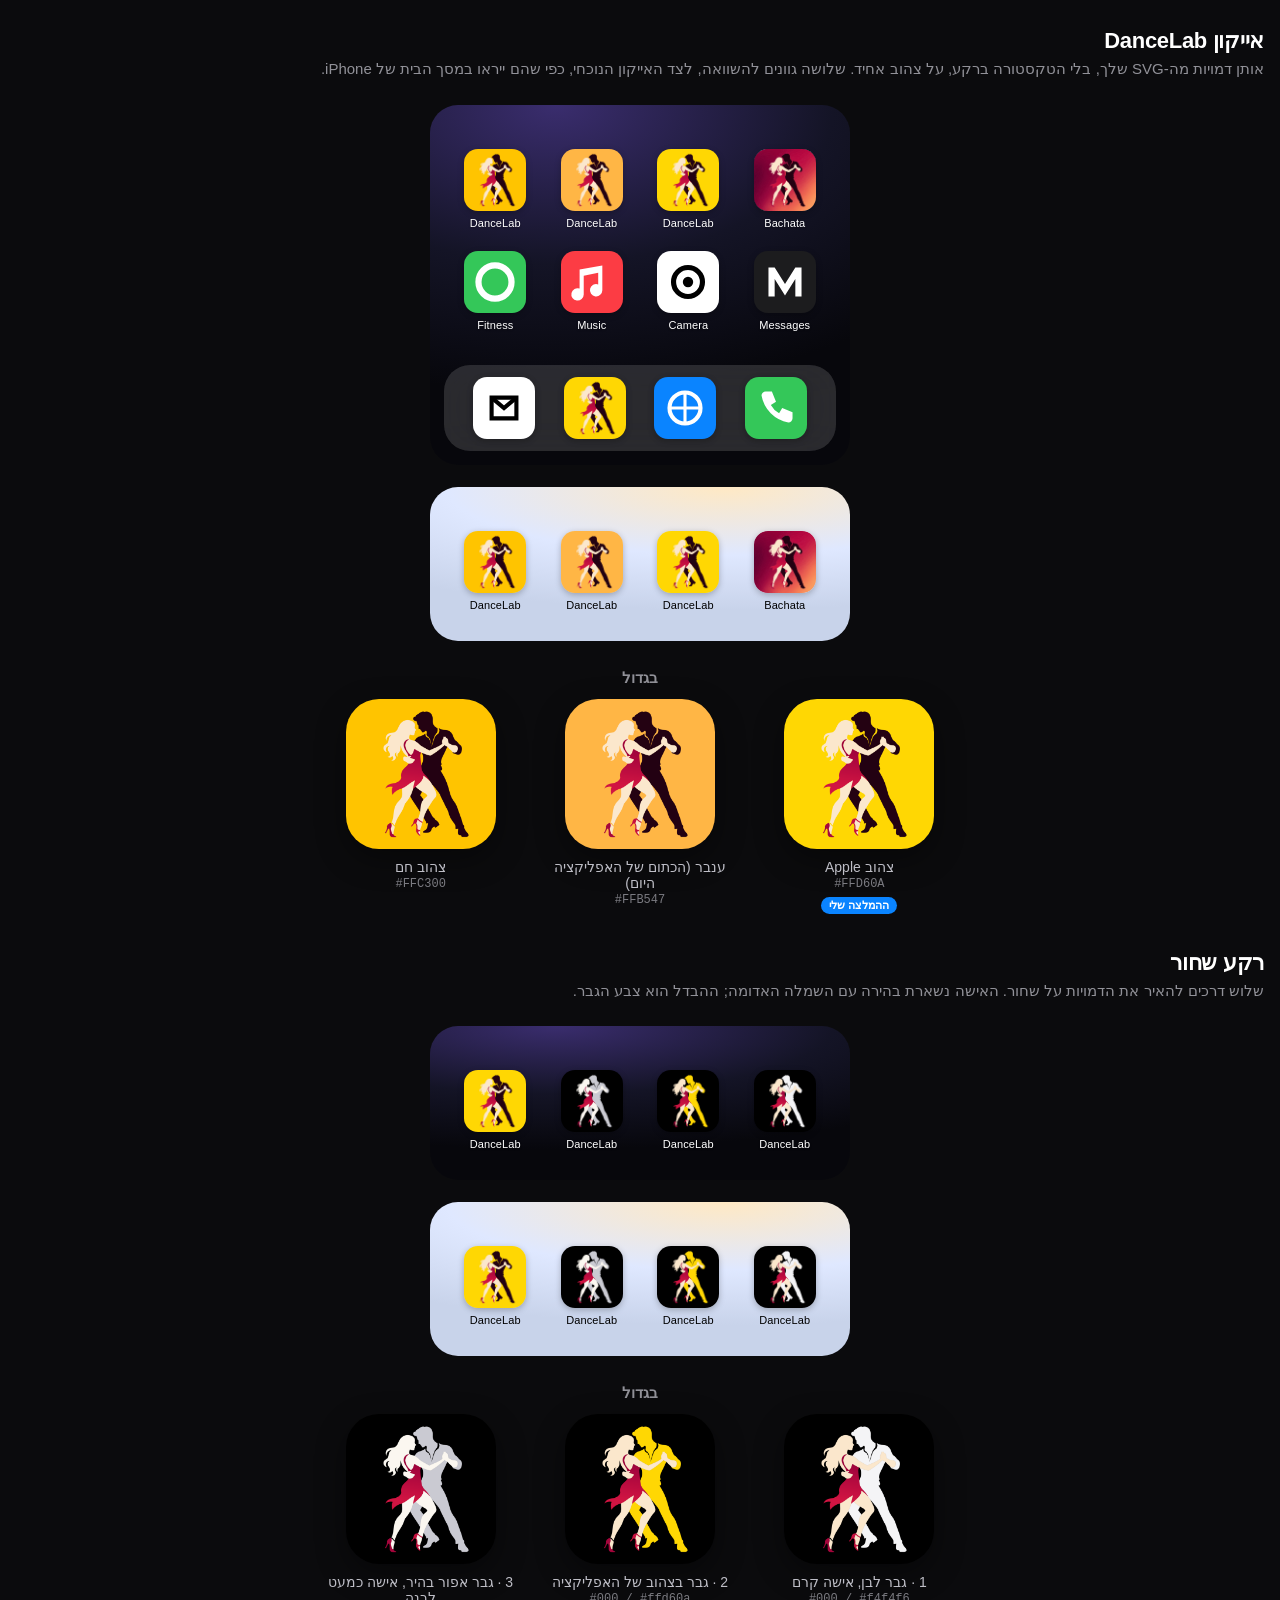
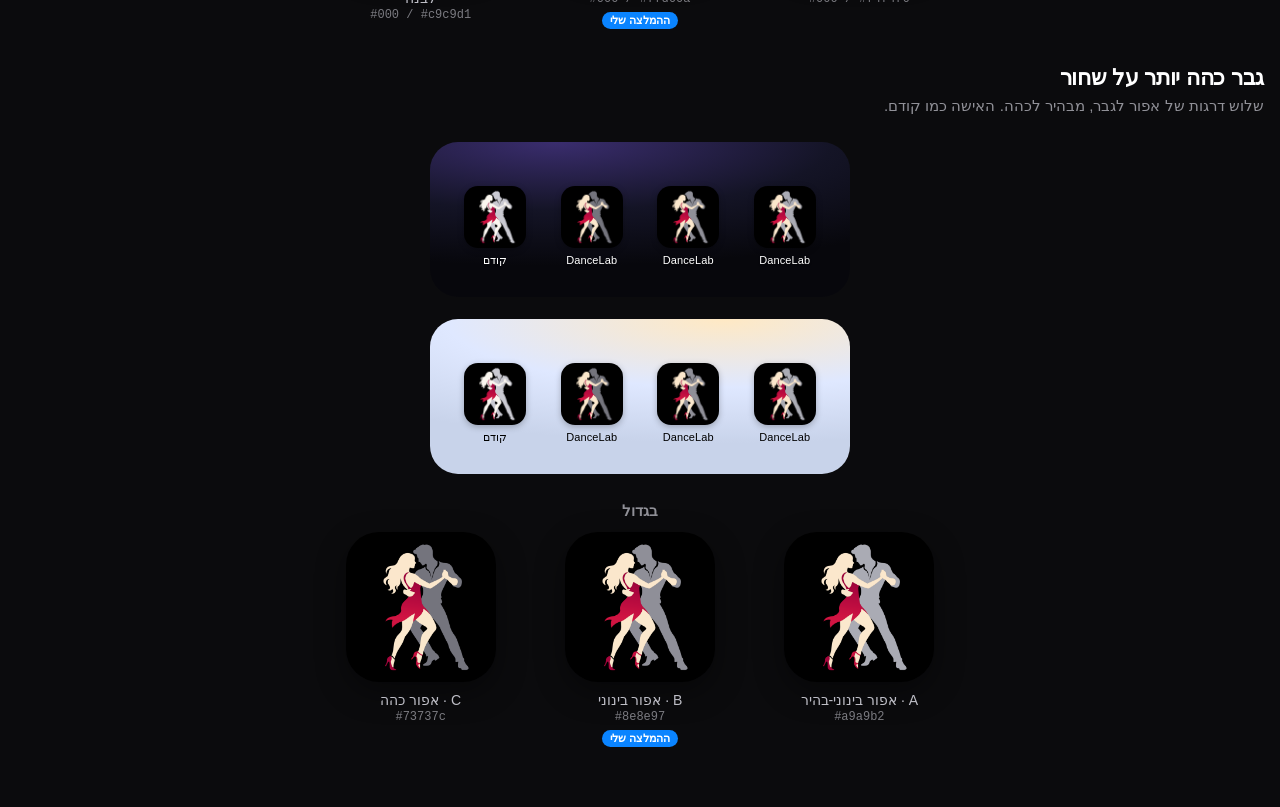
<file: mockup/v3-apple/icons.html>
<!doctype html>
<html lang="he" dir="rtl">
<head>
<meta charset="utf-8">
<meta name="viewport" content="width=device-width, initial-scale=1">
<title>DanceLab · אייקון</title>
<style>
*{box-sizing:border-box}
body{margin:0;background:#0b0b0d;color:#fff;font-family:-apple-system,BlinkMacSystemFont,"SF Pro Text","Helvetica Neue",Arial,sans-serif;-webkit-font-smoothing:antialiased;padding:28px 16px 60px}
h1{font-size:22px;font-weight:700;margin:0 0 4px;letter-spacing:-.3px}
p.lead{color:rgba(235,235,245,.6);font-size:15px;margin:0 0 24px;line-height:1.5}
.wall{border-radius:28px;padding:44px 22px 30px;margin:0 auto 22px;max-width:420px;position:relative;overflow:hidden}
.wall.dark{background:radial-gradient(120% 80% at 30% 0%,#3a2d6e 0%,#141426 55%,#07070c 100%)}
.wall.light{background:radial-gradient(120% 80% at 70% 0%,#ffe9c4 0%,#dfe8ff 55%,#c8d3ea 100%);color:#000}
.grid{display:grid;grid-template-columns:repeat(4,1fr);gap:22px 10px;justify-items:center}
.app{display:flex;flex-direction:column;align-items:center;gap:6px;width:76px}
.app img{width:62px;height:62px;border-radius:14px;box-shadow:0 2px 6px rgba(0,0,0,.25);display:block}
.app span{font-size:11px;font-weight:500;letter-spacing:.1px;white-space:nowrap;text-shadow:0 1px 2px rgba(0,0,0,.35)}
.wall.light .app span{text-shadow:none}
.dock{margin:34px -8px -16px;background:rgba(255,255,255,.14);backdrop-filter:blur(20px);border-radius:26px;padding:12px 0;display:flex;justify-content:space-evenly}
.wall.light .dock{background:rgba(255,255,255,.45)}
.dock .app{width:auto;gap:0}
.big{display:grid;grid-template-columns:repeat(auto-fit,minmax(150px,1fr));gap:18px;max-width:640px;margin:0 auto}
.big figure{margin:0;text-align:center}
.big img{width:100%;max-width:150px;border-radius:33px;display:block;margin:0 auto 10px;box-shadow:0 10px 30px rgba(0,0,0,.4)}
.big figcaption{font-size:14px;color:rgba(235,235,245,.8)}
.big code{display:block;font-size:12px;color:rgba(235,235,245,.5);margin-top:2px;direction:ltr}
.pick{display:inline-block;margin-top:6px;font-size:11px;font-weight:700;padding:2px 8px;border-radius:999px;background:#0a84ff;color:#fff}
h2{font-size:15px;font-weight:600;color:rgba(235,235,245,.6);margin:28px 0 12px;text-align:center}
</style>
</head>
<body>
<h1>אייקון DanceLab</h1>
<p class="lead">אותן דמויות מה‑SVG שלך, בלי הטקסטורה ברקע, על צהוב אחיד. שלושה גוונים להשוואה, לצד האייקון הנוכחי, כפי שהם ייראו במסך הבית של iPhone.</p>

<div class="wall dark">
  <div class="grid">
    <div class="app"><img src="../../icons/icon-512.png"><span>Bachata</span></div>
    <div class="app"><img src="icons/dancelab-yellow.png"><span>DanceLab</span></div>
    <div class="app"><img src="icons/dancelab-amber.png"><span>DanceLab</span></div>
    <div class="app"><img src="icons/dancelab-sun.png"><span>DanceLab</span></div>
    <div class="app"><img src="data:image/svg+xml;utf8,<svg xmlns='http://www.w3.org/2000/svg' viewBox='0 0 60 60'><rect width='60' height='60' fill='%231c1c1e'/><path d='M14 44V16h6l10 16 10-16h6v28h-6V27l-10 16-10-16v17z' fill='white'/></svg>"><span>Messages</span></div>
    <div class="app"><img src="data:image/svg+xml;utf8,<svg xmlns='http://www.w3.org/2000/svg' viewBox='0 0 60 60'><rect width='60' height='60' fill='%23fff'/><circle cx='30' cy='30' r='14' fill='none' stroke='%23000' stroke-width='5'/><circle cx='30' cy='30' r='5' fill='%23000'/></svg>"><span>Camera</span></div>
    <div class="app"><img src="data:image/svg+xml;utf8,<svg xmlns='http://www.w3.org/2000/svg' viewBox='0 0 60 60'><rect width='60' height='60' fill='%23fc3c44'/><path d='M40 14v24a6 6 0 1 1-4-5.7V21l-14 3v18a6 6 0 1 1-4-5.7V18z' fill='white'/></svg>"><span>Music</span></div>
    <div class="app"><img src="data:image/svg+xml;utf8,<svg xmlns='http://www.w3.org/2000/svg' viewBox='0 0 60 60'><rect width='60' height='60' fill='%2334c759'/><circle cx='30' cy='30' r='16' fill='none' stroke='white' stroke-width='6'/></svg>"><span>Fitness</span></div>
  </div>
  <div class="dock">
    <div class="app"><img src="data:image/svg+xml;utf8,<svg xmlns='http://www.w3.org/2000/svg' viewBox='0 0 60 60'><rect width='60' height='60' fill='%2334c759'/><path d='M20 14h6l4 10-5 3a20 20 0 0 0 8 8l3-5 10 4v6a4 4 0 0 1-4 4A32 32 0 0 1 16 18a4 4 0 0 1 4-4z' fill='white'/></svg>"></div>
    <div class="app"><img src="data:image/svg+xml;utf8,<svg xmlns='http://www.w3.org/2000/svg' viewBox='0 0 60 60'><rect width='60' height='60' fill='%230a84ff'/><circle cx='30' cy='30' r='15' fill='none' stroke='white' stroke-width='4'/><path d='M30 15v30M15 30h30' stroke='white' stroke-width='3'/></svg>"></div>
    <div class="app"><img src="icons/dancelab-yellow.png"></div>
    <div class="app"><img src="data:image/svg+xml;utf8,<svg xmlns='http://www.w3.org/2000/svg' viewBox='0 0 60 60'><rect width='60' height='60' fill='%23fff'/><path d='M18 20h24v20H18z' fill='none' stroke='%23000' stroke-width='4'/><path d='M18 20l12 10 12-10' fill='none' stroke='%23000' stroke-width='4'/></svg>"></div>
  </div>
</div>

<div class="wall light">
  <div class="grid">
    <div class="app"><img src="../../icons/icon-512.png"><span>Bachata</span></div>
    <div class="app"><img src="icons/dancelab-yellow.png"><span>DanceLab</span></div>
    <div class="app"><img src="icons/dancelab-amber.png"><span>DanceLab</span></div>
    <div class="app"><img src="icons/dancelab-sun.png"><span>DanceLab</span></div>
  </div>
</div>

<h2>בגדול</h2>
<div class="big">
  <figure><img src="icons/dancelab-yellow.png"><figcaption>צהוב Apple<code>#FFD60A</code><span class="pick">ההמלצה שלי</span></figcaption></figure>
  <figure><img src="icons/dancelab-amber.png"><figcaption>ענבר (הכתום של האפליקציה היום)<code>#FFB547</code></figcaption></figure>
  <figure><img src="icons/dancelab-sun.png"><figcaption>צהוב חם<code>#FFC300</code></figcaption></figure>
</div>

<h1 style="margin-top:36px">רקע שחור</h1>
<p class="lead">שלוש דרכים להאיר את הדמויות על שחור. האישה נשארת בהירה עם השמלה האדומה; ההבדל הוא צבע הגבר.</p>
<div class="wall dark">
  <div class="grid">
    <div class="app"><img src="icons/dancelab-black-white.png"><span>DanceLab</span></div>
    <div class="app"><img src="icons/dancelab-black-gold.png"><span>DanceLab</span></div>
    <div class="app"><img src="icons/dancelab-black-gray.png"><span>DanceLab</span></div>
    <div class="app"><img src="icons/dancelab-yellow.png"><span>DanceLab</span></div>
  </div>
</div>
<div class="wall light">
  <div class="grid">
    <div class="app"><img src="icons/dancelab-black-white.png"><span>DanceLab</span></div>
    <div class="app"><img src="icons/dancelab-black-gold.png"><span>DanceLab</span></div>
    <div class="app"><img src="icons/dancelab-black-gray.png"><span>DanceLab</span></div>
    <div class="app"><img src="icons/dancelab-yellow.png"><span>DanceLab</span></div>
  </div>
</div>
<h2>בגדול</h2>
<div class="big">
  <figure><img src="icons/dancelab-black-white.png"><figcaption>1 · גבר לבן, אישה קרם<code>#000 / #f4f4f6</code></figcaption></figure>
  <figure><img src="icons/dancelab-black-gold.png"><figcaption>2 · גבר בצהוב של האפליקציה<code>#000 / #ffd60a</code><span class="pick">ההמלצה שלי</span></figcaption></figure>
  <figure><img src="icons/dancelab-black-gray.png"><figcaption>3 · גבר אפור בהיר, אישה כמעט לבנה<code>#000 / #c9c9d1</code></figcaption></figure>
</div>

<h1 style="margin-top:36px">גבר כהה יותר על שחור</h1>
<p class="lead">שלוש דרגות של אפור לגבר, מבהיר לכהה. האישה כמו קודם.</p>
<div class="wall dark"><div class="grid">
  <div class="app"><img src="icons/dancelab-black-g1.png"><span>DanceLab</span></div>
  <div class="app"><img src="icons/dancelab-black-g2.png"><span>DanceLab</span></div>
  <div class="app"><img src="icons/dancelab-black-g3.png"><span>DanceLab</span></div>
  <div class="app"><img src="icons/dancelab-black-gray.png"><span>קודם</span></div>
</div></div>
<div class="wall light"><div class="grid">
  <div class="app"><img src="icons/dancelab-black-g1.png"><span>DanceLab</span></div>
  <div class="app"><img src="icons/dancelab-black-g2.png"><span>DanceLab</span></div>
  <div class="app"><img src="icons/dancelab-black-g3.png"><span>DanceLab</span></div>
  <div class="app"><img src="icons/dancelab-black-gray.png"><span>קודם</span></div>
</div></div>
<h2>בגדול</h2>
<div class="big">
  <figure><img src="icons/dancelab-black-g1.png"><figcaption>A · אפור בינוני-בהיר<code>#a9a9b2</code></figcaption></figure>
  <figure><img src="icons/dancelab-black-g2.png"><figcaption>B · אפור בינוני<code>#8e8e97</code><span class="pick">ההמלצה שלי</span></figcaption></figure>
  <figure><img src="icons/dancelab-black-g3.png"><figcaption>C · אפור כהה<code>#73737c</code></figcaption></figure>
</div>
</body>
</html>
</file>
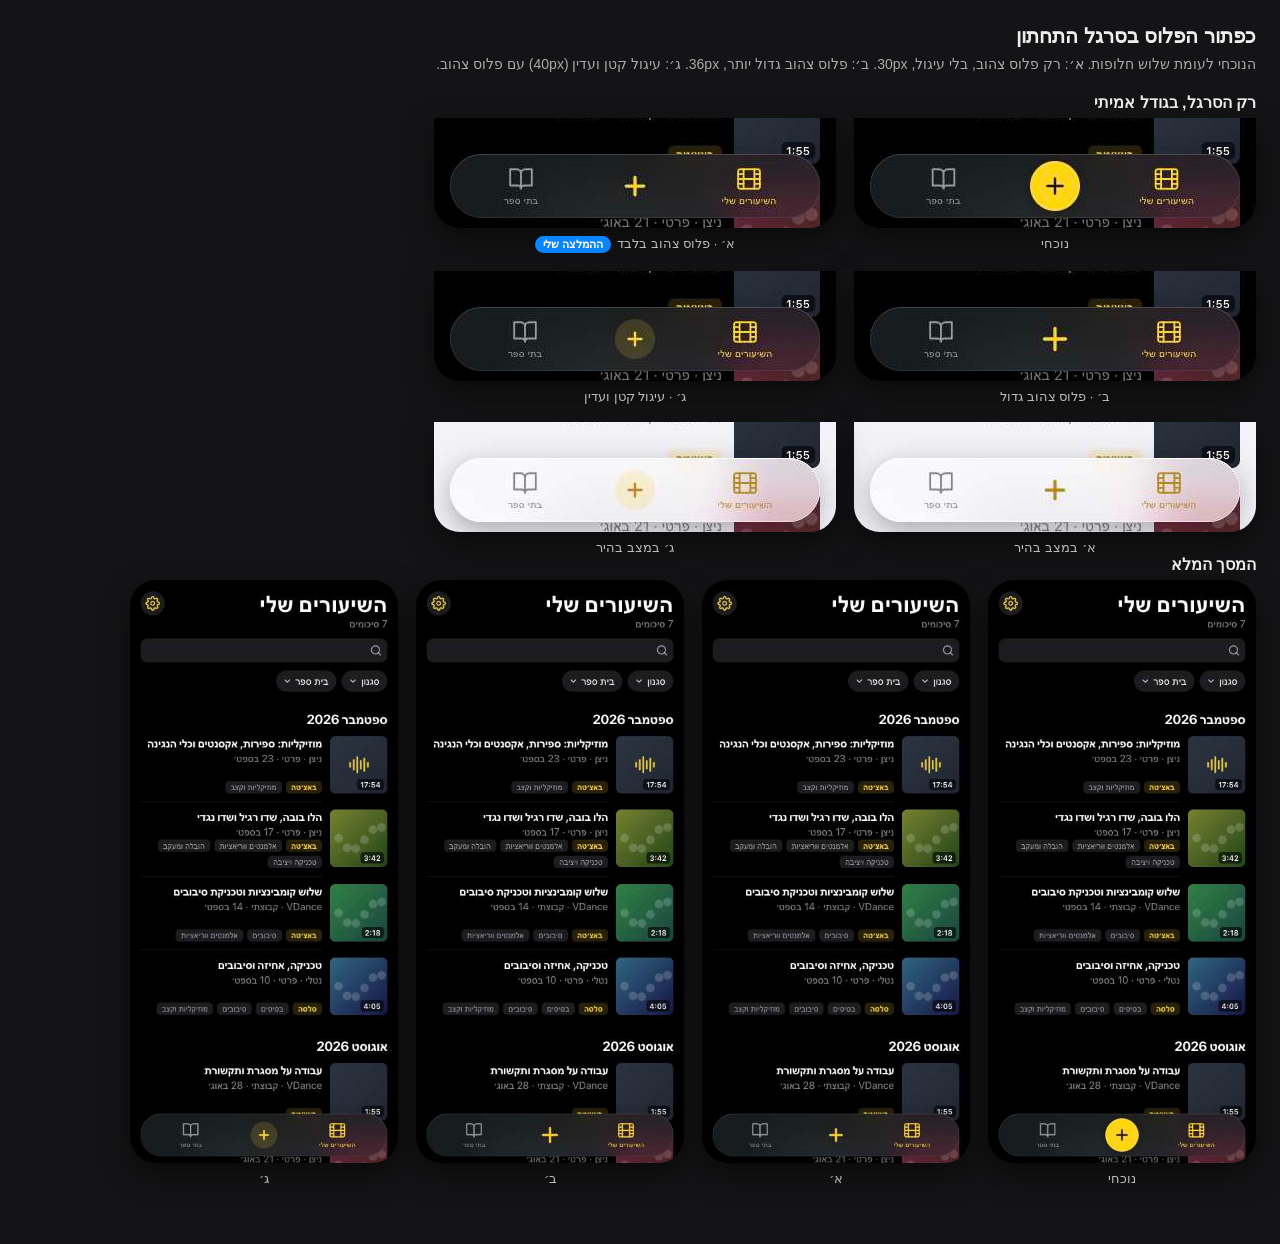
<file: mockup/v3-apple/plus.html>
<!doctype html><html lang="he" dir="rtl"><head><meta charset="utf-8"><meta name="viewport" content="width=device-width, initial-scale=1"><title>DanceLab · כפתור הפלוס</title>
<style>body{margin:0;background:#141416;color:#eee;font-family:-apple-system,BlinkMacSystemFont,"SF Pro Text",Arial,sans-serif;padding:24px}h1{font-size:20px;margin:0 0 6px}p{color:#aaa;font-size:14px;margin:0 0 18px;line-height:1.5;max-width:900px}.row{display:flex;gap:18px;flex-wrap:wrap;margin-bottom:34px}figure{margin:0;width:268px}figure img{width:268px;border-radius:26px;display:block;box-shadow:0 12px 30px rgba(0,0,0,.5)}figcaption{font-size:13px;color:#bbb;margin-top:8px;text-align:center}.rec{display:inline-block;font-size:11px;font-weight:700;padding:2px 8px;border-radius:999px;background:#0a84ff;color:#fff;margin-inline-start:6px}
.bars{display:flex;gap:18px;flex-wrap:wrap}.bars figure{width:402px}.bars img{width:402px;height:110px;object-fit:cover;object-position:bottom;border-radius:0 0 26px 26px}</style></head><body>
<h1>כפתור הפלוס בסרגל התחתון</h1>
<p>הנוכחי לעומת שלוש חלופות. א׳: רק פלוס צהוב, בלי עיגול, 30px. ב׳: פלוס צהוב גדול יותר, 36px. ג׳: עיגול קטן ועדין (40px) עם פלוס צהוב.</p>
<h1 style="font-size:16px">רק הסרגל, בגודל אמיתי</h1>
<div class="bars">
<figure><img src="plus/fab-current.jpg"><figcaption>נוכחי</figcaption></figure>
<figure><img src="plus/fab-A.jpg"><figcaption>א׳ · פלוס צהוב בלבד<span class="rec">ההמלצה שלי</span></figcaption></figure>
<figure><img src="plus/fab-B.jpg"><figcaption>ב׳ · פלוס צהוב גדול</figcaption></figure>
<figure><img src="plus/fab-C.jpg"><figcaption>ג׳ · עיגול קטן ועדין</figcaption></figure>
<figure><img src="plus/fabl-A.jpg"><figcaption>א׳ במצב בהיר</figcaption></figure>
<figure><img src="plus/fabl-C.jpg"><figcaption>ג׳ במצב בהיר</figcaption></figure>
</div>
<h1 style="font-size:16px">המסך המלא</h1>
<div class="row">
<figure><img src="plus/fab-current.jpg"><figcaption>נוכחי</figcaption></figure>
<figure><img src="plus/fab-A.jpg"><figcaption>א׳</figcaption></figure>
<figure><img src="plus/fab-B.jpg"><figcaption>ב׳</figcaption></figure>
<figure><img src="plus/fab-C.jpg"><figcaption>ג׳</figcaption></figure>
</div>
</body></html>
</file>
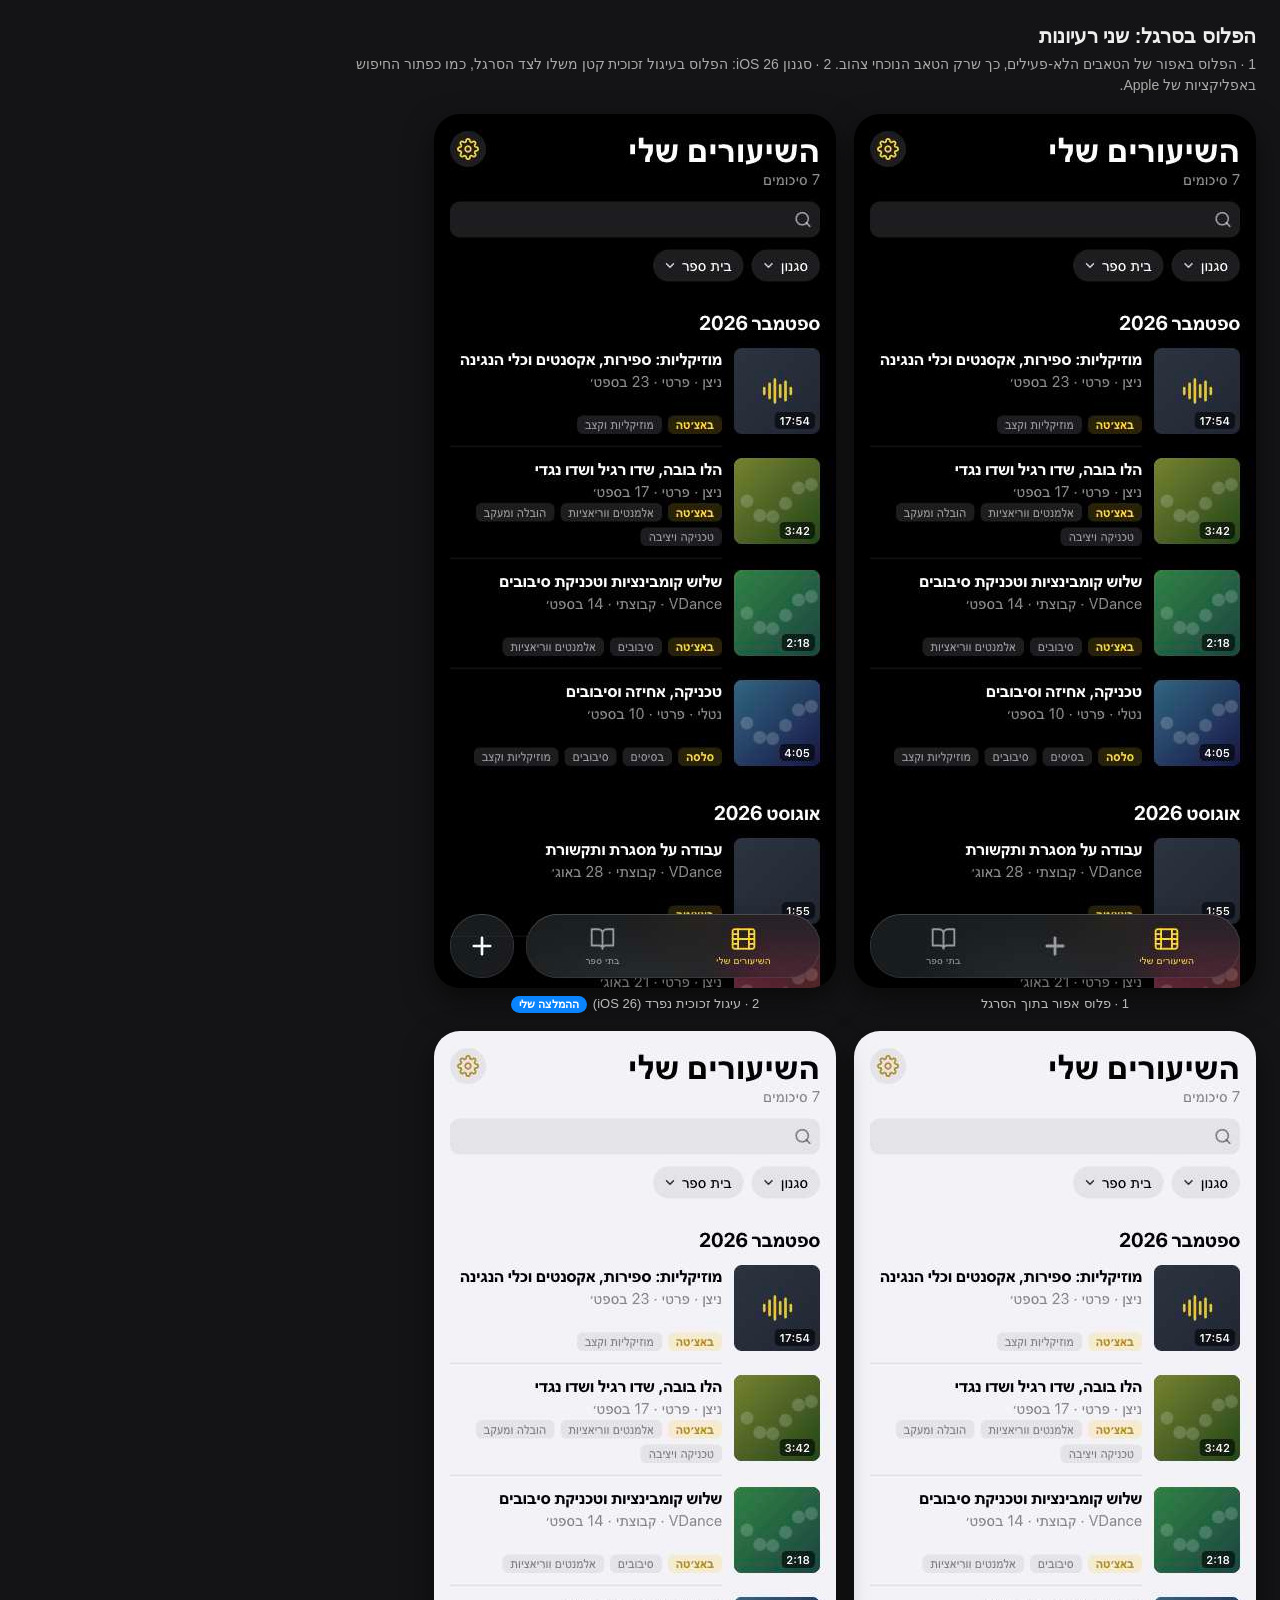
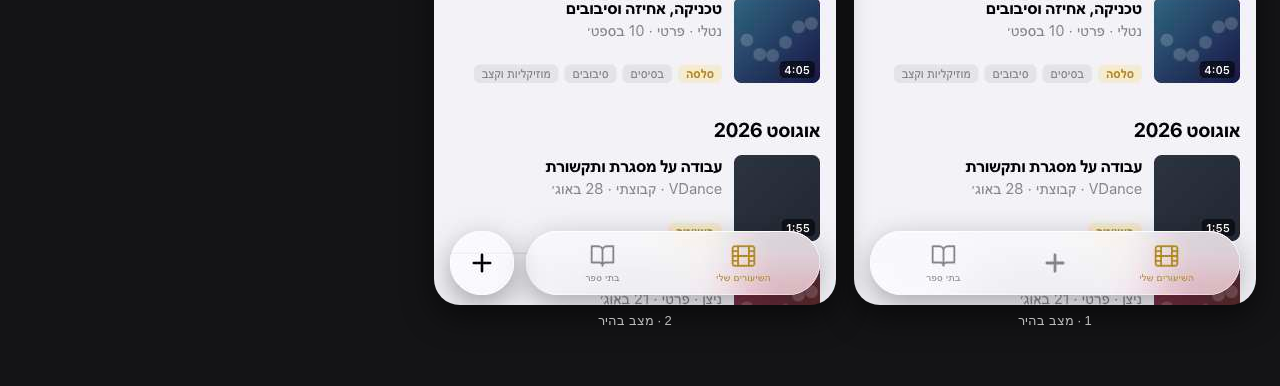
<file: mockup/v3-apple/plus2.html>
<!doctype html><html lang="he" dir="rtl"><head><meta charset="utf-8"><meta name="viewport" content="width=device-width, initial-scale=1"><title>DanceLab · הפלוס, סיבוב שני</title>
<style>body{margin:0;background:#141416;color:#eee;font-family:-apple-system,BlinkMacSystemFont,"SF Pro Text",Arial,sans-serif;padding:24px}h1{font-size:20px;margin:0 0 6px}p{color:#aaa;font-size:14px;margin:0 0 18px;line-height:1.5;max-width:900px}.row{display:flex;gap:18px;flex-wrap:wrap;margin-bottom:34px}figure{margin:0;width:402px}figure img{width:402px;display:block;border-radius:26px;box-shadow:0 12px 30px rgba(0,0,0,.5)}figcaption{font-size:13px;color:#bbb;margin-top:8px;text-align:center}.rec{display:inline-block;font-size:11px;font-weight:700;padding:2px 8px;border-radius:999px;background:#0a84ff;color:#fff;margin-inline-start:6px}</style></head><body>
<h1>הפלוס בסרגל: שני רעיונות</h1>
<p>1 · הפלוס באפור של הטאבים הלא‑פעילים, כך שרק הטאב הנוכחי צהוב. 2 · סגנון iOS 26: הפלוס בעיגול זכוכית קטן משלו לצד הסרגל, כמו כפתור החיפוש באפליקציות של Apple.</p>
<div class="row">
<figure><img src="plus/plus-dark.jpg"><figcaption>1 · פלוס אפור בתוך הסרגל</figcaption></figure>
<figure><img src="plus/plus2-dark.jpg"><figcaption>2 · עיגול זכוכית נפרד (iOS 26)<span class="rec">ההמלצה שלי</span></figcaption></figure>
<figure><img src="plus/plus-light.jpg"><figcaption>1 · מצב בהיר</figcaption></figure>
<figure><img src="plus/plus2-light.jpg"><figcaption>2 · מצב בהיר</figcaption></figure>
</div>
</body></html>
</file>
<file: styles.css>
/* DanceLab · Apple Human Interface style: system type, one tint, dark glass. Cards, inputs and
 * sheet rows are translucent panes; a yellow glow rises from the lower part of the screen (the top stays plain).
 * Light: a deeper system gray so the near-white panes keep contrast where the glow fades; the glow cores are
 * opaque so they stay as bright as before.
 * Base tokens are the dark theme; the light theme (the app default) applies via html[data-theme=light]. */
:root{
  --bg:#000;--grp:rgba(255,255,255,.09);--grp2:rgba(255,255,255,.09);--grp3:rgba(255,255,255,.14);--rim:rgba(255,255,255,.13);--sheet:rgba(24,24,27,.86);--r:12px;--r2:999px;--r-lg:14px;
  --ambient:linear-gradient(#000 0,#000 6%,transparent 22%),radial-gradient(125% 85% at 100% 30%,rgba(255,214,10,.085),transparent 75%),radial-gradient(100% 65% at 0% 100%,rgba(255,214,10,.055),transparent 72%);
  --label:#fff;--label2:rgba(235,235,245,.6);--label3:rgba(235,235,245,.3);
  --sep:rgba(84,84,88,.6);--fill:rgba(120,120,128,.24);--fill2:rgba(120,120,128,.32);
  --tint:#ffd60a;--tint-fill:#ffd60a;--tint-soft:rgba(255,214,10,.16);--on-tint:#1a1400;
  --red:#ff453a;--green:#30d158;--glass:rgba(44,44,48,.6);--glass-rim:rgba(255,255,255,.16);--glass-hi:rgba(255,255,255,.1);--elev:rgba(44,44,46,.97);--seg-on:#3a3a3c;
  --sat:env(safe-area-inset-top,0px);--sab:env(safe-area-inset-bottom,0px);--bar-gap:max(10px,calc(var(--sab) - 14px));
  --font:-apple-system,BlinkMacSystemFont,"SF Pro Text","SF Pro Display","Helvetica Neue",Arial,sans-serif
}
html[data-theme=light]{
  --bg:#e9e9ee;--grp:rgba(255,255,255,.94);--grp2:rgba(255,255,255,.94);--grp3:rgba(0,0,0,.06);--rim:rgba(255,255,255,.95);--sheet:rgba(233,233,238,.9);
  --ambient:linear-gradient(#e9e9ee 0,#e9e9ee 6%,transparent 22%),radial-gradient(125% 85% at 100% 30%,#f4ecd0,transparent 75%),radial-gradient(100% 65% at 0% 100%,#f3eede,transparent 72%);
  --label:#000;--label2:rgba(60,60,67,.6);--label3:rgba(60,60,67,.3);
  --sep:rgba(60,60,67,.29);--fill:rgba(118,118,128,.12);--fill2:rgba(118,118,128,.2);
  --tint:#b58a00;--tint-fill:#ffcc00;--tint-soft:rgba(255,204,0,.2);--on-tint:#1a1400;
  --red:#ff3b30;--green:#34c759;--glass:rgba(255,255,255,.6);--glass-rim:rgba(255,255,255,.9);--glass-hi:rgba(255,255,255,.9);--elev:#fff;--seg-on:#fff
}
*{box-sizing:border-box}
[hidden]{display:none!important}
html,body{margin:0;height:100%;overflow:hidden;background:var(--bg);color:var(--label);font-family:var(--font);-webkit-text-size-adjust:100%;overscroll-behavior:none;color-scheme:dark;-webkit-font-smoothing:antialiased}
html[data-theme=light]{color-scheme:light}
body{position:fixed;inset:0}
button{font:inherit;color:inherit;background:none;border:0;padding:0;cursor:pointer;-webkit-tap-highlight-color:transparent}
input,select,textarea{font:inherit;font-size:17px;color:var(--label)}
a{color:var(--tint)}
svg.i{width:22px;height:22px;fill:none;stroke:currentColor;stroke-width:1.9;stroke-linecap:round;stroke-linejoin:round;display:block;flex:none}
.app{position:absolute;inset:0;max-width:560px;margin:0 auto;background:var(--ambient),var(--bg);overflow:hidden}
.screen{position:absolute;inset:0;display:none;flex-direction:column}
.screen.active{display:flex}

/* ---- navigation area ---- */
.top{padding:max(14px,calc(var(--sat) + 4px)) 16px 0;flex:none}
.top.row,.brand{display:flex;justify-content:space-between;align-items:flex-start;gap:12px}
h1{font-size:34px;font-weight:700;margin:0;letter-spacing:.37px;line-height:41px;word-break:break-word}
.top.row h1{font-size:28px;line-height:34px;letter-spacing:.36px}
.top.row.compact{justify-content:flex-end}
.top.row.compact .ib.round{margin-top:0}
.sub{font-size:15px;color:var(--label2);margin-top:0;line-height:1.35}
.ib{width:40px;height:40px;border-radius:50%;display:grid;place-items:center;position:relative;flex:none;color:var(--tint)}
.ib.round{background:var(--fill);color:var(--label2);width:36px;height:36px;margin-top:3px}
.ib .bd{position:absolute;top:-2px;inset-inline-end:-2px;font-size:9px;font-weight:800;padding:0 4px;border-radius:6px;background:var(--label);color:var(--bg);line-height:1.5}
.ib.danger{background:var(--fill);color:var(--red)}
.ib.danger.armed,.ib.armed{background:var(--red)!important;color:#fff!important}
.searchwrap{padding:12px 16px 10px;flex:none;display:flex;gap:8px;align-items:center}
#s-library .searchwrap{padding-top:max(14px,calc(var(--sat) + 8px))}
/* the control bar is a glass strip over the list: it follows the scroll pixel by pixel (Instagram
   style) and snaps fully open or fully away when the gesture ends; the list is padded underneath */
.topbar{position:absolute;top:0;inset-inline:0;z-index:5;background:rgba(0,0,0,.62);backdrop-filter:saturate(160%) blur(22px);-webkit-backdrop-filter:saturate(160%) blur(22px);will-change:transform}
html[data-theme=light] .topbar{background:rgba(233,233,238,.72)}
#btn-add .i{stroke-width:2.3}
.search{flex:1;min-width:0;display:flex;gap:6px;align-items:center;background:var(--grp);border-radius:var(--r-lg);padding:7px 10px;color:var(--label2);min-height:40px}
.search .i{width:18px;height:18px;stroke-width:2.2}
.search input{border:0;outline:0;background:transparent;flex:1;min-width:0;-webkit-appearance:none;appearance:none;padding:0;margin:0}
.search input::-webkit-search-cancel-button{-webkit-appearance:none}
.fbtn{width:40px;height:40px;border-radius:var(--r-lg);background:var(--grp);color:var(--label2);display:grid;place-items:center;flex:none}
.fbtn.on{background:var(--tint-fill);color:var(--on-tint);box-shadow:none}
.fbtn .i{width:20px;height:20px;stroke-width:2}
.actf{display:flex;gap:6px;flex-wrap:wrap;padding:0 16px 10px;flex:none}
.actf button{display:flex;align-items:center;gap:4px;padding-block:5px;padding-inline:10px 8px;border-radius:var(--r2);background:var(--tint-soft);color:var(--tint);font-size:13px;font-weight:600;max-width:70%}
.actf button span{overflow:hidden;text-overflow:ellipsis;white-space:nowrap}
.actf .i{width:14px;height:14px;stroke-width:2.6}
.chip{flex:none;padding:6px 14px;border-radius:var(--r2);background:var(--fill);font-size:15px;font-weight:500;color:var(--label);white-space:nowrap;display:flex;align-items:center;gap:6px;border:0}
.chip.on{background:var(--tint-fill);color:var(--on-tint)}
.chip.priv:before{content:"";width:6px;height:6px;border-radius:50%;background:var(--tint)}
.chip.priv.on:before{background:var(--on-tint)}
.chip.warn{background:var(--tint-soft);color:var(--tint)}
.chip.warn.on{background:var(--tint-fill);color:var(--on-tint)}
.scroll{flex:1;overflow-y:auto;-webkit-overflow-scrolling:touch;padding:0 16px calc(var(--bar-gap) + 82px);overscroll-behavior:contain}
.scroll.plain{padding-bottom:calc(48px + var(--sab))}

/* ---- library list: one glass card per lesson ---- */
.month{font-size:20px;font-weight:700;color:var(--label);margin:20px 0 2px;letter-spacing:-.45px}
.scroll>.month:first-child{margin-top:4px}
.card{display:flex;gap:12px;background:var(--grp);border-radius:var(--r-lg);padding:10px;margin-top:8px;cursor:pointer;text-align:start;width:100%;color:var(--label);position:relative;border:0}
.card .chev{width:16px;height:16px;color:var(--label3);stroke-width:2.2;align-self:center;margin-inline-start:-2px}
[dir=rtl] .card .chev{transform:scaleX(-1)}
.card.untagged .thumb{outline:1.5px dashed rgba(255,214,10,.6);outline-offset:-1.5px}
.thumb{width:86px;height:86px;border-radius:8px;flex:none;position:relative;overflow:hidden;background:linear-gradient(135deg,#3a3a3c,#2c2c2e)}
.thumb.t2{background:linear-gradient(135deg,#2c3440,#1f2733)}
.thumb.t3{background:linear-gradient(135deg,#3d3629,#2b2620)}
.thumb img{position:absolute;inset:0;width:100%;height:100%;object-fit:cover;opacity:0;transition:opacity .25s}
.thumb img.ok{opacity:1}
.thumb .dur{position:absolute;inset-inline-end:5px;bottom:5px;background:rgba(0,0,0,.6);color:#fff;font-size:11px;font-weight:600;padding:2px 5px;border-radius:5px;direction:ltr;backdrop-filter:blur(6px);-webkit-backdrop-filter:blur(6px)}
.thumb .play{display:none}
.meta{flex:1;min-width:0;display:flex;flex-direction:column;justify-content:center;gap:3px}
.title{font-weight:500;font-size:17px;line-height:1.25;letter-spacing:-.4px;word-break:break-word;display:-webkit-box;-webkit-line-clamp:2;-webkit-box-orient:vertical;overflow:hidden}
.who{font-size:15px;color:var(--label2)}
.when{font-size:13px;font-weight:500;color:var(--label2)}
.badges{display:flex;gap:6px;flex-wrap:wrap;margin-top:auto;align-items:center}
.tag{font-size:12px;padding:2px 8px;border-radius:6px;background:var(--fill);color:var(--label2)}
.type{font-size:12px;padding:2px 8px;border-radius:6px;font-weight:600}
.type.private{background:var(--tint-fill);color:var(--on-tint)}.type.group{background:var(--fill);color:var(--label)}
.empty{color:var(--label2);font-size:15px;line-height:1.5;padding:44px 10px;text-align:center}
.empty b{color:var(--label)}
.empty.small{padding:10px 16px;font-size:13px;text-align:start}

/* ---- tab bar: floating glass capsule (iOS 26 style) ---- */
.tabbar{position:absolute;inset-inline:16px;bottom:var(--bar-gap);height:64px;border-radius:999px;padding:0 6px;background:var(--glass);backdrop-filter:saturate(180%) blur(24px);-webkit-backdrop-filter:saturate(180%) blur(24px);box-shadow:0 10px 30px rgba(0,0,0,.3),inset 0 0 0 .5px var(--glass-rim),inset 0 1px 0 var(--glass-hi);display:flex;justify-content:space-around;align-items:center}
.tab{display:flex;flex-direction:column;align-items:center;gap:2px;font-size:10px;font-weight:500;color:var(--label2);width:96px;letter-spacing:.1px;height:100%;justify-content:center;border-radius:999px}
.tab.on{color:var(--tint)}
.tab .i{width:26px;height:26px;stroke-width:1.7}

/* ---- player (always dark: it sits on the video) ---- */
.back{position:absolute;inset-inline-start:10px;top:max(8px,calc(var(--sat) + 2px));z-index:3;width:36px;height:36px;border-radius:50%;background:rgba(0,0,0,.45);color:#fff;backdrop-filter:blur(10px);-webkit-backdrop-filter:blur(10px)}
[dir=ltr] .back .i{transform:scaleX(-1)}
.topctl{position:absolute;right:8px;top:max(8px,calc(var(--sat) + 2px));z-index:3;display:flex;gap:2px;direction:ltr;transition:opacity .25s}
[dir=rtl] .topctl{right:auto;left:8px}
.tb2{position:relative;width:36px;height:36px;border-radius:50%;display:grid;place-items:center;color:#fff;background:rgba(0,0,0,.35);backdrop-filter:blur(10px);-webkit-backdrop-filter:blur(10px)}
.tb2 .i{width:19px;height:19px}
.tb2.on{background:#ffd60a;color:#1a1400}
.tb2 .bd{position:absolute;top:-2px;right:-2px;font-size:9px;font-weight:800;padding:0 4px;border-radius:6px;background:#fff;color:#000;line-height:1.5}
.tb2.on .bd{background:#1a1400;color:#ffd60a}
.tb2.speed{width:auto;min-width:40px;padding:0 8px;font-size:13px;font-weight:600;font-variant-numeric:tabular-nums}
.speedwrap{position:relative}
.menu{position:absolute;left:50%;transform:translateX(-50%);top:calc(100% + 8px);background:rgba(44,44,46,.92);backdrop-filter:blur(20px);-webkit-backdrop-filter:blur(20px);border-radius:12px;padding:4px;display:flex;flex-direction:column;min-width:96px;box-shadow:0 12px 30px rgba(0,0,0,.45);z-index:5}
.menu button{padding:9px 14px;border-radius:8px;text-align:left;font-size:15px;font-weight:500;color:#fff;font-variant-numeric:tabular-nums}
.menu button.on{background:#ffd60a;color:#1a1400}
#s-detail.hidectl .topctl,#s-detail.hidectl .center,#s-detail.hidectl .pctl{opacity:0;pointer-events:none}
.player{position:relative;background:#000;padding-top:var(--sat);flex:none;direction:ltr;overflow:hidden}
.player:before{content:"";position:absolute;left:0;right:0;top:0;height:calc(var(--sat) + 80px);background:linear-gradient(rgba(0,0,0,.55),transparent);pointer-events:none;z-index:1}
.player video{display:block;width:100%;height:min(48vh,470px);object-fit:contain;background:#000;transition:height .3s ease,opacity .2s,transform .2s}
/* notes mode (Spotify style): the video folds away and a slim strip with the title and play/pause
   pins at the top, still playing; tapping the strip brings the player back */
#s-detail.notes .player video{height:0;opacity:0}   /* iOS keeps painting a playing video outside a zero box unless it is clipped and faded */
#s-detail.notes .center,#s-detail.notes .topctl,#s-detail.notes .pctl{opacity:0;pointer-events:none}
#s-detail.notes .player:before,#s-detail.notes .audioart{display:none}
.mstrip{display:flex;align-items:center;gap:10px;width:100%;min-height:58px;padding-block:6px;padding-inline:52px 14px;background:#000;color:#fff;text-align:start;position:relative;flex:none;border-bottom:.5px solid rgba(255,255,255,.12);opacity:0;transition:opacity .25s ease}
.mstrip.in{opacity:1}
.mstrip .mt{flex:1;min-width:0;display:flex;flex-direction:column;gap:1px}
.mstrip b{font-size:15px;font-weight:600;white-space:nowrap;overflow:hidden;text-overflow:ellipsis;letter-spacing:-.2px}
.mstrip .ms{font-size:13px;color:rgba(235,235,245,.6);white-space:nowrap;overflow:hidden;text-overflow:ellipsis}
.mstrip .msplay{width:36px;height:36px;border-radius:50%;background:rgba(255,255,255,.16);display:grid;place-items:center;flex:none;color:#fff}
.mstrip .msplay .i{width:18px;height:18px}
.mstrip .msbar{position:absolute;left:0;bottom:-.5px;height:2px;background:#ffd60a;width:0}
.player video.mirror{transform:scaleX(-1)}
.center{position:absolute;left:50%;top:calc(50% + var(--sat)/2);transform:translate(-50%,-50%);display:flex;align-items:center;gap:30px;transition:opacity .25s;z-index:2}
.bigplay{width:66px;height:66px;border-radius:50%;background:rgba(255,255,255,.22);backdrop-filter:blur(14px);-webkit-backdrop-filter:blur(14px);color:#fff;display:grid;place-items:center}
.bigplay .i{width:30px;height:30px}
.skip{position:relative;width:44px;height:44px;border-radius:50%;background:rgba(0,0,0,.35);backdrop-filter:blur(10px);-webkit-backdrop-filter:blur(10px);color:#fff;display:grid;place-items:center}
.skip .i{width:28px;height:28px;stroke-width:1.8}
.skip b{position:absolute;left:50%;top:50%;transform:translate(-50%,-40%);font-size:9px;font-weight:700}
.vload{position:absolute;left:50%;bottom:60px;transform:translateX(-50%);background:rgba(0,0,0,.55);color:#fff;font-size:12px;font-weight:500;padding:4px 10px;border-radius:999px;z-index:2;backdrop-filter:blur(8px);-webkit-backdrop-filter:blur(8px);white-space:nowrap;pointer-events:none}
.pctl{position:absolute;left:0;right:0;bottom:0;padding:22px 14px 8px;background:linear-gradient(transparent,rgba(0,0,0,.6));color:#fff;transition:opacity .25s;z-index:2}
.time{display:block;font-size:12px;font-weight:500;font-variant-numeric:tabular-nums;opacity:.85;margin-bottom:2px}
.scrub{position:relative;height:24px;display:flex;align-items:center;cursor:pointer;touch-action:none}
.scrub .track{position:absolute;left:0;right:0;height:4px;border-radius:2px;background:rgba(255,255,255,.3)}
.scrub .fill{position:absolute;left:0;height:4px;border-radius:2px;background:#fff;width:0}
.scrub .knob{position:absolute;width:12px;height:12px;border-radius:50%;background:#fff;margin-left:-6px;left:0;box-shadow:0 1px 3px rgba(0,0,0,.4)}
.scrub .mk{position:absolute;top:3px;width:2px;height:18px;background:#ffd60a;margin-left:-1px}
.scrub .mk:after{content:attr(data-l);position:absolute;top:-15px;left:-4px;font-size:10px;font-weight:700;color:#ffd60a}
.scrub .ab{position:absolute;height:4px;background:rgba(255,214,10,.55)}

/* ---- lesson page ---- */
.actrow{display:flex;gap:2px;padding:6px 0 0;margin:0 -6px}
.actrow .ib{color:var(--tint)}
.actrow .i{stroke-width:1.6}
.actrow #detail-delete{color:var(--red)}
.actrow #btn-notes{margin-inline-start:auto}
/* the auto-fill control is a full-width yellow button under the file card; progress text replaces its label */
.aibig{display:flex;align-items:center;justify-content:center;gap:10px;width:100%;min-height:50px;margin-top:10px;padding:10px 14px;border-radius:var(--r);background:var(--tint-fill);color:var(--on-tint);font-size:16px;font-weight:600;letter-spacing:-.2px;line-height:1.3;text-align:center}
.aibig .i{width:22px;height:22px;flex:none;stroke-width:1.9}
.aibig.busy{opacity:.55;pointer-events:none;animation:pulse 1.2s ease-in-out infinite}
@keyframes pulse{50%{opacity:1}}
.hint{color:var(--label2);font-size:13px;line-height:1.45;padding:8px 16px 0}
.ttl2{font-size:22px;font-weight:700;line-height:1.25;letter-spacing:-.26px;margin:8px 0 4px;word-break:break-word}
.meta2{display:flex;gap:6px;align-items:center;flex-wrap:wrap;color:var(--label2);font-size:15px}
.dim{color:var(--label3)}
.tagrow{display:flex;gap:6px;flex-wrap:wrap;margin-top:10px}
.tagpick{display:flex;gap:8px;flex-wrap:wrap}
.tagpick .chip{font-size:14px;padding:6px 12px}
.desc{font-size:17px;line-height:1.45;margin-top:12px;letter-spacing:-.4px;word-break:break-word}
.desc p{margin:0 0 12px}
.desc p:last-child{margin-bottom:0}
.desc b{display:block;font-weight:600;margin-bottom:2px}
h3{font-size:13px;font-weight:400;color:var(--label2);margin:22px 16px 6px}
.chapters-empty{font-size:15px;color:var(--label2);line-height:1.45;background:var(--grp);border-radius:var(--r) var(--r) 0 0;padding:12px 14px}
.fig{display:flex;align-items:center;gap:10px;padding:11px 14px;font-size:17px;width:100%;text-align:start;color:var(--label);background:var(--grp);position:relative;cursor:pointer;letter-spacing:-.4px}
.fig+.fig:before,.chapters-empty+.fig:before{content:"";position:absolute;top:0;inset-inline-start:14px;inset-inline-end:0;height:.5px;background:var(--sep)}
h3+.fig,#f-chapters .fig:first-child{border-radius:var(--r) var(--r) 0 0}
.fig.add,#f-chapters .fig:last-child{border-radius:0 0 var(--r) var(--r)}
#f-chapters .fig:only-child{border-radius:var(--r)}
.fig .fname{flex:1;min-width:0;word-break:break-word}
.fig input.fname{border:0;outline:0;background:transparent;-webkit-appearance:none;appearance:none;font:inherit;color:inherit;letter-spacing:inherit;padding:0;margin:0}
.fig .tm{font-variant-numeric:tabular-nums;color:var(--tint);font-weight:500;direction:ltr;font-size:15px;flex:none}
.fig .x{width:28px;height:28px;color:var(--label3);flex:none;margin-inline-end:-6px}
.fig .x .i{width:18px;height:18px}
.fig.add{color:var(--tint);justify-content:flex-start;padding:10px 14px}
.fig.add .i{width:22px;height:22px}
.markwrap{margin:8px 0 0}
.note{font-size:17px;line-height:1.45;background:var(--grp);border-radius:var(--r);padding:12px 14px;letter-spacing:-.4px;word-break:break-word}
.note.dim{color:var(--label2)}

/* ---- forms ---- */
.form{padding:0}
.field{margin-top:14px}
.field.two{display:flex;gap:8px}.field.two>div{flex:1;min-width:0}
.field>label,.lbl{display:block;font-size:13px;color:var(--label2);margin:0 16px 7px}
.input{background:var(--grp);border-radius:var(--r);padding:0 14px;display:flex;justify-content:space-between;align-items:center;gap:8px;min-height:44px}
.input+.input,.seg+.input{margin-top:8px}
.input select,.input input,.input textarea{border:0;outline:0;background:transparent;flex:1;min-width:0;-webkit-appearance:none;appearance:none;padding:11px 0;margin:0;color:var(--label)}
.pickbtn{width:100%;cursor:pointer;text-align:start;padding:11px 14px;color:var(--label)}
.pickbtn .v{flex:1;min-width:0;overflow:hidden;text-overflow:ellipsis;white-space:nowrap}
.pickbtn .i{width:16px;height:16px;color:var(--label3);stroke-width:2.4}
.input textarea{resize:none;height:92px;line-height:1.4}
.input input[type=date]{min-height:22px;text-align:start}
.input input[type=date]::-webkit-date-and-time-value{text-align:start}
.mini{width:30px;height:30px;border-radius:50%;background:var(--tint-fill);color:var(--on-tint);display:grid;place-items:center;flex:none}
.mini .i{width:18px;height:18px;stroke-width:2.2}
.seg{display:flex;background:var(--fill);border-radius:9px;padding:2px;gap:2px}
.seg.wrap{flex-wrap:wrap}
.seg button{flex:1 0 auto;text-align:center;padding:7px 12px;border-radius:7px;font-size:13px;font-weight:600;color:var(--label);white-space:nowrap;transition:background .15s}
.seg button.on{background:var(--seg-on);box-shadow:0 3px 8px rgba(0,0,0,.12),0 3px 1px rgba(0,0,0,.04)}
.pick{position:relative;margin-top:14px;height:120px;border-radius:var(--r);display:grid;place-items:center;color:var(--label2);font-size:15px;background:var(--grp);cursor:pointer;text-align:center;padding:0 20px;overflow:hidden}
.pick.locked{cursor:default}
.pick img{position:absolute;inset:0;width:100%;height:100%;object-fit:cover;opacity:.5}
.pick .txt{position:relative;display:flex;flex-direction:column;gap:2px;align-items:center;word-break:break-all}
.pick b{color:var(--tint);font-size:17px;font-weight:600}
.pick.picked b{color:var(--label)}
.vh{position:absolute;width:1px;height:1px;opacity:0;overflow:hidden;pointer-events:none}
.primary{margin:22px 0 0;background:var(--tint-fill);color:var(--on-tint);border-radius:var(--r);padding:14px;font-size:17px;font-weight:600;width:100%}
.primary:disabled{opacity:.55}
.progress{margin:12px 0 0;height:4px;background:var(--fill);border-radius:2px;overflow:hidden;display:none}
.progress i{display:block;height:100%;width:0;background:var(--tint);transition:width .3s}
.dangerrow{display:flex;align-items:center;gap:12px;margin-top:28px}
.dangerrow .hint{padding:0}

/* ---- schools + settings ---- */
#schools .month,#settings-body .month{font-size:13px;font-weight:400;color:var(--label2);margin:20px 16px 7px;letter-spacing:-.08px}
#schools>.month:first-child,#settings-body>.month:first-child{margin-top:10px}
.trow{display:flex;justify-content:space-between;align-items:center;background:var(--grp);padding:10px 14px;gap:10px;width:100%;text-align:start;color:var(--label);position:relative;min-height:58px}
.trow+.trow:before{content:"";position:absolute;top:0;inset-inline-start:14px;inset-inline-end:0;height:.5px;background:var(--sep)}
.month+.trow{border-radius:var(--r) var(--r) 0 0}
.trow:last-child,.trow:has(+.month){border-radius:0 0 var(--r) var(--r)}
.month+.trow:last-child,.month+.trow:has(+.month){border-radius:var(--r)}
.trow .n{font-size:17px;letter-spacing:-.4px;word-break:break-word}
.trow .s{font-size:13px;color:var(--label2);margin-top:2px}
.trow .count{font-size:13px;color:var(--label2);text-align:end;flex:none;line-height:1.4}
.trow .ib{background:transparent;color:var(--label3);width:32px;height:32px}
.srow{display:flex;justify-content:space-between;align-items:center;gap:12px;background:var(--grp);border-radius:var(--r);padding:10px 14px;min-height:44px;position:relative}
.srow .lbl2{font-size:17px;letter-spacing:-.4px}
.srow .ctls{display:flex;align-items:center;gap:6px;flex:none}
/* iOS-style switch */
.sw{width:51px;height:31px;border-radius:999px;background:var(--fill2);position:relative;flex:none;padding:0;transition:background .2s}
.sw:after{content:"";position:absolute;top:2px;inset-inline-start:2px;width:27px;height:27px;border-radius:50%;background:#fff;box-shadow:0 3px 8px rgba(0,0,0,.15),0 1px 1px rgba(0,0,0,.06);transition:transform .2s}
.sw.on{background:var(--tint-fill)}
.sw.on:after{transform:translateX(20px)}
[dir=rtl] .sw.on:after{transform:translateX(-20px)}
.srow .sm{font-size:13px;color:var(--label2);margin-top:2px;overflow-wrap:break-word;line-height:1.4}
.srow .ib{color:var(--tint);width:32px;height:32px}
.srow:has(+.input){border-radius:var(--r) var(--r) 0 0}
.srow+.input{border-radius:0 0 var(--r) var(--r);position:relative;box-shadow:none}
.srow+.input:before{content:"";position:absolute;top:0;inset-inline-start:14px;inset-inline-end:0;height:.5px;background:var(--sep)}
.help{background:var(--grp);border-radius:var(--r);padding:0 14px}
.help div{display:flex;gap:12px;align-items:flex-start;padding:11px 0;border-bottom:.5px solid var(--sep);font-size:15px;line-height:1.45;color:var(--label2)}
.help div:last-child{border-bottom:0}
.help .i{width:22px;height:22px;color:var(--tint);margin-top:2px}
.help b{display:block;color:var(--label);font-weight:600;font-size:17px;letter-spacing:-.4px}
/* ---- bottom sheet (filters) ---- */
.sheetwrap{position:absolute;inset:0;z-index:20}
.sheetwrap .dim{position:absolute;inset:0;background:rgba(0,0,0,.45);opacity:0;transition:opacity .25s}
.sheetwrap.open .dim{opacity:1}
.sheet{position:absolute;inset-inline:0;bottom:0;max-height:78%;overflow-y:auto;-webkit-overflow-scrolling:touch;background:var(--sheet);backdrop-filter:blur(30px) saturate(160%);-webkit-backdrop-filter:blur(30px) saturate(160%);border-radius:22px 22px 0 0;padding:8px 16px calc(22px + var(--sab));box-shadow:0 -10px 40px rgba(0,0,0,.45);transform:translateY(100%);transition:transform .3s cubic-bezier(.2,.8,.2,1)}
.sheetwrap.open .sheet{transform:none}
.grab{width:36px;height:5px;border-radius:3px;background:var(--label3);margin:0 auto 10px}
.sheet h4{font-size:17px;font-weight:600;margin:4px 0 10px;display:grid;grid-template-columns:1fr auto 1fr;align-items:center;gap:8px;text-align:center}
.sheet h4 button{font-size:15px;font-weight:600;padding:4px 0}
#sheet-reset{justify-self:start;color:var(--label2);font-weight:500}
#sheet-done{justify-self:end;color:var(--tint)}
.shead{font-size:13px;color:var(--label2);margin:14px 12px 6px}
.orows{background:var(--grp2);border-radius:var(--r);overflow:hidden}
.orow{display:flex;align-items:center;gap:10px;padding:12px;font-size:17px;width:100%;text-align:start;color:var(--label);position:relative;letter-spacing:-.4px}
.orow+.orow:before{content:"";position:absolute;top:0;inset-inline-start:12px;inset-inline-end:0;height:.5px;background:var(--sep)}
.orow .n{flex:1;min-width:0;word-break:break-word}
.orow .c{font-size:13px;color:var(--label2);font-variant-numeric:tabular-nums}
.orow .ck{width:18px;height:18px;color:var(--tint);stroke-width:2.4}
.orow .dot{width:6px;height:6px;border-radius:50%;background:var(--tint);flex:none}
.toast{position:absolute;inset-inline:20px;bottom:calc(var(--bar-gap) + 76px);background:var(--elev);color:var(--label);padding:12px 14px;border-radius:14px;font-size:15px;line-height:1.45;box-shadow:0 10px 30px rgba(0,0,0,.35);opacity:0;transform:translateY(10px);transition:all .25s;pointer-events:none;z-index:9}
.toast.show{opacity:1;transform:none}

/* ---- sign in ---- */
.auth{flex:1;display:flex;flex-direction:column;align-items:center;justify-content:center;text-align:center;padding:calc(var(--sat) + 24px) 32px calc(var(--sab) + 32px);overflow-y:auto}
.auth .logo{width:100px;height:100px;border-radius:23px;margin-bottom:22px;box-shadow:0 12px 32px rgba(0,0,0,.4);flex:none}
.auth h1{font-size:32px;letter-spacing:-.4px}
.auth .sub{margin-top:8px;font-size:17px;line-height:1.45}
.auth .primary{margin-top:28px}
.auth .hint{padding:16px 0 0}
.setup{margin-top:24px;background:var(--grp);border-radius:var(--r);padding:16px;font-size:15px;line-height:1.5;text-align:start;width:100%}
.setup h3{margin:0 0 6px;font-size:17px;color:var(--label);font-weight:600}
.setup p{margin:0 0 8px}
.setup ol{padding-inline-start:18px;margin:8px 0}
.setup li{margin-bottom:6px}
.setup code{background:var(--fill);padding:1px 6px;border-radius:6px;font-size:12px;word-break:break-all;direction:ltr;display:inline-block}
@media (prefers-reduced-motion:reduce){*{transition:none!important}}

/* audio-only lessons: waveform in place of a frame, shorter player, no mirror/fullscreen/pip */
.thumb.audio{display:grid;place-items:center}
.thumb.audio .aud{width:34px;height:34px;color:#ffd60a;stroke-width:1.9;opacity:.9}
.pick .aud{width:30px;height:30px;color:var(--tint);margin-bottom:2px}
.audioart{position:absolute;inset:var(--sat) 0 0 0;display:none;place-items:center;background:radial-gradient(circle at 50% 45%,#2c2c2e,#000 75%);z-index:0}
.audioart .i{width:72px;height:72px;color:#ffd60a;opacity:.85;stroke-width:1.6}
#s-detail.audio .audioart{display:grid}
#s-detail.audio .player video{height:min(30vh,250px)}
#s-detail.audio #btn-mirror,#s-detail.audio #btn-pip,#s-detail.audio #btn-fs{display:none}

/* attachments: strip of tiles under the notes */
h3 .cnt{color:var(--label3);margin-inline-start:4px}
.strip{display:flex;gap:8px;overflow-x:auto;padding:2px 0 6px;scrollbar-width:none;-webkit-overflow-scrolling:touch}
.strip::-webkit-scrollbar{display:none}
.tile{width:92px;height:92px;border-radius:var(--r);flex:none;position:relative;overflow:hidden;background:var(--grp);display:grid;place-items:center;color:var(--label2);font-size:11px;text-align:center;letter-spacing:-.2px}
.tile img{position:absolute;inset:0;width:100%;height:100%;object-fit:cover;opacity:0;transition:opacity .25s}
.tile img.ok{opacity:1}
.tile .cap{position:absolute;inset-inline:0;bottom:0;padding:16px 6px 5px;font-size:10px;line-height:1.2;background:linear-gradient(transparent,rgba(0,0,0,.75));color:#fff;white-space:nowrap;overflow:hidden;text-overflow:ellipsis;text-align:start;opacity:0;transition:opacity .25s}
.tile img.ok+.cap{opacity:1}
.tile.doc,.tile.link{grid-template-rows:1fr auto}
.tile.doc .i,.tile.link .i{width:30px;height:30px;color:var(--tint);align-self:end;margin-bottom:6px;stroke-width:1.8}
.tile.doc span,.tile.link span{align-self:start;padding:0 6px 10px;white-space:nowrap;overflow:hidden;text-overflow:ellipsis;max-width:92px}
.tile.add{border:1.5px dashed var(--label3);background:none;box-shadow:none;color:var(--tint)}
.tile.add .i{width:26px;height:26px;stroke-width:2.4}
.tile.busy{font-size:12px;font-weight:600;color:var(--label2);font-variant-numeric:tabular-nums;animation:pulse 1.2s ease-in-out infinite}
.orow .li{width:22px;height:22px;color:var(--tint);stroke-width:1.9;flex:none}
.orow .hint{font-size:12px;color:var(--label2);flex:none}
.orow.danger,.orow.danger .li{color:var(--red)}
.linkrow{margin:2px 0 6px}
/* collapsed how-to (Gemini key): closed by default, one tap opens the steps */
.steps{background:var(--grp);border-radius:var(--r);margin-top:8px;font-size:15px;line-height:1.45}
.steps summary{list-style:none;display:flex;align-items:center;justify-content:space-between;padding:11px 14px;cursor:pointer;color:var(--tint);font-weight:500}
.steps summary::-webkit-details-marker{display:none}
.steps summary .i{width:16px;height:16px;color:var(--label3);stroke-width:2.4;transition:transform .2s}
.steps[open] summary .i{transform:rotate(180deg)}
.steps ol{margin:0;padding:0 14px 6px;padding-inline-start:32px;color:var(--label)}
.steps li{margin-bottom:6px}
.steps p{margin:0;padding:0 14px 12px;color:var(--label2);font-size:13px}
.helpbox{margin-top:20px}
.helpbox .help{background:none;border-radius:0;padding:0 14px 4px}
/* full-screen image viewer */
.viewer{position:absolute;inset:0;z-index:30;background:#000;display:flex;flex-direction:column;color:#fff}
.viewer .vtop{display:flex;justify-content:space-between;align-items:center;padding:calc(var(--sat) + 6px) 10px 0}
.viewer .vbot{display:flex;justify-content:space-between;align-items:center;padding:0 10px calc(var(--sab) + 12px)}
.viewer .ib{color:#fff}
.viewer .ib.danger{background:none;color:#ff453a}
.viewer .ib.danger.armed{background:var(--red)!important;color:#fff!important}
.viewer .vn{font-size:13px;color:rgba(235,235,245,.6);min-width:0;overflow:hidden;text-overflow:ellipsis;white-space:nowrap;padding:0 8px;flex:1;text-align:center}
.viewer .vimg{flex:1;min-height:0;position:relative;display:grid;place-items:center;overflow:hidden;touch-action:pan-y;margin:8px 0}
.viewer .vimg img{max-width:100%;max-height:100%;object-fit:contain;display:block;transition:opacity .2s}
.viewer .vload{bottom:16px}

/* one icon tile to pick a video or a recording (the accept list names extensions too: iOS Files greys out audio otherwise) */
.pick2{display:flex;flex-direction:column;align-items:center;justify-content:center;gap:8px;height:104px;margin-top:14px;border-radius:var(--r);background:var(--grp);color:var(--label2);font-size:13px;font-weight:500;cursor:pointer}
.pick2 .icons{display:flex;gap:14px}
.pick2 .i{width:32px;height:32px;stroke-width:1.6;color:var(--tint)}
</file>
